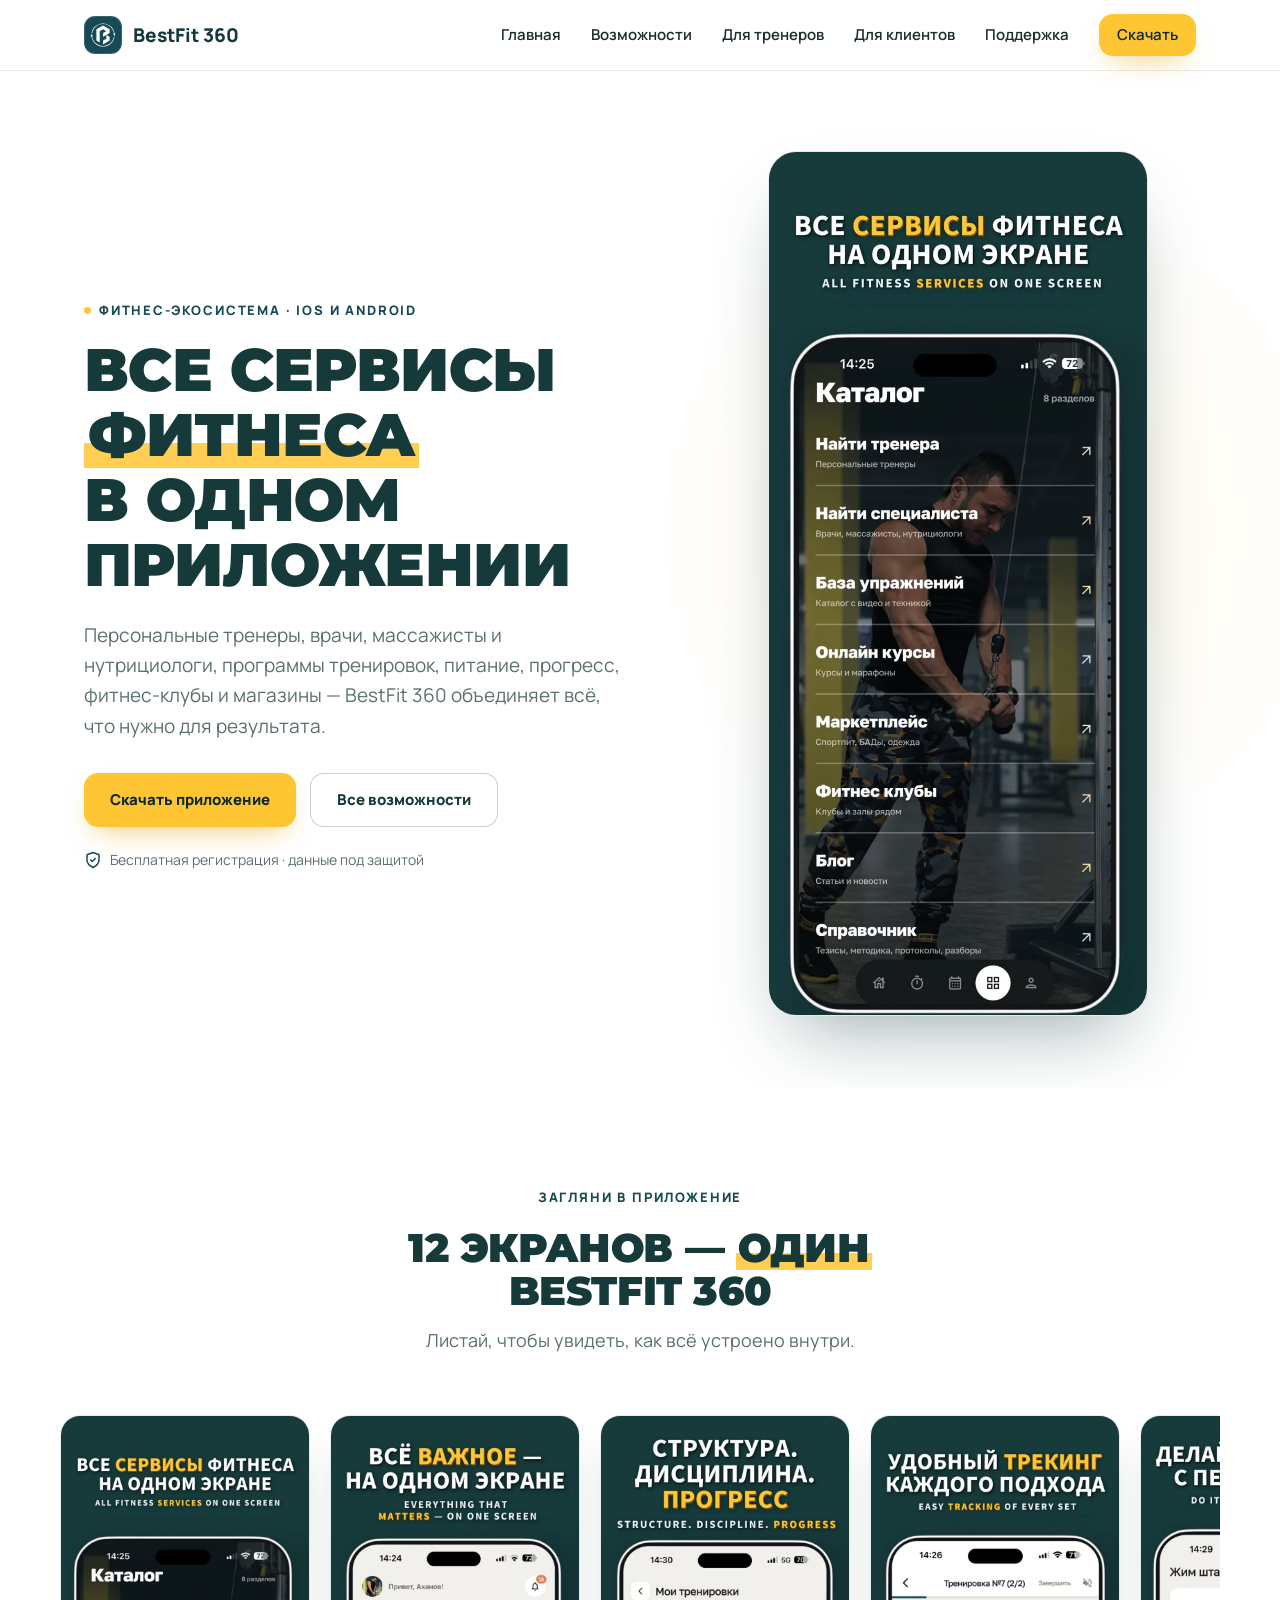
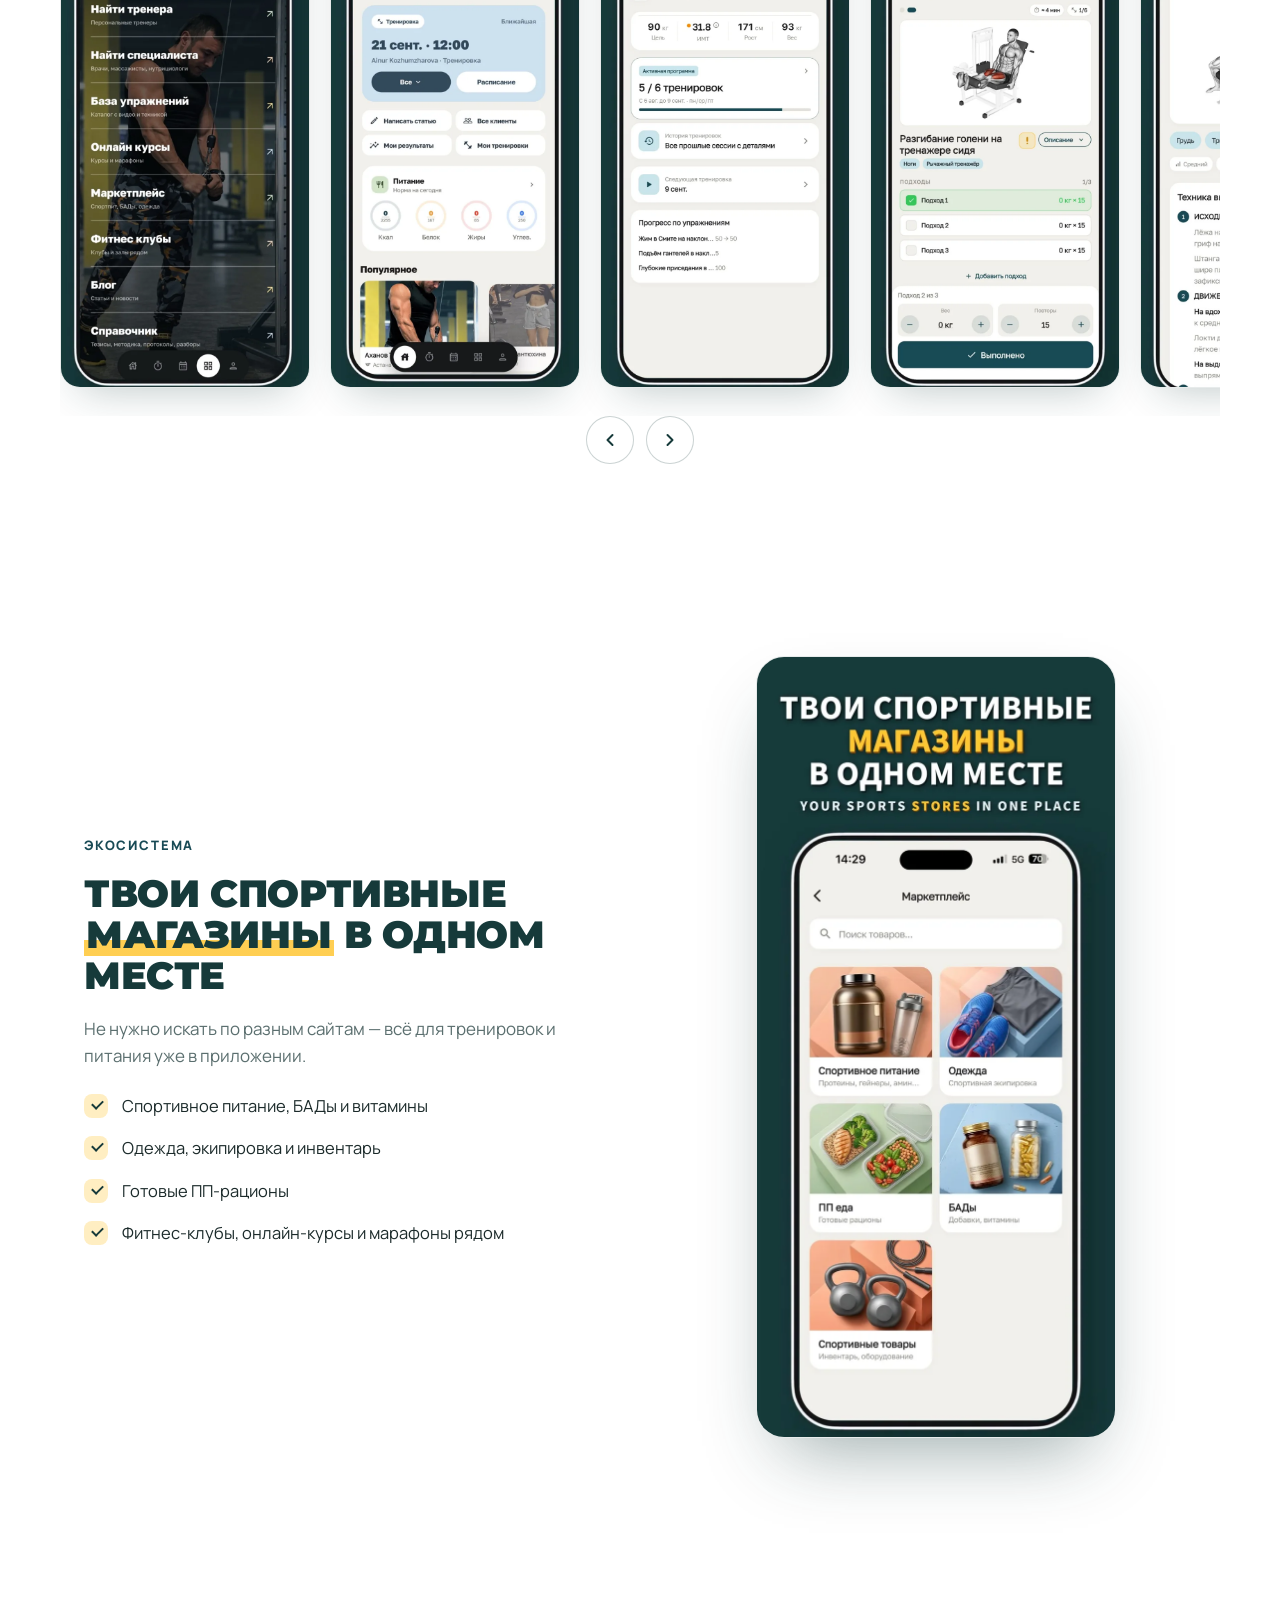
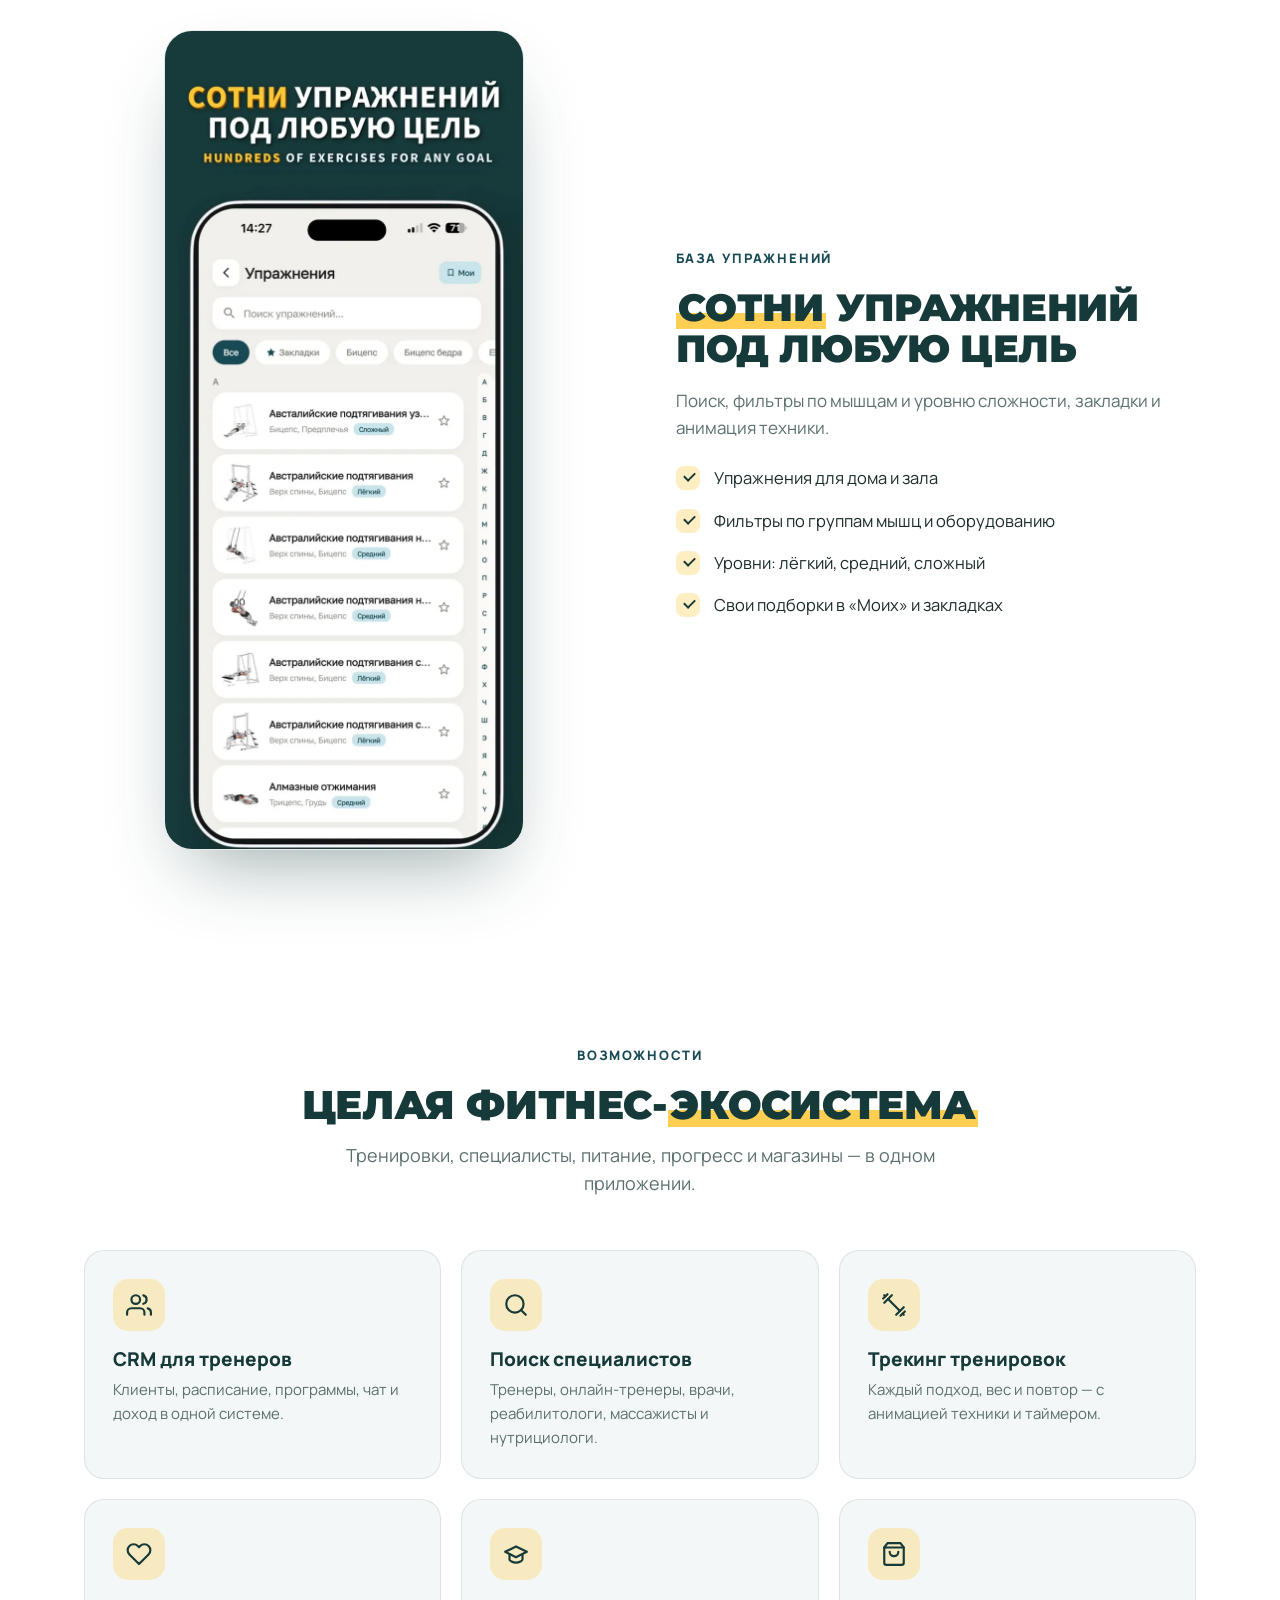
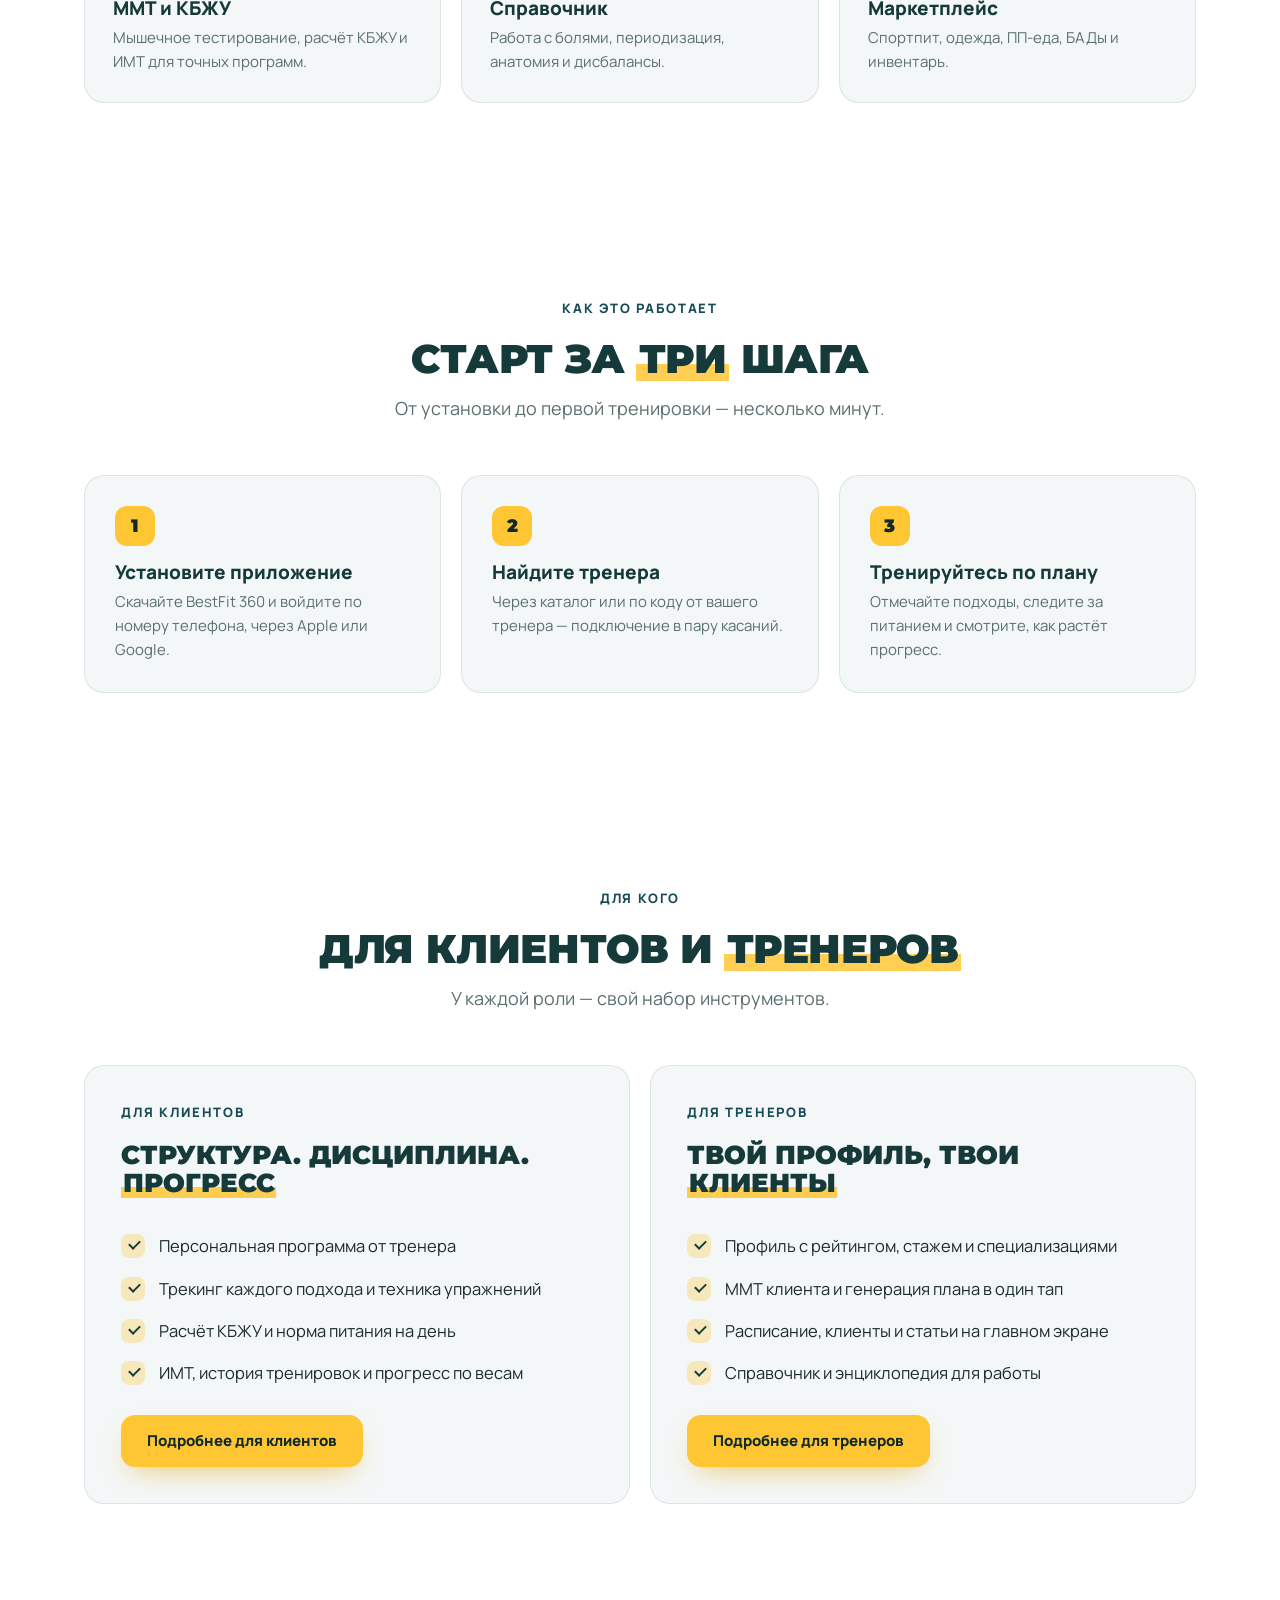
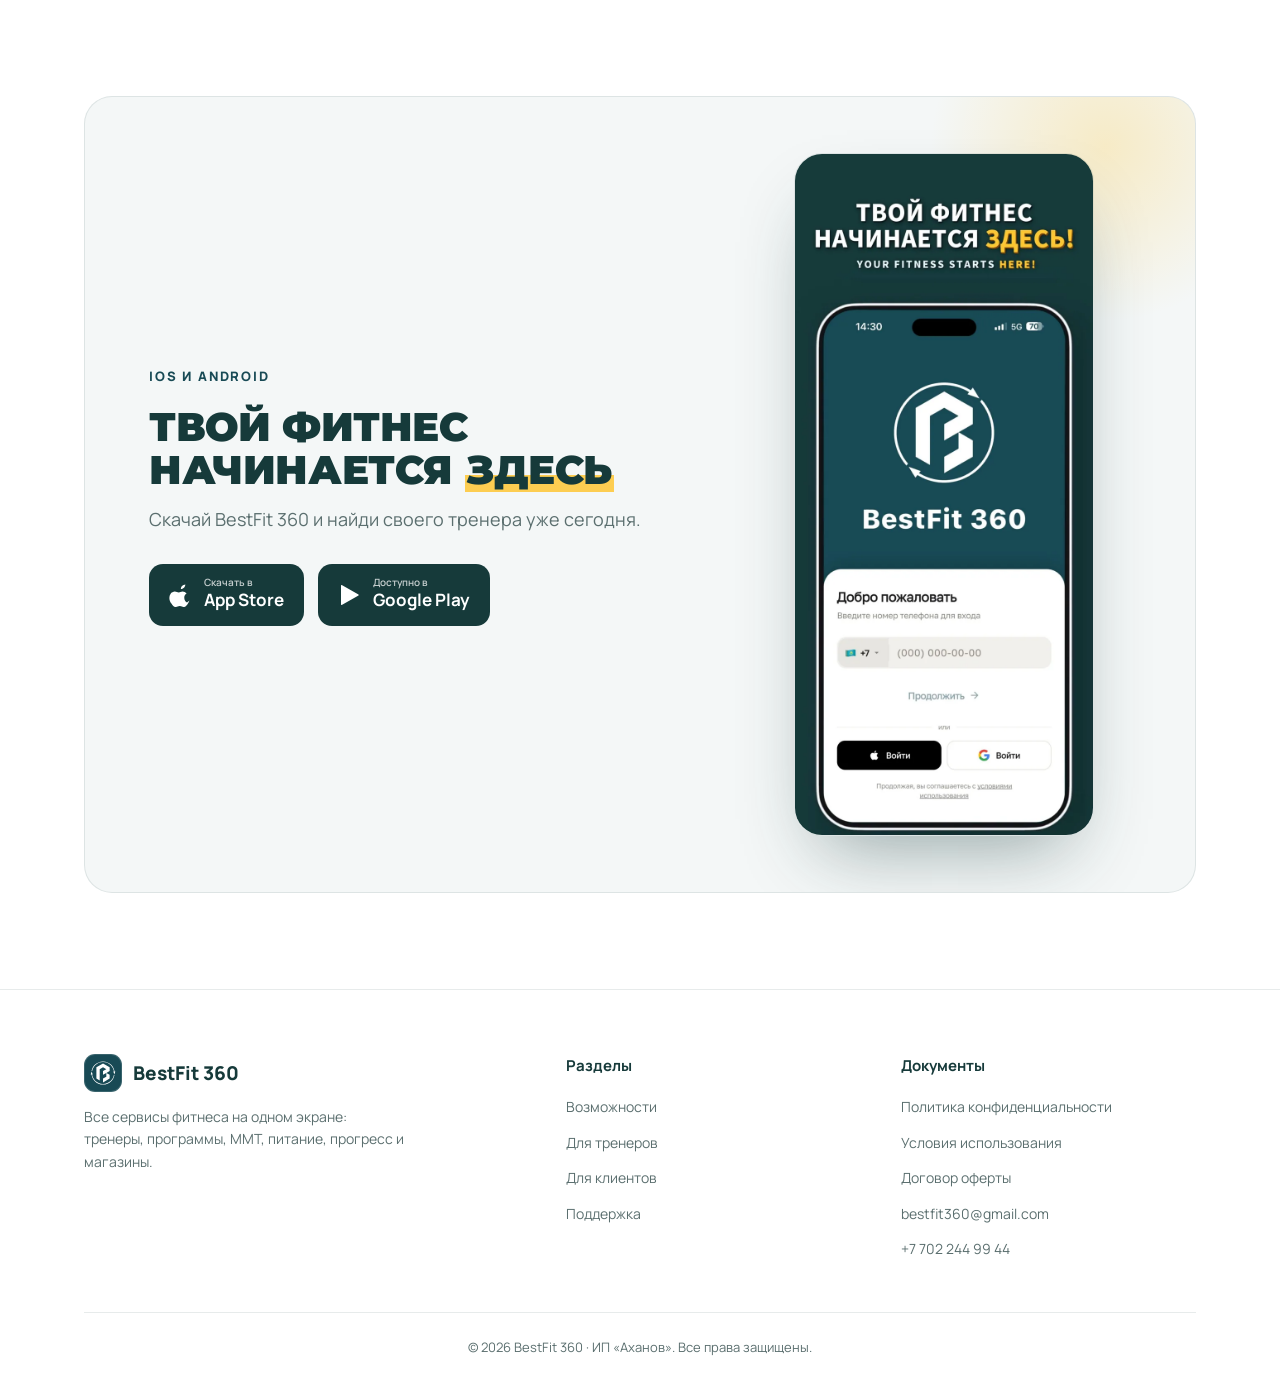
<file: index.html>
<!DOCTYPE html>
<html lang="ru">
<head>
  <meta charset="utf-8">
  <link rel="icon" type="image/svg+xml" href="assets/favicon.svg">
  <meta name="viewport" content="width=device-width, initial-scale=1">
  <meta name="theme-color" content="#FFFFFF">
  <title>BestFit 360 — все сервисы фитнеса на одном экране</title>
  <meta name="description" content="BestFit 360 — фитнес-экосистема: тренеры и специалисты, программы и трекинг тренировок, ММТ, КБЖУ, база упражнений, справочник и магазины в одном приложении.">
  <link rel="preconnect" href="https://fonts.googleapis.com">
  <link rel="preconnect" href="https://fonts.gstatic.com" crossorigin>
  <link href="https://fonts.googleapis.com/css2?family=Manrope:wght@400;500;600;700;800&family=Montserrat:wght@800;900&display=swap" rel="stylesheet">
  <link rel="stylesheet" href="styles.css">
</head>
<body>
  <header class="site-header">
    <div class="container nav">
      <a class="brand" href="index.html"><span class="logo"><img src="assets/logo-mark.svg" alt="BestFit 360" width="38" height="38"></span> BestFit 360</a>
      <button class="nav-toggle" aria-label="Меню" onclick="document.getElementById('nav').classList.toggle('open')">
        <svg width="26" height="26" viewBox="0 0 24 24" fill="none" stroke="currentColor" stroke-width="2"><line x1="3" y1="6" x2="21" y2="6"/><line x1="3" y1="12" x2="21" y2="12"/><line x1="3" y1="18" x2="21" y2="18"/></svg>
      </button>
      <ul class="nav-links" id="nav">
        <li><a href="index.html">Главная</a></li>
        <li><a href="features.html">Возможности</a></li>
        <li><a href="trainers.html">Для тренеров</a></li>
        <li><a href="clients.html">Для клиентов</a></li>
        <li><a href="support.html">Поддержка</a></li>
        <li><a class="btn btn-primary nav-cta" href="#download">Скачать</a></li>
      </ul>
    </div>
  </header>

  <section class="hero">
    <div class="container hero-grid">
      <div class="hero-copy reveal">
        <span class="eyebrow"><span class="dot"></span> Фитнес-экосистема · iOS и Android</span>
        <h1>Все сервисы <span class="hl">фитнеса</span> в&nbsp;одном приложении</h1>
        <p class="lead">Персональные тренеры, врачи, массажисты и нутрициологи, программы тренировок, питание, прогресс, фитнес-клубы и магазины — BestFit 360 объединяет всё, что нужно для результата.</p>
        <div class="hero-cta">
          <a class="btn btn-primary" href="#download">Скачать приложение</a>
          <a class="btn btn-ghost" href="features.html">Все возможности</a>
        </div>
        <div class="trust">
          <svg viewBox="0 0 24 24" fill="none" stroke="currentColor" stroke-width="2"><path d="M12 22s8-4 8-10V5l-8-3-8 3v7c0 6 8 10 8 10z"/><path d="m9 12 2 2 4-4"/></svg>
          Бесплатная регистрация · данные под защитой
        </div>
      </div>
      <div class="hero-media reveal">
        <div class="promo-wrap"><img class="promo" src="assets/promo/catalog.webp" alt="Все сервисы фитнеса на одном экране: каталог — тренеры, специалисты, упражнения, курсы, маркетплейс, клубы, блог и справочник" width="720" height="1644" fetchpriority="high"></div>
      </div>
    </div>
  </section>

  <section class="section alt">
    <div class="section-head reveal container">
      <span class="eyebrow">Загляни в приложение</span>
      <h2>12 экранов — <span class="hl">один</span> BestFit&nbsp;360</h2>
      <p>Листай, чтобы увидеть, как всё устроено внутри.</p>
    </div>
    <div class="gallery reveal">
      <div class="gallery-track" id="gallery" tabindex="0" aria-label="Экраны приложения BestFit 360">
        <img src="assets/promo/catalog.webp" alt="Все сервисы фитнеса на одном экране: каталог — тренеры, специалисты, упражнения, курсы, маркетплейс, клубы, блог и справочник" width="720" height="1644" loading="lazy" decoding="async">
        <img src="assets/promo/home.webp" alt="Всё важное на одном экране: главный экран с ближайшей тренировкой, быстрыми действиями и нормой питания" width="720" height="1642" loading="lazy" decoding="async">
        <img src="assets/promo/progress.webp" alt="Структура, дисциплина, прогресс: мои тренировки, ИМТ, активная программа и прогресс по упражнениям" width="720" height="1669" loading="lazy" decoding="async">
        <img src="assets/promo/tracking.webp" alt="Удобный трекинг каждого подхода: экран тренировки с весом, повторами и отметкой подходов" width="720" height="1646" loading="lazy" decoding="async">
        <img src="assets/promo/technique.webp" alt="Делай правильно с первого раза: карточка упражнения с анимацией и пошаговой техникой выполнения" width="720" height="1702" loading="lazy" decoding="async">
        <img src="assets/promo/exercises.webp" alt="Сотни упражнений под любую цель: база упражнений с поиском, фильтрами и уровнем сложности" width="720" height="1644" loading="lazy" decoding="async">
        <img src="assets/promo/macros.webp" alt="Точный баланс БЖУ без лишних расчётов: калькулятор КБЖУ по весу, росту, возрасту, активности и цели" width="720" height="1644" loading="lazy" decoding="async">
        <img src="assets/promo/mmt.webp" alt="Сначала оцени, потом тренируй: мануальное мышечное тестирование клиента и генерация плана" width="720" height="1665" loading="lazy" decoding="async">
        <img src="assets/promo/trainer-profile.webp" alt="Твой профиль, твои клиенты: профиль тренера с рейтингом, стажем, клиентами и специализациями" width="720" height="1714" loading="lazy" decoding="async">
        <img src="assets/promo/knowledge.webp" alt="Знания, которые работают: справочник и энциклопедия — работа с болями, периодизация, анатомия, дисбалансы" width="720" height="1646" loading="lazy" decoding="async">
        <img src="assets/promo/marketplace.webp" alt="Твои спортивные магазины в одном месте: маркетплейс — спортпит, одежда, ПП-еда, БАДы и инвентарь" width="720" height="1569" loading="lazy" decoding="async">
        <img src="assets/promo/start.webp" alt="Твой фитнес начинается здесь: экран входа в BestFit 360 по номеру телефона, Apple или Google" width="720" height="1646" loading="lazy" decoding="async">
      </div>
      <div class="gallery-nav">
        <button type="button" data-gallery="prev" aria-label="Назад"><svg viewBox="0 0 24 24" fill="none" stroke="currentColor" stroke-width="2.4"><polyline points="15 18 9 12 15 6"/></svg></button>
        <button type="button" data-gallery="next" aria-label="Вперёд"><svg viewBox="0 0 24 24" fill="none" stroke="currentColor" stroke-width="2.4"><polyline points="9 18 15 12 9 6"/></svg></button>
      </div>
    </div>
  </section>

  <section class="section">
    <div class="container split">
      <div class="split-copy reveal">
        <span class="eyebrow">Экосистема</span>
        <h2>Твои спортивные <span class="hl">магазины</span> в&nbsp;одном месте</h2>
        <p class="lead">Не нужно искать по разным сайтам — всё для тренировок и питания уже в приложении.</p>
        <ul class="feat-list">
          <li>Спортивное питание, БАДы и витамины</li>
          <li>Одежда, экипировка и инвентарь</li>
          <li>Готовые ПП-рационы</li>
          <li>Фитнес-клубы, онлайн-курсы и марафоны рядом</li>
        </ul>
      </div>
      <div class="split-media reveal">
        <div class="promo-wrap"><img class="promo" src="assets/promo/marketplace.webp" alt="Твои спортивные магазины в одном месте: маркетплейс — спортпит, одежда, ПП-еда, БАДы и инвентарь" width="720" height="1569" loading="lazy" decoding="async"></div>
      </div>
    </div>
  </section>

  <section class="section alt">
    <div class="container split reverse">
      <div class="split-copy reveal">
        <span class="eyebrow">База упражнений</span>
        <h2><span class="hl">Сотни</span> упражнений под любую цель</h2>
        <p class="lead">Поиск, фильтры по мышцам и уровню сложности, закладки и анимация техники.</p>
        <ul class="feat-list">
          <li>Упражнения для дома и зала</li>
          <li>Фильтры по группам мышц и оборудованию</li>
          <li>Уровни: лёгкий, средний, сложный</li>
          <li>Свои подборки в «Моих» и закладках</li>
        </ul>
      </div>
      <div class="split-media reveal">
        <div class="promo-wrap"><img class="promo" src="assets/promo/exercises.webp" alt="Сотни упражнений под любую цель: база упражнений с поиском, фильтрами и уровнем сложности" width="720" height="1644" loading="lazy" decoding="async"></div>
      </div>
    </div>
  </section>

  <section class="section">
    <div class="container">
      <div class="section-head reveal">
        <span class="eyebrow">Возможности</span>
        <h2>Целая фитнес-<span class="hl">экосистема</span></h2>
        <p>Тренировки, специалисты, питание, прогресс и магазины — в одном приложении.</p>
      </div>
      <div class="cards">
        <div class="card reveal"><div class="ico"><svg viewBox="0 0 24 24" fill="none" stroke="currentColor" stroke-width="2"><path d="M17 21v-2a4 4 0 0 0-4-4H5a4 4 0 0 0-4 4v2"/><circle cx="9" cy="7" r="4"/><path d="M23 21v-2a4 4 0 0 0-3-3.87"/><path d="M16 3.13a4 4 0 0 1 0 7.75"/></svg></div><h3>CRM для тренеров</h3><p>Клиенты, расписание, программы, чат и доход в одной системе.</p></div>
        <div class="card reveal"><div class="ico"><svg viewBox="0 0 24 24" fill="none" stroke="currentColor" stroke-width="2"><circle cx="11" cy="11" r="8"/><line x1="21" y1="21" x2="16.65" y2="16.65"/></svg></div><h3>Поиск специалистов</h3><p>Тренеры, онлайн-тренеры, врачи, реабилитологи, массажисты и нутрициологи.</p></div>
        <div class="card reveal"><div class="ico"><svg viewBox="0 0 24 24" fill="none" stroke="currentColor" stroke-width="2"><path d="m6.5 6.5 11 11"/><path d="m21 21-1-1"/><path d="m3 3 1 1"/><path d="m18 22 4-4"/><path d="m2 6 4-4"/><path d="m3 10 7-7"/><path d="m14 21 7-7"/></svg></div><h3>Трекинг тренировок</h3><p>Каждый подход, вес и повтор — с анимацией техники и таймером.</p></div>
        <div class="card reveal"><div class="ico"><svg viewBox="0 0 24 24" fill="none" stroke="currentColor" stroke-width="2"><path d="M20.84 4.61a5.5 5.5 0 0 0-7.78 0L12 5.67l-1.06-1.06a5.5 5.5 0 1 0-7.78 7.78L12 21.23l8.84-8.84a5.5 5.5 0 0 0 0-7.78z"/></svg></div><h3>ММТ и КБЖУ</h3><p>Мышечное тестирование, расчёт КБЖУ и ИМТ для точных программ.</p></div>
        <div class="card reveal"><div class="ico"><svg viewBox="0 0 24 24" fill="none" stroke="currentColor" stroke-width="2"><path d="M22 10 12 5 2 10l10 5 10-5z"/><path d="M6 12v5c0 1 3 3 6 3s6-2 6-3v-5"/></svg></div><h3>Справочник</h3><p>Работа с болями, периодизация, анатомия и дисбалансы.</p></div>
        <div class="card reveal"><div class="ico"><svg viewBox="0 0 24 24" fill="none" stroke="currentColor" stroke-width="2"><path d="M6 2 3 6v14a2 2 0 0 0 2 2h14a2 2 0 0 0 2-2V6l-3-4z"/><line x1="3" y1="6" x2="21" y2="6"/><path d="M16 10a4 4 0 0 1-8 0"/></svg></div><h3>Маркетплейс</h3><p>Спортпит, одежда, ПП-еда, БАДы и инвентарь.</p></div>
      </div>
    </div>
  </section>

  <section class="section alt">
    <div class="container">
      <div class="section-head reveal">
        <span class="eyebrow">Как это работает</span>
        <h2>Старт за <span class="hl">три</span> шага</h2>
        <p>От установки до первой тренировки — несколько минут.</p>
      </div>
      <div class="steps">
        <div class="step reveal"><div class="num">1</div><h3>Установите приложение</h3><p>Скачайте BestFit 360 и войдите по номеру телефона, через Apple или Google.</p></div>
        <div class="step reveal"><div class="num">2</div><h3>Найдите тренера</h3><p>Через каталог или по коду от вашего тренера — подключение в пару касаний.</p></div>
        <div class="step reveal"><div class="num">3</div><h3>Тренируйтесь по плану</h3><p>Отмечайте подходы, следите за питанием и смотрите, как растёт прогресс.</p></div>
      </div>
    </div>
  </section>

  <section class="section">
    <div class="container">
      <div class="section-head reveal">
        <span class="eyebrow">Для кого</span>
        <h2>Для клиентов и&nbsp;<span class="hl">тренеров</span></h2>
        <p>У каждой роли — свой набор инструментов.</p>
      </div>
      <div class="cards two">
        <div class="card role-card reveal">
          <span class="eyebrow">Для клиентов</span>
          <h3>Структура. Дисциплина. <span class="hl">Прогресс</span></h3>
          <ul class="feat-list">
            <li>Персональная программа от тренера</li>
            <li>Трекинг каждого подхода и техника упражнений</li>
            <li>Расчёт КБЖУ и норма питания на день</li>
            <li>ИМТ, история тренировок и прогресс по весам</li>
          </ul>
          <a class="btn btn-primary" href="clients.html">Подробнее для клиентов</a>
        </div>
        <div class="card role-card reveal">
          <span class="eyebrow">Для тренеров</span>
          <h3>Твой профиль, твои <span class="hl">клиенты</span></h3>
          <ul class="feat-list">
            <li>Профиль с рейтингом, стажем и специализациями</li>
            <li>ММТ клиента и генерация плана в один тап</li>
            <li>Расписание, клиенты и статьи на главном экране</li>
            <li>Справочник и энциклопедия для работы</li>
          </ul>
          <a class="btn btn-primary" href="trainers.html">Подробнее для тренеров</a>
        </div>
      </div>
    </div>
  </section>

  <section class="section" id="download">
    <div class="container">
      <div class="cta-band cta-split reveal">
        <div>
          <span class="eyebrow">iOS и Android</span>
          <h2>Твой фитнес начинается <span class="hl">здесь</span></h2>
          <p>Скачай BestFit 360 и&nbsp;найди своего тренера уже сегодня.</p>
          <div class="stores">
          <a class="store-badge" href="https://apps.apple.com/kz/app/bestfit-360-%D1%84%D0%B8%D1%82%D0%BD%D0%B5%D1%81-%D1%8D%D0%BA%D0%BE%D1%81%D0%B8%D1%81%D1%82%D0%B5%D0%BC%D0%B0/id6765931857" target="_blank" rel="noopener" aria-label="Скачать BestFit 360 в App Store">
            <svg viewBox="0 0 24 24" fill="currentColor"><path d="M16.365 1.43c0 1.14-.42 2.2-1.12 2.98-.84.94-2.2 1.66-3.34 1.57-.14-1.12.42-2.3 1.1-3.02.78-.84 2.16-1.48 3.36-1.53zM20.5 17.5c-.55 1.27-.82 1.84-1.53 2.97-1 1.57-2.4 3.53-4.14 3.54-1.55.02-1.95-1.01-4.05-1-2.1.01-2.54 1.02-4.1 1-1.74-.01-3.07-1.78-4.07-3.35C-.02 18.13-.27 13.4 1.5 10.9c1.06-1.5 2.74-2.38 4.32-2.38 1.6 0 2.61 1.02 3.94 1.02 1.29 0 2.07-1.02 3.92-1.02 1.4 0 2.88.76 3.94 2.08-3.46 1.9-2.9 6.84.38 8.9z"/></svg>
            <span><small>Скачать в</small><b>App Store</b></span>
          </a>
          <a class="store-badge" href="https://play.google.com/store/apps/details?id=com.bestfit360.app" target="_blank" rel="noopener" aria-label="Скачать BestFit 360 в Google Play">
            <svg viewBox="0 0 24 24" fill="currentColor"><path d="M3 2.5c0-.38.42-.62.74-.42L20.5 11.6c.3.18.3.62 0 .8L3.74 21.92c-.32.2-.74-.04-.74-.42z"/></svg>
            <span><small>Доступно в</small><b>Google Play</b></span>
          </a>
        </div>
        </div>
        <div class="promo-wrap"><img class="promo" src="assets/promo/start.webp" alt="Твой фитнес начинается здесь: экран входа в BestFit 360 по номеру телефона, Apple или Google" width="720" height="1646" loading="lazy" decoding="async"></div>
      </div>
    </div>
  </section>

  <footer class="site-footer">
    <div class="container">
      <div class="footer-grid">
        <div>
          <div class="footer-brand"><span class="logo"><img src="assets/logo-mark.svg" alt="BestFit 360" width="38" height="38"></span> BestFit 360</div>
          <p style="margin:0;max-width:320px;font-size:14px;">Все сервисы фитнеса на одном экране: тренеры, программы, ММТ, питание, прогресс и магазины.</p>
        </div>
        <div>
          <h4>Разделы</h4>
          <ul>
            <li><a href="features.html">Возможности</a></li>
            <li><a href="trainers.html">Для тренеров</a></li>
            <li><a href="clients.html">Для клиентов</a></li>
            <li><a href="support.html">Поддержка</a></li>
          </ul>
        </div>
        <div>
          <h4>Документы</h4>
          <ul>
            <li><a href="privacy.html">Политика конфиденциальности</a></li>
            <li><a href="terms.html">Условия использования</a></li>
            <li><a href="offer.html">Договор оферты</a></li>
            <li><a href="mailto:bestfit360@gmail.com">bestfit360@gmail.com</a></li>
            <li><a href="tel:+77022449944">+7 702 244 99 44</a></li>
          </ul>
        </div>
      </div>
      <div class="footer-bottom">© 2026 BestFit 360 · ИП «Аханов». Все права защищены.</div>
    </div>
  </footer>

  <script>
    (function () {
      var els = document.querySelectorAll('.reveal');
      if (!('IntersectionObserver' in window)) { els.forEach(function (e) { e.classList.add('in'); }); return; }
      var io = new IntersectionObserver(function (entries) {
        entries.forEach(function (en) { if (en.isIntersecting) { en.target.classList.add('in'); io.unobserve(en.target); } });
      }, { threshold: 0.12 });
      els.forEach(function (e) { io.observe(e); });
    })();
  </script>
  <script>
    (function () {
      var track = document.getElementById('gallery');
      if (!track) return;
      function step() { var img = track.querySelector('img'); return img ? img.getBoundingClientRect().width + 20 : 270; }
      document.querySelectorAll('[data-gallery]').forEach(function (b) {
        b.addEventListener('click', function () {
          track.scrollBy({ left: step() * (b.dataset.gallery === 'next' ? 2 : -2), behavior: 'smooth' });
        });
      });
    })();
  </script>
</body>
</html>
</file>
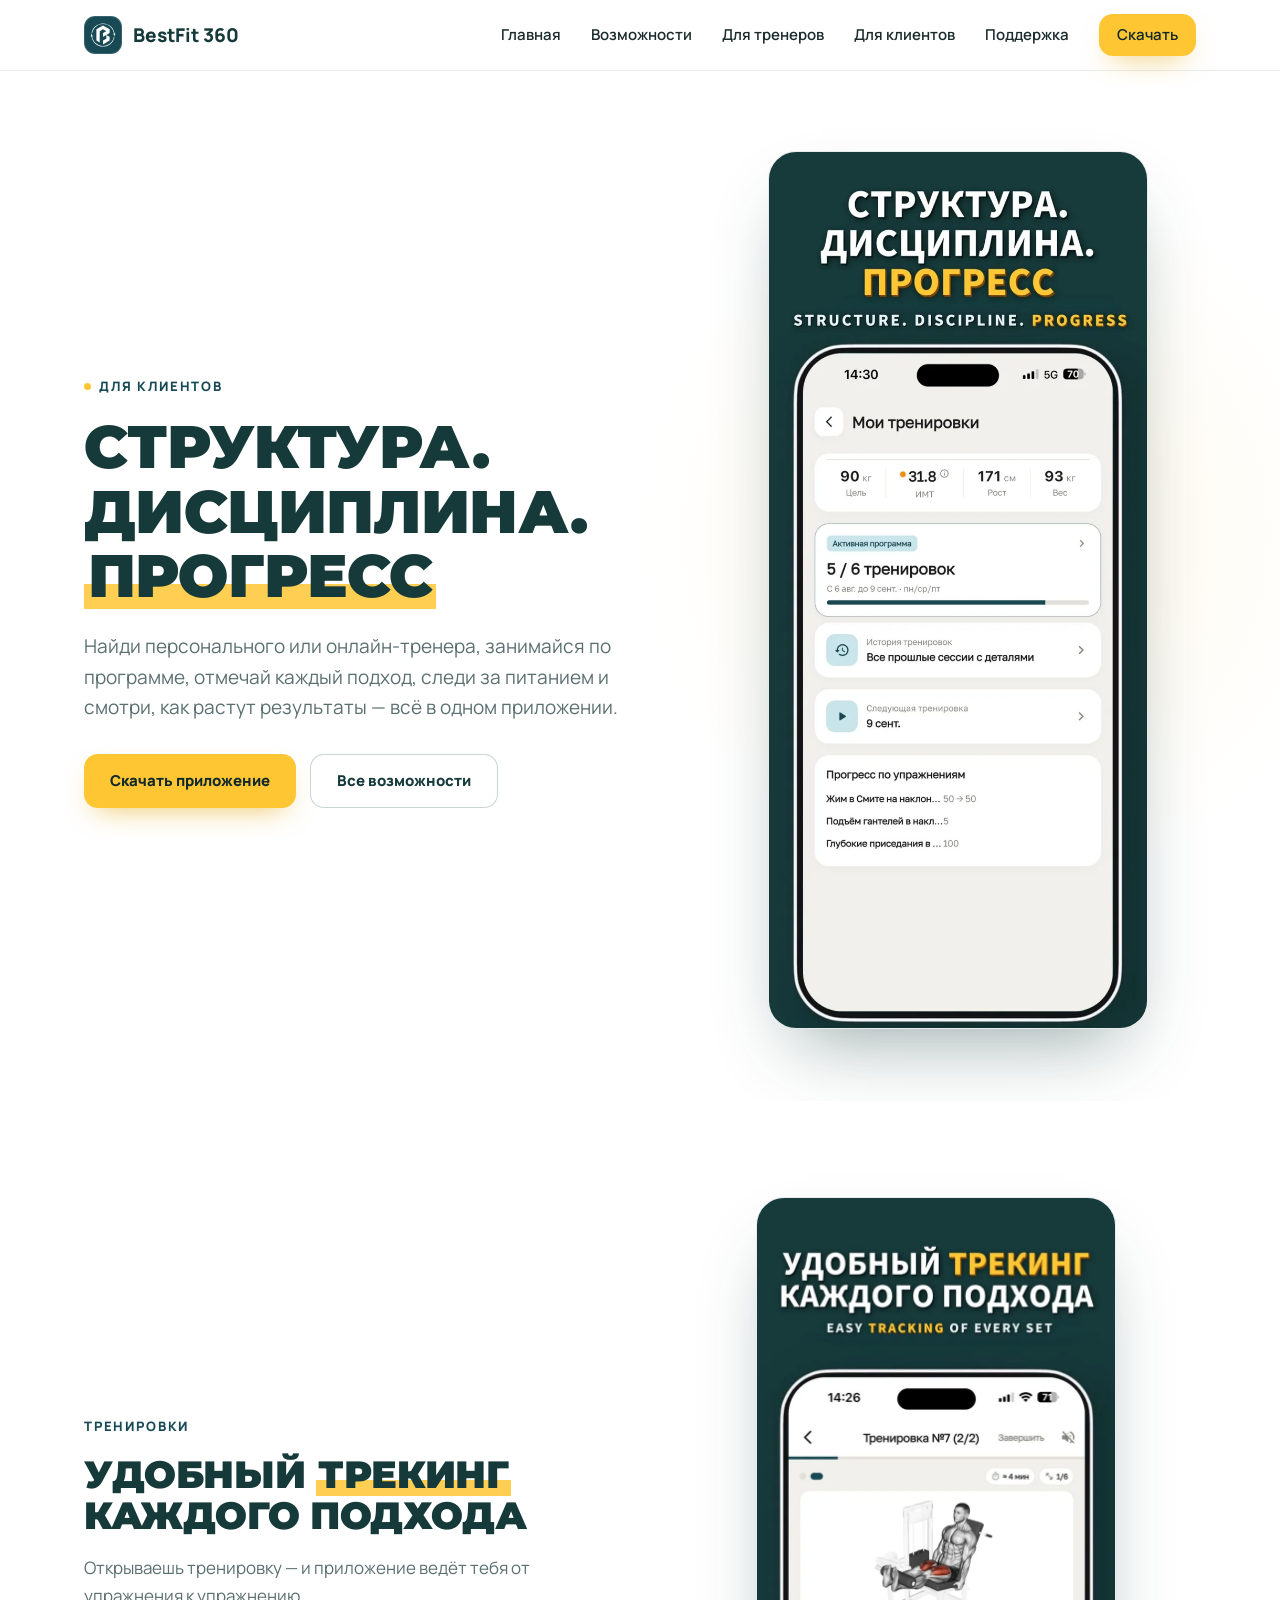
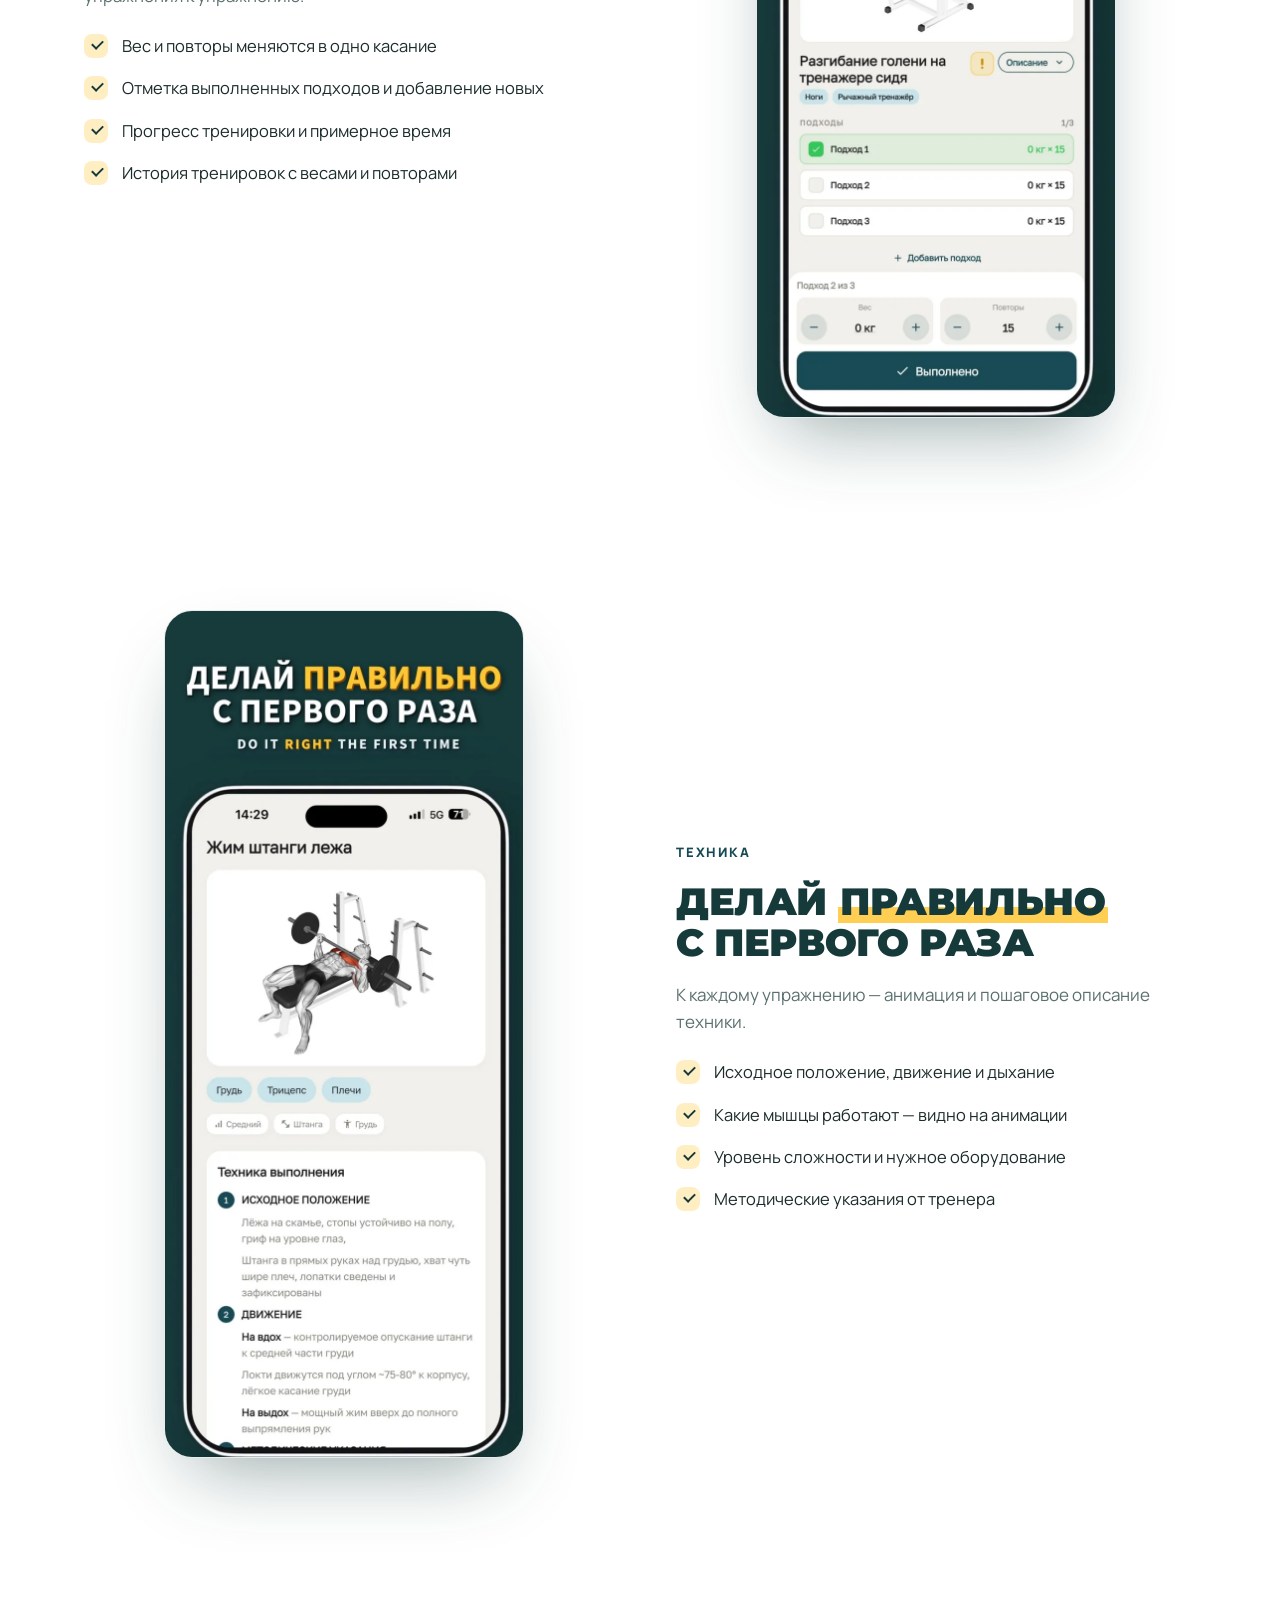
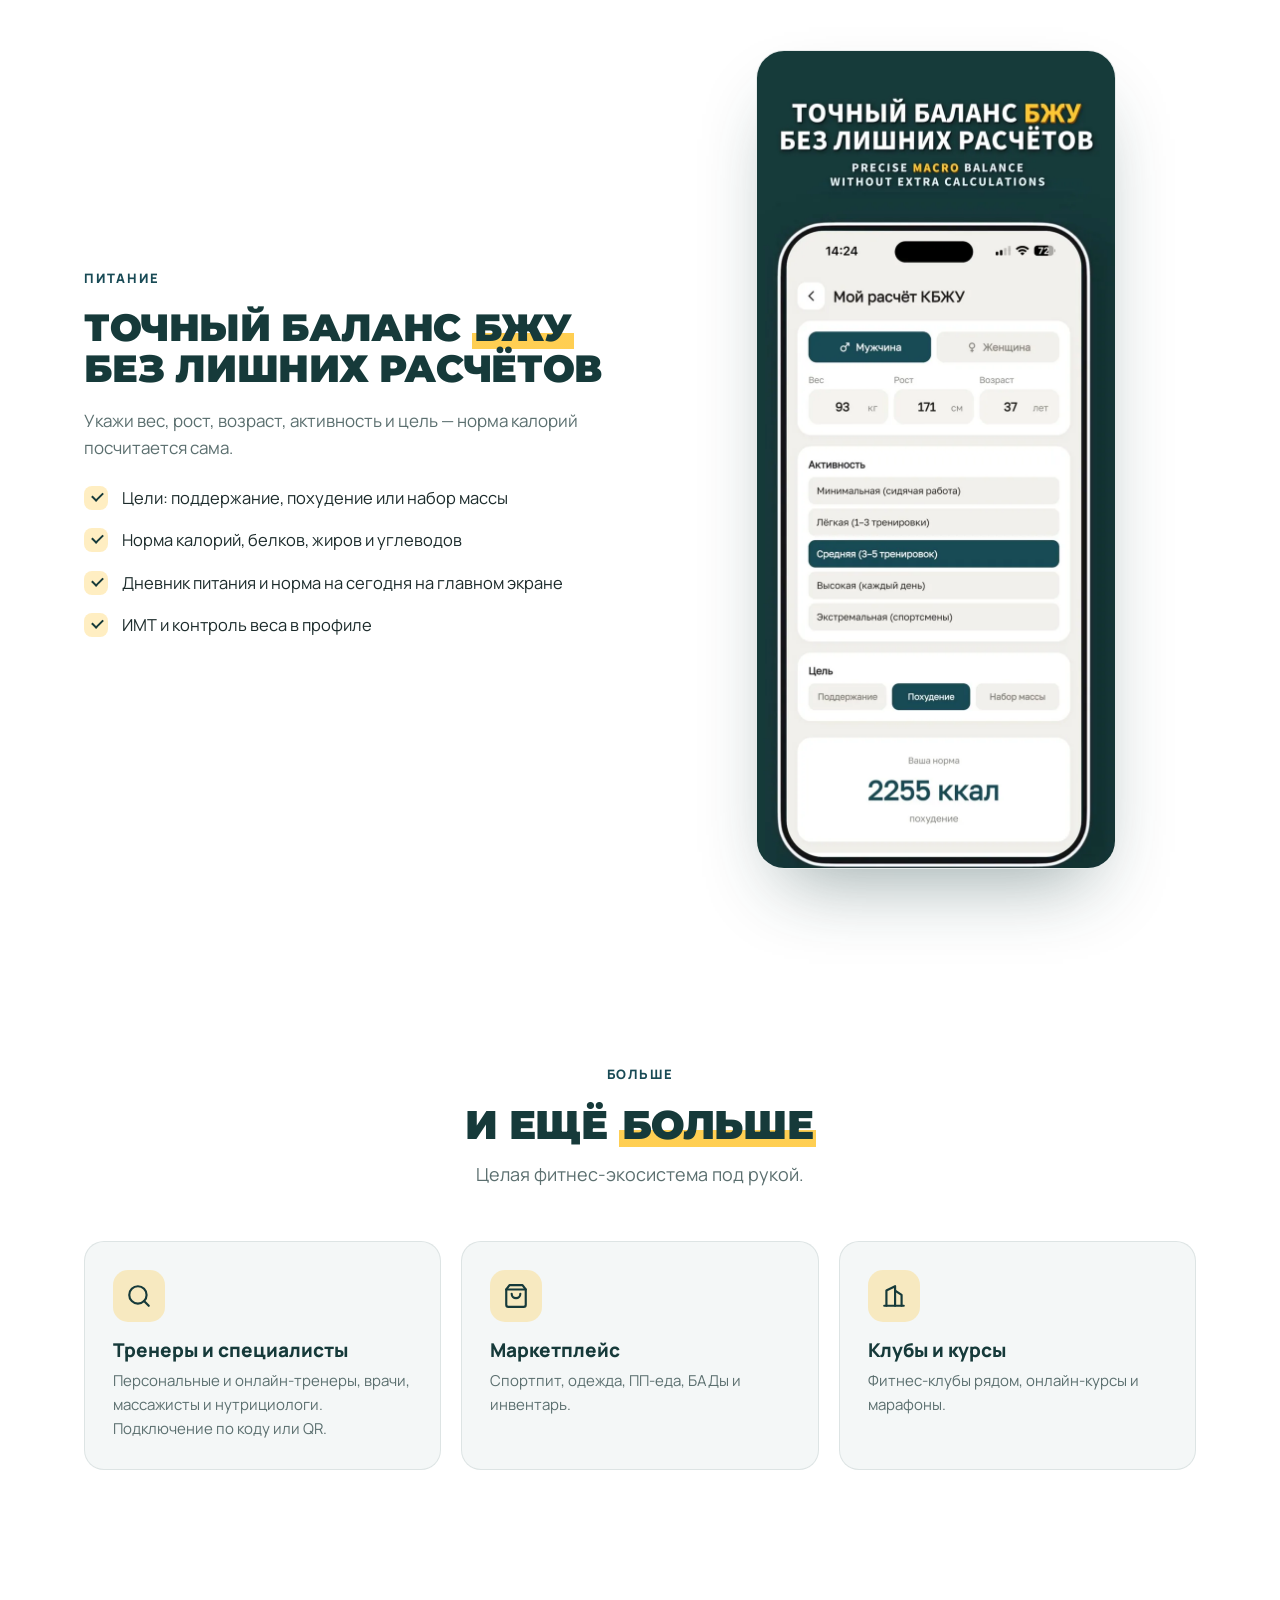
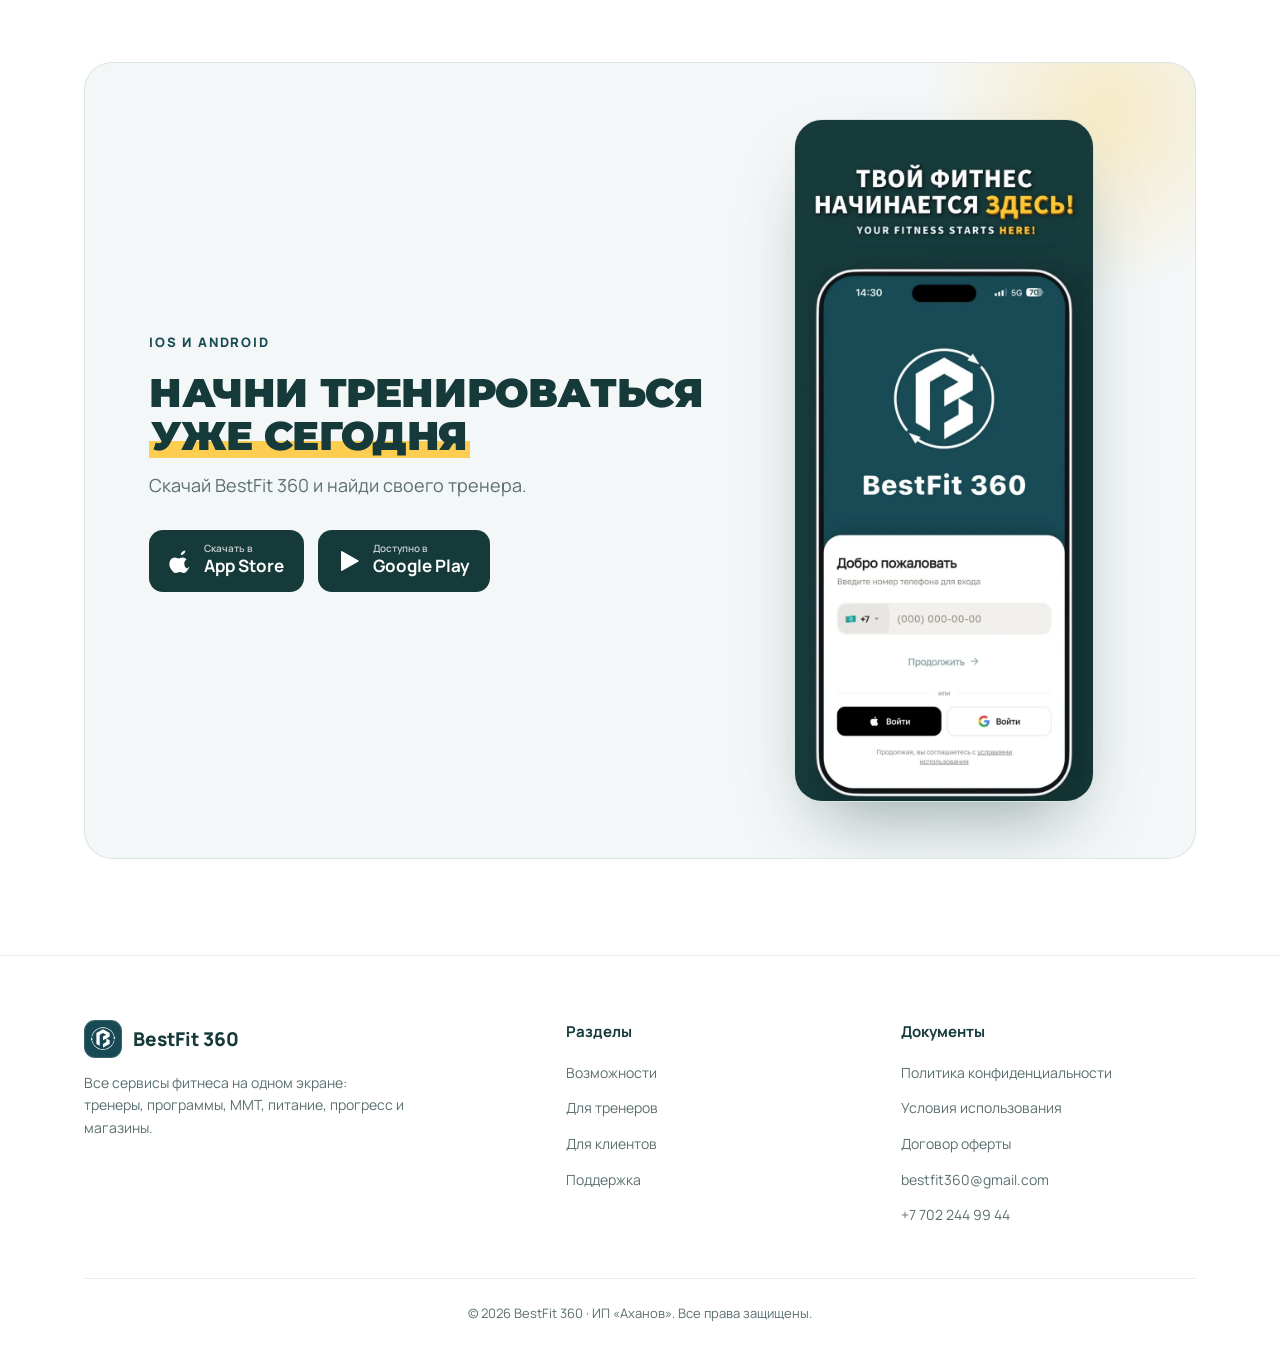
<file: clients.html>
<!DOCTYPE html>
<html lang="ru">
<head>
  <meta charset="utf-8">
  <link rel="icon" type="image/svg+xml" href="assets/favicon.svg">
  <meta name="viewport" content="width=device-width, initial-scale=1">
  <meta name="theme-color" content="#FFFFFF">
  <title>Для клиентов — BestFit 360</title>
  <meta name="description" content="BestFit 360 для клиентов: персональные программы, трекинг подходов, техника упражнений, расчёт КБЖУ и прогресс.">
  <link rel="preconnect" href="https://fonts.googleapis.com">
  <link rel="preconnect" href="https://fonts.gstatic.com" crossorigin>
  <link href="https://fonts.googleapis.com/css2?family=Manrope:wght@400;500;600;700;800&family=Montserrat:wght@800;900&display=swap" rel="stylesheet">
  <link rel="stylesheet" href="styles.css">
</head>
<body>
  <header class="site-header">
    <div class="container nav">
      <a class="brand" href="index.html"><span class="logo"><img src="assets/logo-mark.svg" alt="BestFit 360" width="38" height="38"></span> BestFit 360</a>
      <button class="nav-toggle" aria-label="Меню" onclick="document.getElementById('nav').classList.toggle('open')">
        <svg width="26" height="26" viewBox="0 0 24 24" fill="none" stroke="currentColor" stroke-width="2"><line x1="3" y1="6" x2="21" y2="6"/><line x1="3" y1="12" x2="21" y2="12"/><line x1="3" y1="18" x2="21" y2="18"/></svg>
      </button>
      <ul class="nav-links" id="nav">
        <li><a href="index.html">Главная</a></li>
        <li><a href="features.html">Возможности</a></li>
        <li><a href="trainers.html">Для тренеров</a></li>
        <li><a href="clients.html">Для клиентов</a></li>
        <li><a href="support.html">Поддержка</a></li>
        <li><a class="btn btn-primary nav-cta" href="index.html#download">Скачать</a></li>
      </ul>
    </div>
  </header>

  <section class="hero">
    <div class="container hero-grid">
      <div class="hero-copy reveal">
        <span class="eyebrow"><span class="dot"></span> Для клиентов</span>
        <h1>Структура. Дисциплина. <span class="hl">Прогресс</span></h1>
        <p class="lead">Найди персонального или онлайн-тренера, занимайся по программе, отмечай каждый подход, следи за питанием и смотри, как растут результаты — всё в одном приложении.</p>
        <div class="hero-cta">
          <a class="btn btn-primary" href="index.html#download">Скачать приложение</a>
          <a class="btn btn-ghost" href="features.html">Все возможности</a>
        </div>
      </div>
      <div class="hero-media reveal">
        <div class="promo-wrap"><img class="promo" src="assets/promo/progress.webp" alt="Структура, дисциплина, прогресс: мои тренировки, ИМТ, активная программа и прогресс по упражнениям" width="720" height="1669" fetchpriority="high"></div>
      </div>
    </div>
  </section>

  <section class="section alt">
    <div class="container split">
      <div class="split-copy reveal">
        <span class="eyebrow">Тренировки</span>
        <h2>Удобный <span class="hl">трекинг</span> каждого подхода</h2>
        <p class="lead">Открываешь тренировку — и приложение ведёт тебя от упражнения к упражнению.</p>
        <ul class="feat-list">
          <li>Вес и повторы меняются в одно касание</li>
          <li>Отметка выполненных подходов и добавление новых</li>
          <li>Прогресс тренировки и примерное время</li>
          <li>История тренировок с весами и повторами</li>
        </ul>
      </div>
      <div class="split-media reveal">
        <div class="promo-wrap"><img class="promo" src="assets/promo/tracking.webp" alt="Удобный трекинг каждого подхода: экран тренировки с весом, повторами и отметкой подходов" width="720" height="1646" loading="lazy" decoding="async"></div>
      </div>
    </div>
  </section>

  <section class="section">
    <div class="container split reverse">
      <div class="split-copy reveal">
        <span class="eyebrow">Техника</span>
        <h2>Делай <span class="hl">правильно</span> с&nbsp;первого раза</h2>
        <p class="lead">К каждому упражнению — анимация и пошаговое описание техники.</p>
        <ul class="feat-list">
          <li>Исходное положение, движение и дыхание</li>
          <li>Какие мышцы работают — видно на анимации</li>
          <li>Уровень сложности и нужное оборудование</li>
          <li>Методические указания от тренера</li>
        </ul>
      </div>
      <div class="split-media reveal">
        <div class="promo-wrap"><img class="promo" src="assets/promo/technique.webp" alt="Делай правильно с первого раза: карточка упражнения с анимацией и пошаговой техникой выполнения" width="720" height="1702" loading="lazy" decoding="async"></div>
      </div>
    </div>
  </section>

  <section class="section alt">
    <div class="container split">
      <div class="split-copy reveal">
        <span class="eyebrow">Питание</span>
        <h2>Точный баланс <span class="hl">БЖУ</span> без&nbsp;лишних расчётов</h2>
        <p class="lead">Укажи вес, рост, возраст, активность и цель — норма калорий посчитается сама.</p>
        <ul class="feat-list">
          <li>Цели: поддержание, похудение или набор массы</li>
          <li>Норма калорий, белков, жиров и углеводов</li>
          <li>Дневник питания и норма на сегодня на главном экране</li>
          <li>ИМТ и контроль веса в профиле</li>
        </ul>
      </div>
      <div class="split-media reveal">
        <div class="promo-wrap"><img class="promo" src="assets/promo/macros.webp" alt="Точный баланс БЖУ без лишних расчётов: калькулятор КБЖУ по весу, росту, возрасту, активности и цели" width="720" height="1644" loading="lazy" decoding="async"></div>
      </div>
    </div>
  </section>

  <section class="section">
    <div class="container">
      <div class="section-head reveal">
        <span class="eyebrow">Больше</span>
        <h2>И ещё <span class="hl">больше</span></h2>
        <p>Целая фитнес-экосистема под рукой.</p>
      </div>
      <div class="cards">
        <div class="card reveal"><div class="ico"><svg viewBox="0 0 24 24" fill="none" stroke="currentColor" stroke-width="2"><circle cx="11" cy="11" r="8"/><line x1="21" y1="21" x2="16.65" y2="16.65"/></svg></div><h3>Тренеры и специалисты</h3><p>Персональные и онлайн-тренеры, врачи, массажисты и нутрициологи. Подключение по коду или QR.</p></div>
        <div class="card reveal"><div class="ico"><svg viewBox="0 0 24 24" fill="none" stroke="currentColor" stroke-width="2"><path d="M6 2 3 6v14a2 2 0 0 0 2 2h14a2 2 0 0 0 2-2V6l-3-4z"/><line x1="3" y1="6" x2="21" y2="6"/><path d="M16 10a4 4 0 0 1-8 0"/></svg></div><h3>Маркетплейс</h3><p>Спортпит, одежда, ПП-еда, БАДы и инвентарь.</p></div>
        <div class="card reveal"><div class="ico"><svg viewBox="0 0 24 24" fill="none" stroke="currentColor" stroke-width="2"><path d="M3 21h18"/><path d="M5 21V7l8-4v18"/><path d="M19 21V11l-6-4"/></svg></div><h3>Клубы и курсы</h3><p>Фитнес-клубы рядом, онлайн-курсы и марафоны.</p></div>
      </div>
    </div>
  </section>

  <section class="section">
    <div class="container">
      <div class="cta-band cta-split reveal">
        <div>
          <span class="eyebrow">iOS и Android</span>
          <h2>Начни тренироваться <span class="hl">уже сегодня</span></h2>
          <p>Скачай BestFit 360 и&nbsp;найди своего тренера.</p>
          <div class="stores">
          <a class="store-badge" href="https://apps.apple.com/kz/app/bestfit-360-%D1%84%D0%B8%D1%82%D0%BD%D0%B5%D1%81-%D1%8D%D0%BA%D0%BE%D1%81%D0%B8%D1%81%D1%82%D0%B5%D0%BC%D0%B0/id6765931857" target="_blank" rel="noopener" aria-label="Скачать BestFit 360 в App Store">
            <svg viewBox="0 0 24 24" fill="currentColor"><path d="M16.365 1.43c0 1.14-.42 2.2-1.12 2.98-.84.94-2.2 1.66-3.34 1.57-.14-1.12.42-2.3 1.1-3.02.78-.84 2.16-1.48 3.36-1.53zM20.5 17.5c-.55 1.27-.82 1.84-1.53 2.97-1 1.57-2.4 3.53-4.14 3.54-1.55.02-1.95-1.01-4.05-1-2.1.01-2.54 1.02-4.1 1-1.74-.01-3.07-1.78-4.07-3.35C-.02 18.13-.27 13.4 1.5 10.9c1.06-1.5 2.74-2.38 4.32-2.38 1.6 0 2.61 1.02 3.94 1.02 1.29 0 2.07-1.02 3.92-1.02 1.4 0 2.88.76 3.94 2.08-3.46 1.9-2.9 6.84.38 8.9z"/></svg>
            <span><small>Скачать в</small><b>App Store</b></span>
          </a>
          <a class="store-badge" href="https://play.google.com/store/apps/details?id=com.bestfit360.app" target="_blank" rel="noopener" aria-label="Скачать BestFit 360 в Google Play">
            <svg viewBox="0 0 24 24" fill="currentColor"><path d="M3 2.5c0-.38.42-.62.74-.42L20.5 11.6c.3.18.3.62 0 .8L3.74 21.92c-.32.2-.74-.04-.74-.42z"/></svg>
            <span><small>Доступно в</small><b>Google Play</b></span>
          </a>
        </div>
        </div>
        <div class="promo-wrap"><img class="promo" src="assets/promo/start.webp" alt="Твой фитнес начинается здесь: экран входа в BestFit 360 по номеру телефона, Apple или Google" width="720" height="1646" loading="lazy" decoding="async"></div>
      </div>
    </div>
  </section>

  <footer class="site-footer">
    <div class="container">
      <div class="footer-grid">
        <div>
          <div class="footer-brand"><span class="logo"><img src="assets/logo-mark.svg" alt="BestFit 360" width="38" height="38"></span> BestFit 360</div>
          <p style="margin:0;max-width:320px;font-size:14px;">Все сервисы фитнеса на одном экране: тренеры, программы, ММТ, питание, прогресс и магазины.</p>
        </div>
        <div>
          <h4>Разделы</h4>
          <ul>
            <li><a href="features.html">Возможности</a></li>
            <li><a href="trainers.html">Для тренеров</a></li>
            <li><a href="clients.html">Для клиентов</a></li>
            <li><a href="support.html">Поддержка</a></li>
          </ul>
        </div>
        <div>
          <h4>Документы</h4>
          <ul>
            <li><a href="privacy.html">Политика конфиденциальности</a></li>
            <li><a href="terms.html">Условия использования</a></li>
            <li><a href="offer.html">Договор оферты</a></li>
            <li><a href="mailto:bestfit360@gmail.com">bestfit360@gmail.com</a></li>
            <li><a href="tel:+77022449944">+7 702 244 99 44</a></li>
          </ul>
        </div>
      </div>
      <div class="footer-bottom">© 2026 BestFit 360 · ИП «Аханов». Все права защищены.</div>
    </div>
  </footer>

  <script>
    (function () {
      var els = document.querySelectorAll('.reveal');
      if (!('IntersectionObserver' in window)) { els.forEach(function (e) { e.classList.add('in'); }); return; }
      var io = new IntersectionObserver(function (entries) {
        entries.forEach(function (en) { if (en.isIntersecting) { en.target.classList.add('in'); io.unobserve(en.target); } });
      }, { threshold: 0.12 });
      els.forEach(function (e) { io.observe(e); });
    })();
  </script>
</body>
</html>
</file>
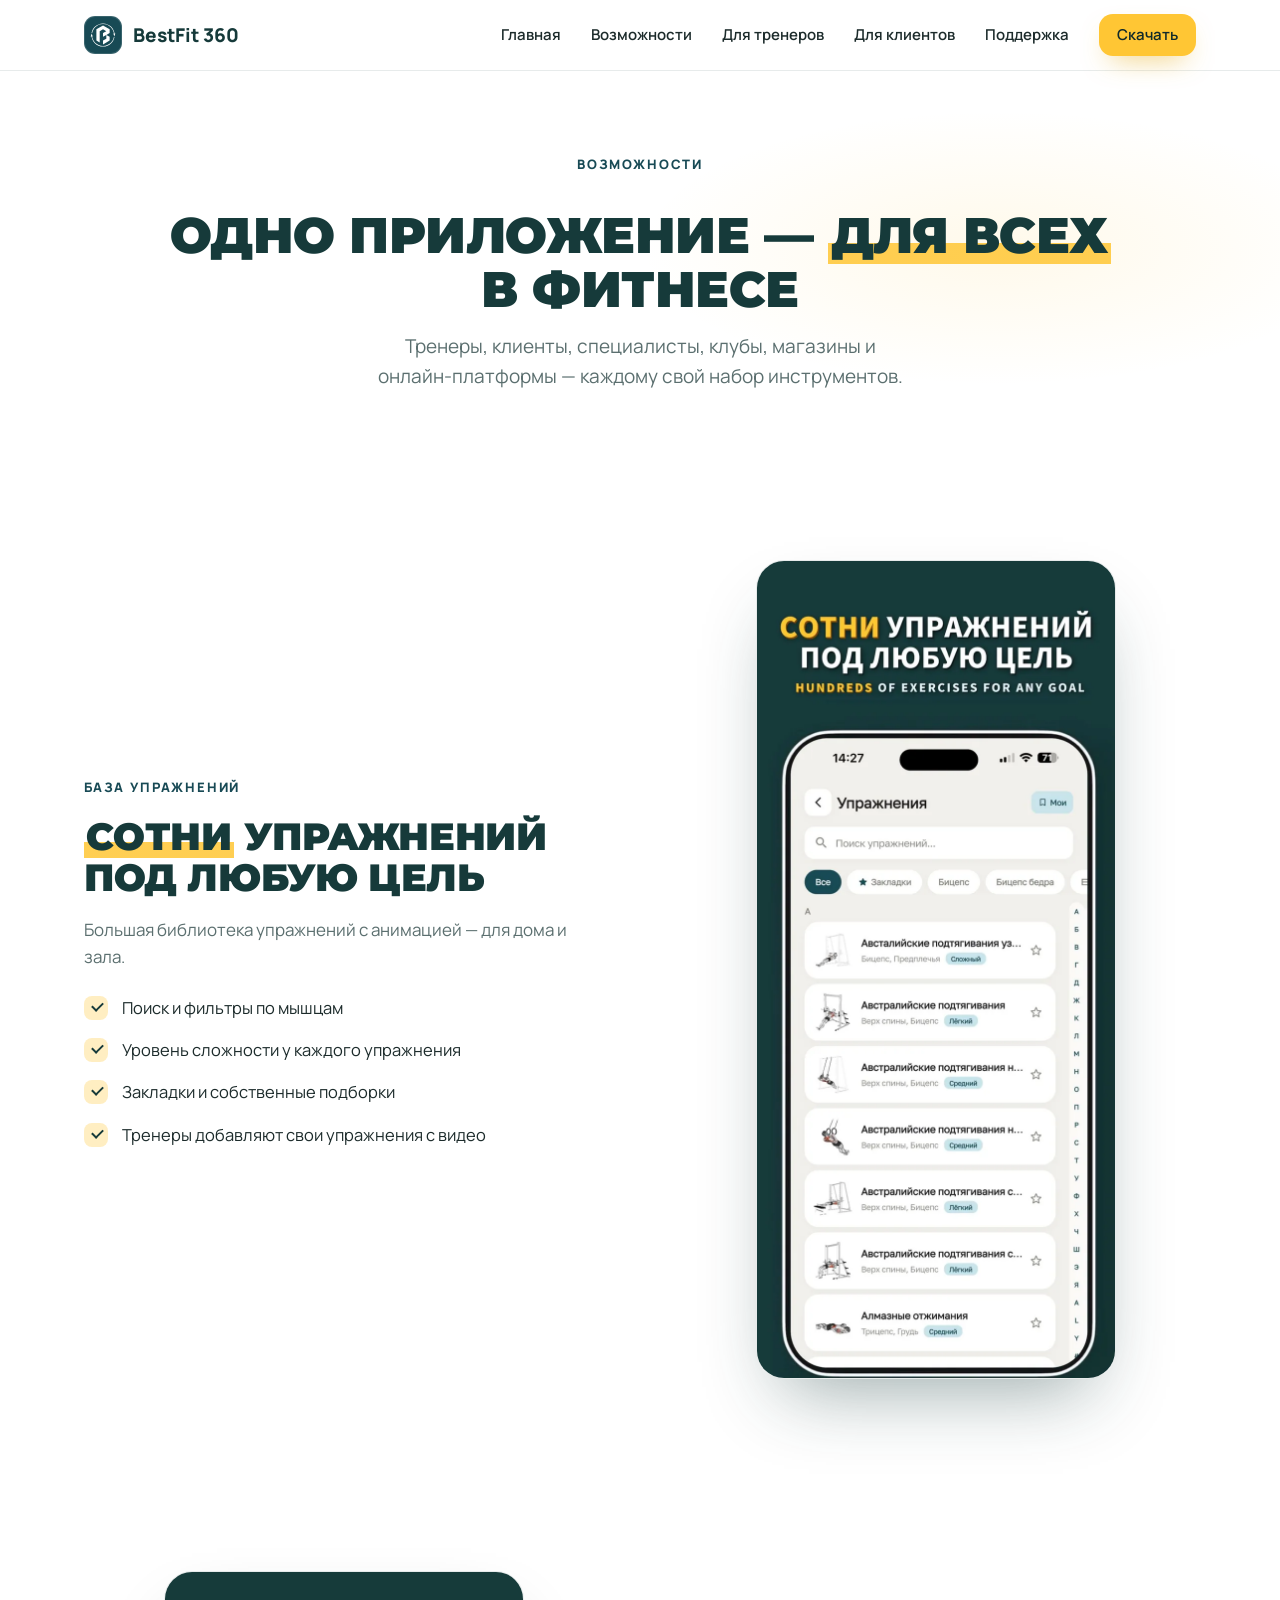
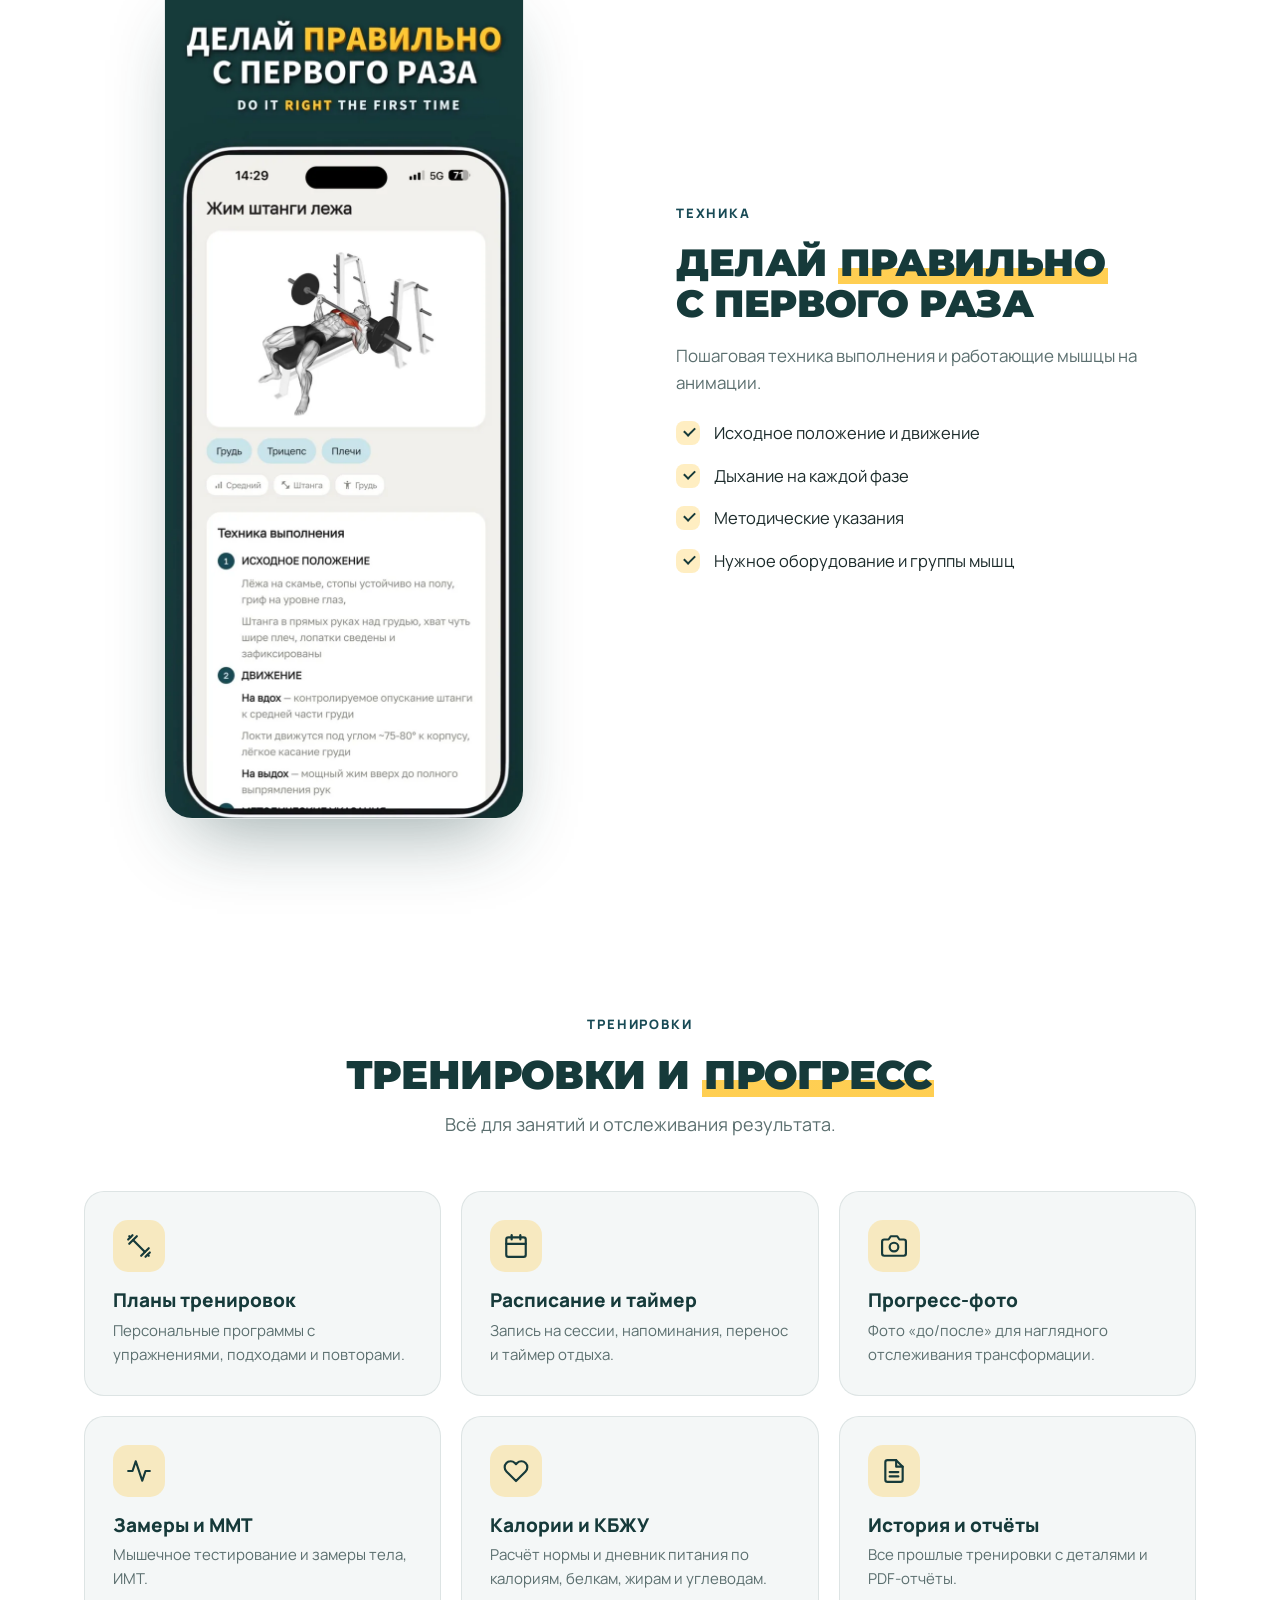
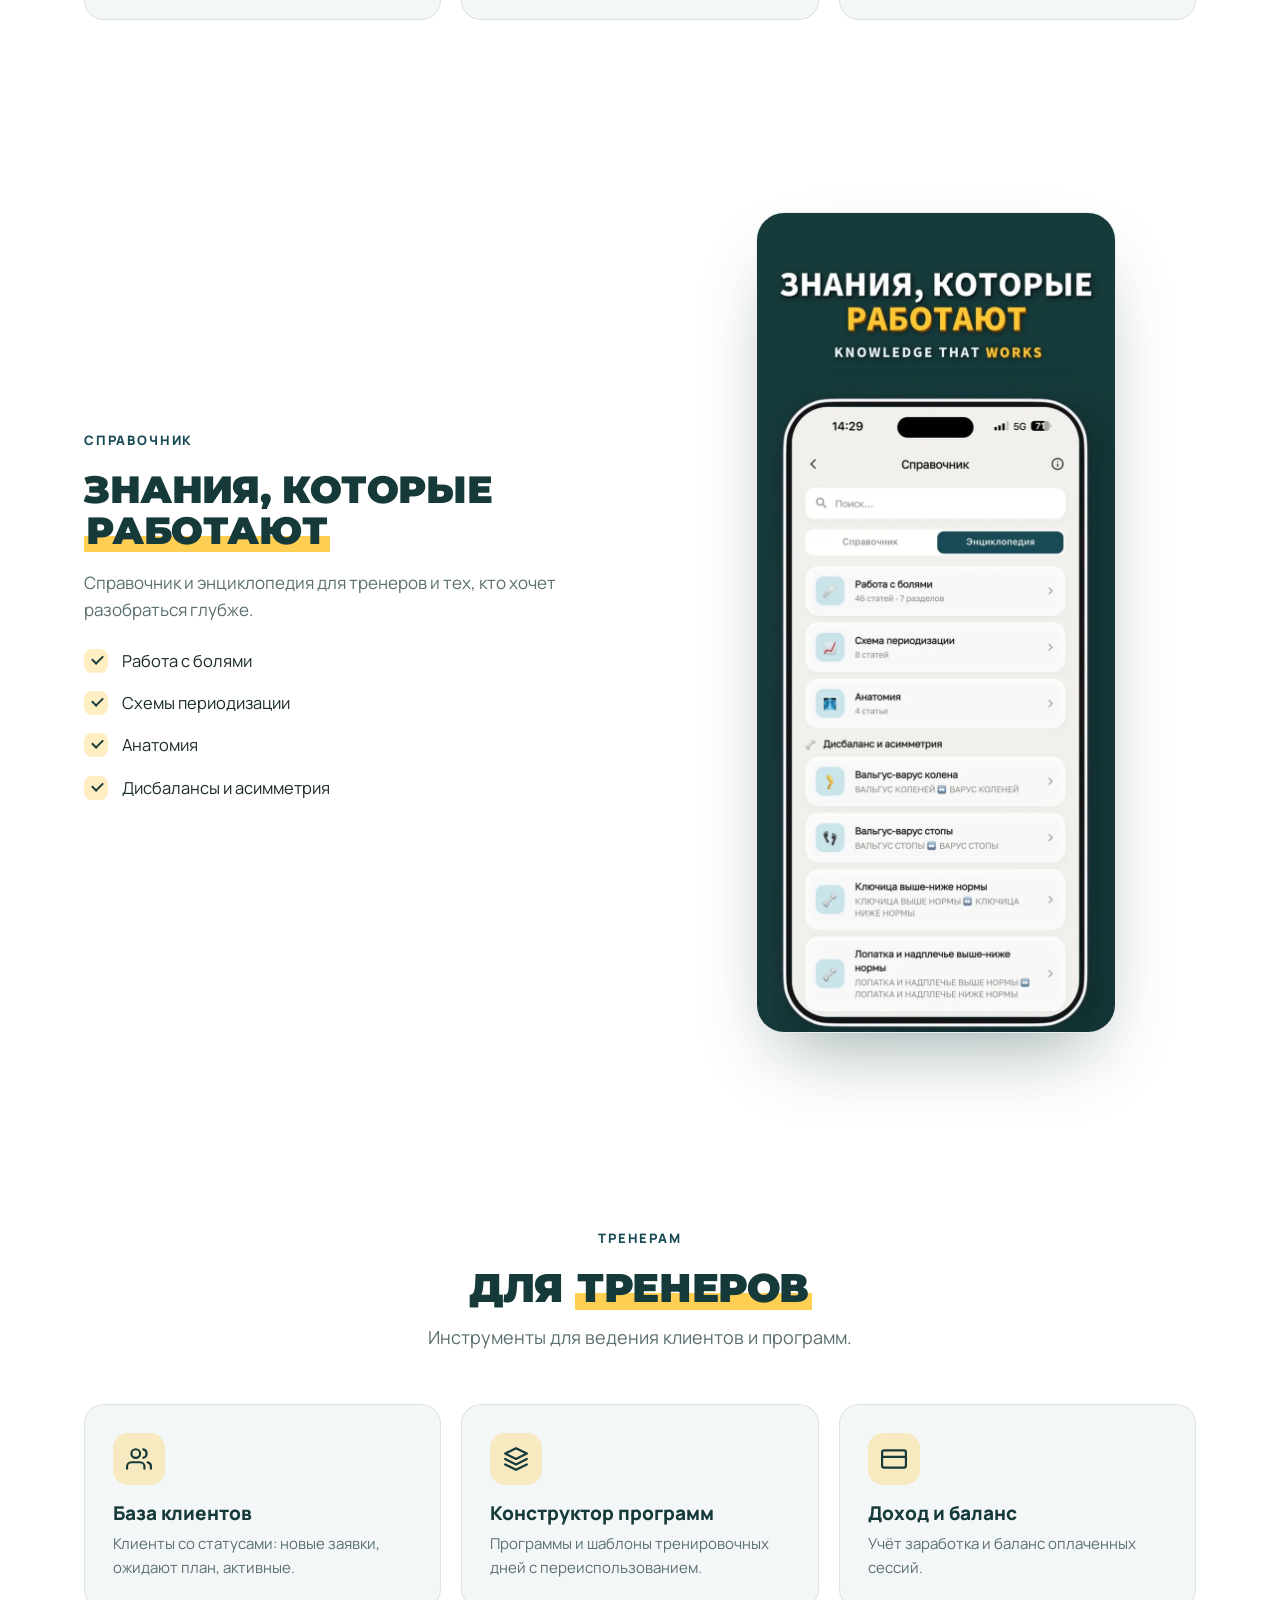
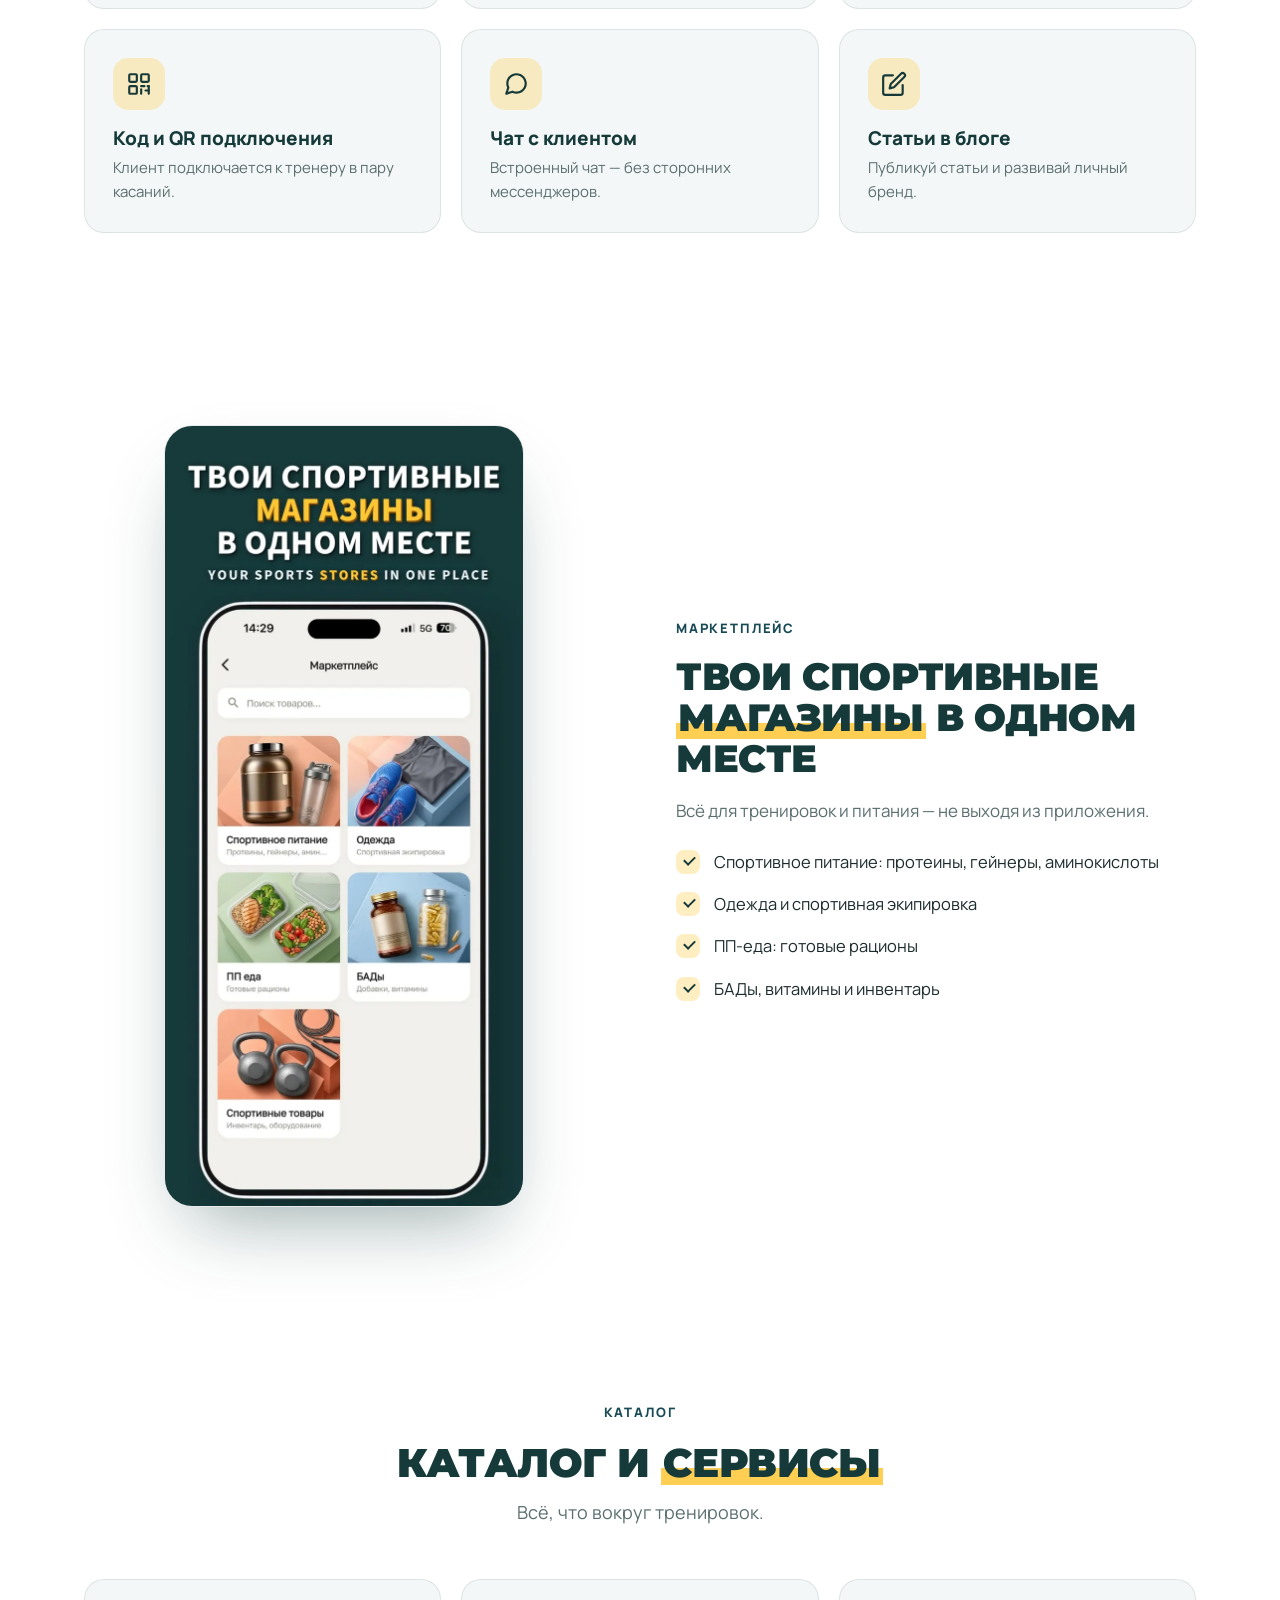
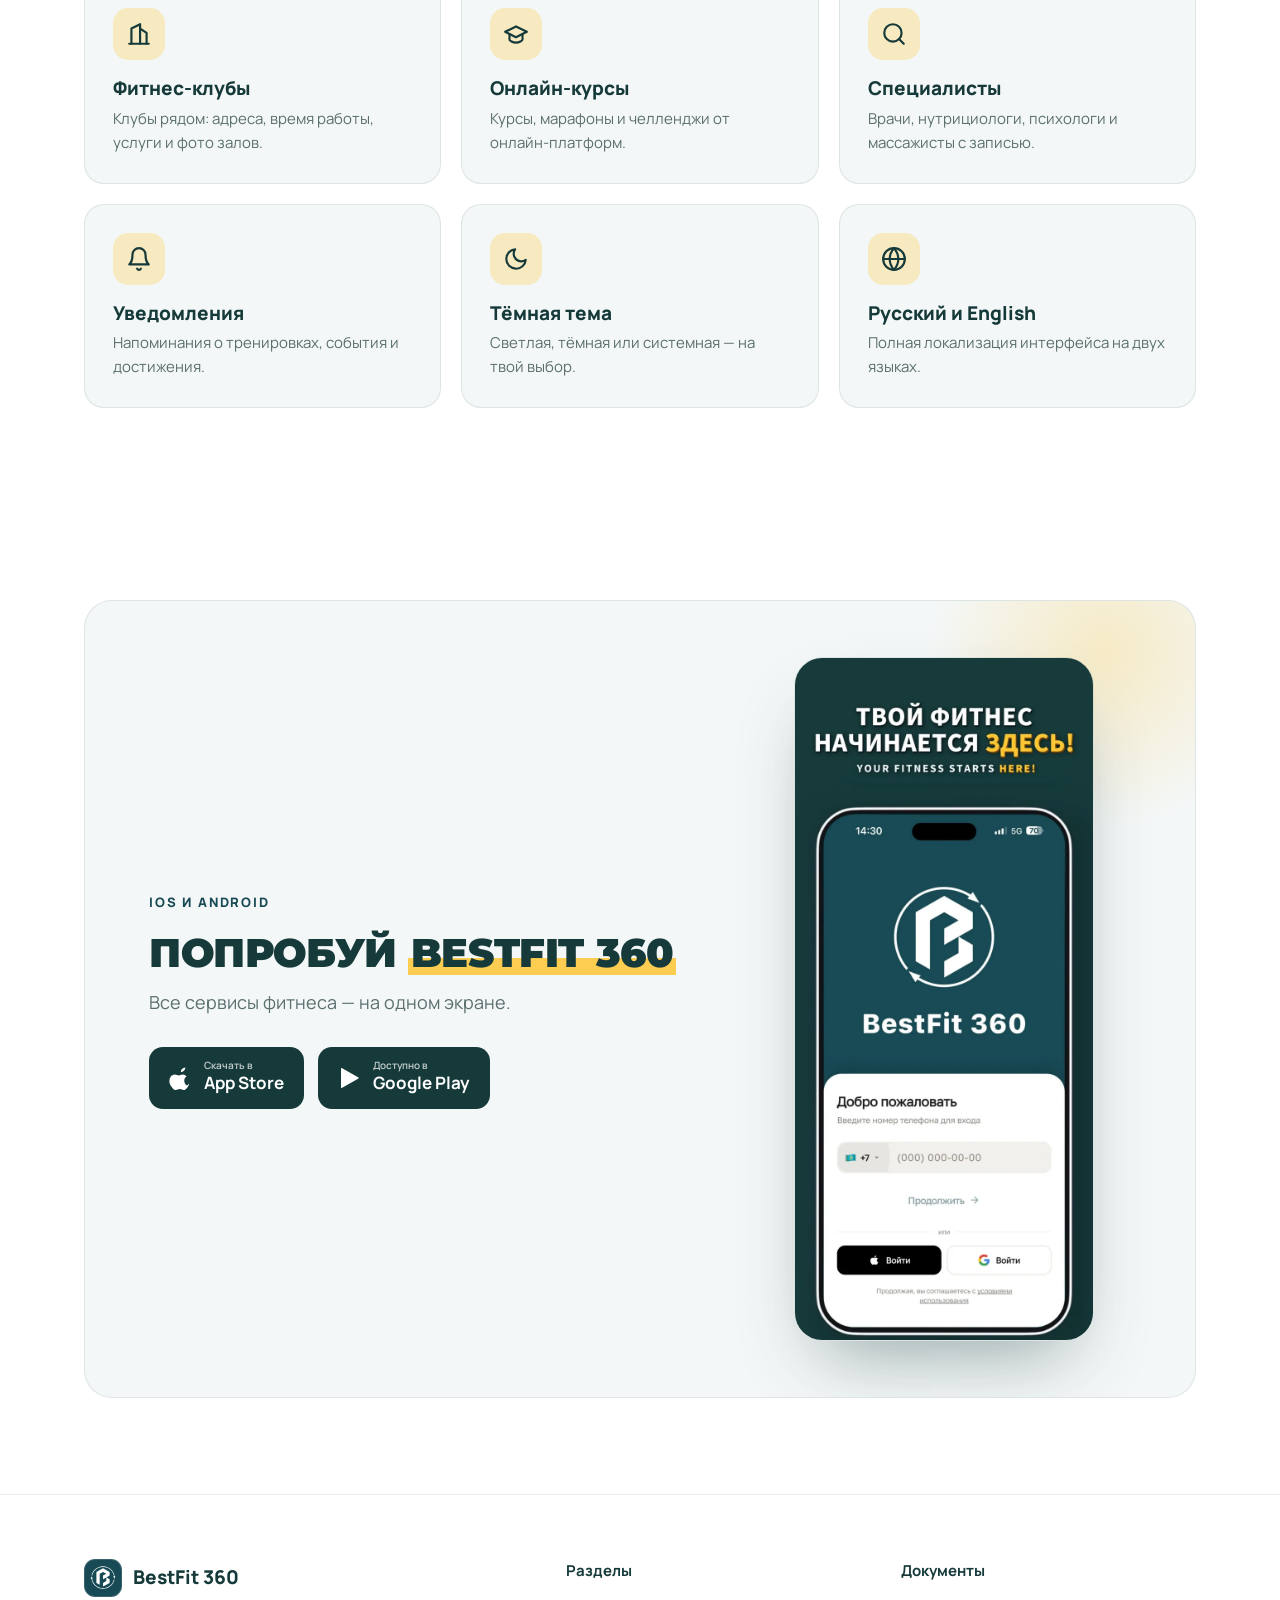
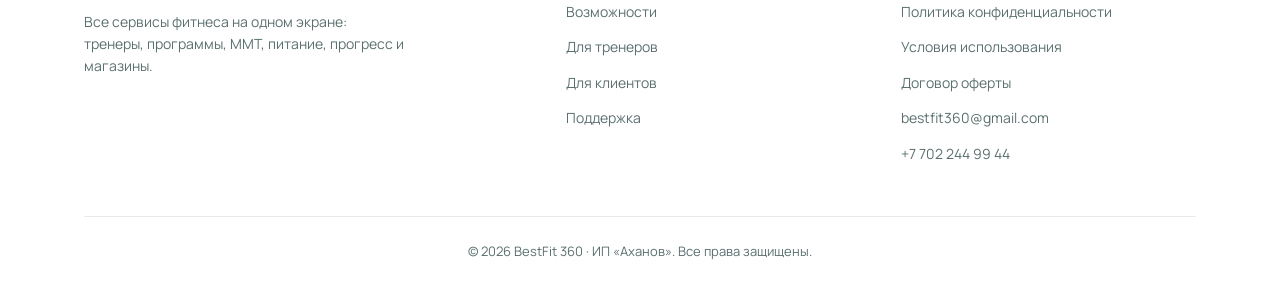
<file: features.html>
<!DOCTYPE html>
<html lang="ru">
<head>
  <meta charset="utf-8">
  <link rel="icon" type="image/svg+xml" href="assets/favicon.svg">
  <meta name="viewport" content="width=device-width, initial-scale=1">
  <meta name="theme-color" content="#FFFFFF">
  <title>Возможности — BestFit 360</title>
  <meta name="description" content="Возможности BestFit 360: база упражнений, техника, справочник, маркетплейс, CRM для тренеров, ММТ, КБЖУ и прогресс.">
  <link rel="preconnect" href="https://fonts.googleapis.com">
  <link rel="preconnect" href="https://fonts.gstatic.com" crossorigin>
  <link href="https://fonts.googleapis.com/css2?family=Manrope:wght@400;500;600;700;800&family=Montserrat:wght@800;900&display=swap" rel="stylesheet">
  <link rel="stylesheet" href="styles.css">
</head>
<body>
  <header class="site-header">
    <div class="container nav">
      <a class="brand" href="index.html"><span class="logo"><img src="assets/logo-mark.svg" alt="BestFit 360" width="38" height="38"></span> BestFit 360</a>
      <button class="nav-toggle" aria-label="Меню" onclick="document.getElementById('nav').classList.toggle('open')">
        <svg width="26" height="26" viewBox="0 0 24 24" fill="none" stroke="currentColor" stroke-width="2"><line x1="3" y1="6" x2="21" y2="6"/><line x1="3" y1="12" x2="21" y2="12"/><line x1="3" y1="18" x2="21" y2="18"/></svg>
      </button>
      <ul class="nav-links" id="nav">
        <li><a href="index.html">Главная</a></li>
        <li><a href="features.html">Возможности</a></li>
        <li><a href="trainers.html">Для тренеров</a></li>
        <li><a href="clients.html">Для клиентов</a></li>
        <li><a href="support.html">Поддержка</a></li>
        <li><a class="btn btn-primary nav-cta" href="index.html#download">Скачать</a></li>
      </ul>
    </div>
  </header>

  <section class="hero">
    <div class="container hero-center">
      <span class="eyebrow reveal">Возможности</span>
      <h1 class="reveal">Одно приложение — <span class="hl">для всех</span> в&nbsp;фитнесе</h1>
      <p class="lead reveal">Тренеры, клиенты, специалисты, клубы, магазины и онлайн-платформы — каждому свой набор инструментов.</p>
    </div>
  </section>

  <section class="section alt">
    <div class="container split">
      <div class="split-copy reveal">
        <span class="eyebrow">База упражнений</span>
        <h2><span class="hl">Сотни</span> упражнений под любую цель</h2>
        <p class="lead">Большая библиотека упражнений с анимацией — для дома и зала.</p>
        <ul class="feat-list">
          <li>Поиск и фильтры по мышцам</li>
          <li>Уровень сложности у каждого упражнения</li>
          <li>Закладки и собственные подборки</li>
          <li>Тренеры добавляют свои упражнения с видео</li>
        </ul>
      </div>
      <div class="split-media reveal">
        <div class="promo-wrap"><img class="promo" src="assets/promo/exercises.webp" alt="Сотни упражнений под любую цель: база упражнений с поиском, фильтрами и уровнем сложности" width="720" height="1644" loading="lazy" decoding="async"></div>
      </div>
    </div>
  </section>

  <section class="section">
    <div class="container split reverse">
      <div class="split-copy reveal">
        <span class="eyebrow">Техника</span>
        <h2>Делай <span class="hl">правильно</span> с&nbsp;первого раза</h2>
        <p class="lead">Пошаговая техника выполнения и работающие мышцы на анимации.</p>
        <ul class="feat-list">
          <li>Исходное положение и движение</li>
          <li>Дыхание на каждой фазе</li>
          <li>Методические указания</li>
          <li>Нужное оборудование и группы мышц</li>
        </ul>
      </div>
      <div class="split-media reveal">
        <div class="promo-wrap"><img class="promo" src="assets/promo/technique.webp" alt="Делай правильно с первого раза: карточка упражнения с анимацией и пошаговой техникой выполнения" width="720" height="1702" loading="lazy" decoding="async"></div>
      </div>
    </div>
  </section>

  <section class="section alt">
    <div class="container">
      <div class="section-head reveal">
        <span class="eyebrow">Тренировки</span>
        <h2>Тренировки и <span class="hl">прогресс</span></h2>
        <p>Всё для занятий и отслеживания результата.</p>
      </div>
      <div class="cards">
        <div class="card reveal"><div class="ico"><svg viewBox="0 0 24 24" fill="none" stroke="currentColor" stroke-width="2"><path d="m6.5 6.5 11 11"/><path d="m21 21-1-1"/><path d="m3 3 1 1"/><path d="m18 22 4-4"/><path d="m2 6 4-4"/><path d="m3 10 7-7"/><path d="m14 21 7-7"/></svg></div><h3>Планы тренировок</h3><p>Персональные программы с упражнениями, подходами и повторами.</p></div>
        <div class="card reveal"><div class="ico"><svg viewBox="0 0 24 24" fill="none" stroke="currentColor" stroke-width="2"><rect x="3" y="4" width="18" height="18" rx="2"/><line x1="16" y1="2" x2="16" y2="6"/><line x1="8" y1="2" x2="8" y2="6"/><line x1="3" y1="10" x2="21" y2="10"/></svg></div><h3>Расписание и таймер</h3><p>Запись на сессии, напоминания, перенос и таймер отдыха.</p></div>
        <div class="card reveal"><div class="ico"><svg viewBox="0 0 24 24" fill="none" stroke="currentColor" stroke-width="2"><path d="M23 19a2 2 0 0 1-2 2H3a2 2 0 0 1-2-2V8a2 2 0 0 1 2-2h4l2-3h6l2 3h4a2 2 0 0 1 2 2z"/><circle cx="12" cy="13" r="4"/></svg></div><h3>Прогресс-фото</h3><p>Фото «до/после» для наглядного отслеживания трансформации.</p></div>
        <div class="card reveal"><div class="ico"><svg viewBox="0 0 24 24" fill="none" stroke="currentColor" stroke-width="2"><path d="M22 12h-4l-3 9L9 3l-3 9H2"/></svg></div><h3>Замеры и ММТ</h3><p>Мышечное тестирование и замеры тела, ИМТ.</p></div>
        <div class="card reveal"><div class="ico"><svg viewBox="0 0 24 24" fill="none" stroke="currentColor" stroke-width="2"><path d="M20.84 4.61a5.5 5.5 0 0 0-7.78 0L12 5.67l-1.06-1.06a5.5 5.5 0 1 0-7.78 7.78L12 21.23l8.84-8.84a5.5 5.5 0 0 0 0-7.78z"/></svg></div><h3>Калории и КБЖУ</h3><p>Расчёт нормы и дневник питания по калориям, белкам, жирам и углеводам.</p></div>
        <div class="card reveal"><div class="ico"><svg viewBox="0 0 24 24" fill="none" stroke="currentColor" stroke-width="2"><path d="M14 2H6a2 2 0 0 0-2 2v16a2 2 0 0 0 2 2h12a2 2 0 0 0 2-2V8z"/><polyline points="14 2 14 8 20 8"/><line x1="16" y1="13" x2="8" y2="13"/><line x1="16" y1="17" x2="8" y2="17"/></svg></div><h3>История и отчёты</h3><p>Все прошлые тренировки с деталями и PDF-отчёты.</p></div>
      </div>
    </div>
  </section>

  <section class="section">
    <div class="container split">
      <div class="split-copy reveal">
        <span class="eyebrow">Справочник</span>
        <h2>Знания, которые <span class="hl">работают</span></h2>
        <p class="lead">Справочник и энциклопедия для тренеров и тех, кто хочет разобраться глубже.</p>
        <ul class="feat-list">
          <li>Работа с болями</li>
          <li>Схемы периодизации</li>
          <li>Анатомия</li>
          <li>Дисбалансы и асимметрия</li>
        </ul>
      </div>
      <div class="split-media reveal">
        <div class="promo-wrap"><img class="promo" src="assets/promo/knowledge.webp" alt="Знания, которые работают: справочник и энциклопедия — работа с болями, периодизация, анатомия, дисбалансы" width="720" height="1646" loading="lazy" decoding="async"></div>
      </div>
    </div>
  </section>

  <section class="section alt">
    <div class="container">
      <div class="section-head reveal">
        <span class="eyebrow">Тренерам</span>
        <h2>Для <span class="hl">тренеров</span></h2>
        <p>Инструменты для ведения клиентов и программ.</p>
      </div>
      <div class="cards">
        <div class="card reveal"><div class="ico"><svg viewBox="0 0 24 24" fill="none" stroke="currentColor" stroke-width="2"><path d="M17 21v-2a4 4 0 0 0-4-4H5a4 4 0 0 0-4 4v2"/><circle cx="9" cy="7" r="4"/><path d="M23 21v-2a4 4 0 0 0-3-3.87"/><path d="M16 3.13a4 4 0 0 1 0 7.75"/></svg></div><h3>База клиентов</h3><p>Клиенты со статусами: новые заявки, ожидают план, активные.</p></div>
        <div class="card reveal"><div class="ico"><svg viewBox="0 0 24 24" fill="none" stroke="currentColor" stroke-width="2"><polygon points="12 2 2 7 12 12 22 7 12 2"/><polyline points="2 17 12 22 22 17"/><polyline points="2 12 12 17 22 12"/></svg></div><h3>Конструктор программ</h3><p>Программы и шаблоны тренировочных дней с переиспользованием.</p></div>
        <div class="card reveal"><div class="ico"><svg viewBox="0 0 24 24" fill="none" stroke="currentColor" stroke-width="2"><rect x="1" y="4" width="22" height="16" rx="2"/><line x1="1" y1="10" x2="23" y2="10"/></svg></div><h3>Доход и баланс</h3><p>Учёт заработка и баланс оплаченных сессий.</p></div>
        <div class="card reveal"><div class="ico"><svg viewBox="0 0 24 24" fill="none" stroke="currentColor" stroke-width="2"><rect x="3" y="3" width="7" height="7" rx="1"/><rect x="14" y="3" width="7" height="7" rx="1"/><rect x="3" y="14" width="7" height="7" rx="1"/><line x1="14" y1="14" x2="17" y2="14"/><line x1="20" y1="14" x2="21" y2="14"/><line x1="14" y1="17" x2="14" y2="21"/><line x1="18" y1="18" x2="21" y2="18"/><line x1="21" y1="14" x2="21" y2="21"/></svg></div><h3>Код и QR подключения</h3><p>Клиент подключается к тренеру в пару касаний.</p></div>
        <div class="card reveal"><div class="ico"><svg viewBox="0 0 24 24" fill="none" stroke="currentColor" stroke-width="2"><path d="M21 11.5a8.38 8.38 0 0 1-.9 3.8 8.5 8.5 0 0 1-7.6 4.7 8.38 8.38 0 0 1-3.8-.9L3 21l1.9-5.7a8.38 8.38 0 0 1-.9-3.8 8.5 8.5 0 0 1 4.7-7.6 8.38 8.38 0 0 1 3.8-.9h.5a8.48 8.48 0 0 1 8 8z"/></svg></div><h3>Чат с клиентом</h3><p>Встроенный чат — без сторонних мессенджеров.</p></div>
        <div class="card reveal"><div class="ico"><svg viewBox="0 0 24 24" fill="none" stroke="currentColor" stroke-width="2"><path d="M11 4H4a2 2 0 0 0-2 2v14a2 2 0 0 0 2 2h14a2 2 0 0 0 2-2v-7"/><path d="M18.5 2.5a2.12 2.12 0 0 1 3 3L12 15l-4 1 1-4z"/></svg></div><h3>Статьи в блоге</h3><p>Публикуй статьи и развивай личный бренд.</p></div>
      </div>
    </div>
  </section>

  <section class="section">
    <div class="container split reverse">
      <div class="split-copy reveal">
        <span class="eyebrow">Маркетплейс</span>
        <h2>Твои спортивные <span class="hl">магазины</span> в&nbsp;одном месте</h2>
        <p class="lead">Всё для тренировок и питания — не выходя из приложения.</p>
        <ul class="feat-list">
          <li>Спортивное питание: протеины, гейнеры, аминокислоты</li>
          <li>Одежда и спортивная экипировка</li>
          <li>ПП-еда: готовые рационы</li>
          <li>БАДы, витамины и инвентарь</li>
        </ul>
      </div>
      <div class="split-media reveal">
        <div class="promo-wrap"><img class="promo" src="assets/promo/marketplace.webp" alt="Твои спортивные магазины в одном месте: маркетплейс — спортпит, одежда, ПП-еда, БАДы и инвентарь" width="720" height="1569" loading="lazy" decoding="async"></div>
      </div>
    </div>
  </section>

  <section class="section alt">
    <div class="container">
      <div class="section-head reveal">
        <span class="eyebrow">Каталог</span>
        <h2>Каталог и <span class="hl">сервисы</span></h2>
        <p>Всё, что вокруг тренировок.</p>
      </div>
      <div class="cards">
        <div class="card reveal"><div class="ico"><svg viewBox="0 0 24 24" fill="none" stroke="currentColor" stroke-width="2"><path d="M3 21h18"/><path d="M5 21V7l8-4v18"/><path d="M19 21V11l-6-4"/></svg></div><h3>Фитнес-клубы</h3><p>Клубы рядом: адреса, время работы, услуги и фото залов.</p></div>
        <div class="card reveal"><div class="ico"><svg viewBox="0 0 24 24" fill="none" stroke="currentColor" stroke-width="2"><path d="M22 10 12 5 2 10l10 5 10-5z"/><path d="M6 12v5c0 1 3 3 6 3s6-2 6-3v-5"/></svg></div><h3>Онлайн-курсы</h3><p>Курсы, марафоны и челленджи от онлайн-платформ.</p></div>
        <div class="card reveal"><div class="ico"><svg viewBox="0 0 24 24" fill="none" stroke="currentColor" stroke-width="2"><circle cx="11" cy="11" r="8"/><line x1="21" y1="21" x2="16.65" y2="16.65"/></svg></div><h3>Специалисты</h3><p>Врачи, нутрициологи, психологи и массажисты с записью.</p></div>
        <div class="card reveal"><div class="ico"><svg viewBox="0 0 24 24" fill="none" stroke="currentColor" stroke-width="2"><path d="M18 8a6 6 0 0 0-12 0c0 7-3 9-3 9h18s-3-2-3-9"/><path d="M13.73 21a2 2 0 0 1-3.46 0"/></svg></div><h3>Уведомления</h3><p>Напоминания о тренировках, события и достижения.</p></div>
        <div class="card reveal"><div class="ico"><svg viewBox="0 0 24 24" fill="none" stroke="currentColor" stroke-width="2"><path d="M21 12.79A9 9 0 1 1 11.21 3 7 7 0 0 0 21 12.79z"/></svg></div><h3>Тёмная тема</h3><p>Светлая, тёмная или системная — на твой выбор.</p></div>
        <div class="card reveal"><div class="ico"><svg viewBox="0 0 24 24" fill="none" stroke="currentColor" stroke-width="2"><circle cx="12" cy="12" r="10"/><line x1="2" y1="12" x2="22" y2="12"/><path d="M12 2a15.3 15.3 0 0 1 4 10 15.3 15.3 0 0 1-4 10 15.3 15.3 0 0 1-4-10 15.3 15.3 0 0 1 4-10z"/></svg></div><h3>Русский и English</h3><p>Полная локализация интерфейса на двух языках.</p></div>
      </div>
    </div>
  </section>

  <section class="section">
    <div class="container">
      <div class="cta-band cta-split reveal">
        <div>
          <span class="eyebrow">iOS и Android</span>
          <h2>Попробуй <span class="hl">BestFit 360</span></h2>
          <p>Все сервисы фитнеса — на одном экране.</p>
          <div class="stores">
          <a class="store-badge" href="https://apps.apple.com/kz/app/bestfit-360-%D1%84%D0%B8%D1%82%D0%BD%D0%B5%D1%81-%D1%8D%D0%BA%D0%BE%D1%81%D0%B8%D1%81%D1%82%D0%B5%D0%BC%D0%B0/id6765931857" target="_blank" rel="noopener" aria-label="Скачать BestFit 360 в App Store">
            <svg viewBox="0 0 24 24" fill="currentColor"><path d="M16.365 1.43c0 1.14-.42 2.2-1.12 2.98-.84.94-2.2 1.66-3.34 1.57-.14-1.12.42-2.3 1.1-3.02.78-.84 2.16-1.48 3.36-1.53zM20.5 17.5c-.55 1.27-.82 1.84-1.53 2.97-1 1.57-2.4 3.53-4.14 3.54-1.55.02-1.95-1.01-4.05-1-2.1.01-2.54 1.02-4.1 1-1.74-.01-3.07-1.78-4.07-3.35C-.02 18.13-.27 13.4 1.5 10.9c1.06-1.5 2.74-2.38 4.32-2.38 1.6 0 2.61 1.02 3.94 1.02 1.29 0 2.07-1.02 3.92-1.02 1.4 0 2.88.76 3.94 2.08-3.46 1.9-2.9 6.84.38 8.9z"/></svg>
            <span><small>Скачать в</small><b>App Store</b></span>
          </a>
          <a class="store-badge" href="https://play.google.com/store/apps/details?id=com.bestfit360.app" target="_blank" rel="noopener" aria-label="Скачать BestFit 360 в Google Play">
            <svg viewBox="0 0 24 24" fill="currentColor"><path d="M3 2.5c0-.38.42-.62.74-.42L20.5 11.6c.3.18.3.62 0 .8L3.74 21.92c-.32.2-.74-.04-.74-.42z"/></svg>
            <span><small>Доступно в</small><b>Google Play</b></span>
          </a>
        </div>
        </div>
        <div class="promo-wrap"><img class="promo" src="assets/promo/start.webp" alt="Твой фитнес начинается здесь: экран входа в BestFit 360 по номеру телефона, Apple или Google" width="720" height="1646" loading="lazy" decoding="async"></div>
      </div>
    </div>
  </section>

  <footer class="site-footer">
    <div class="container">
      <div class="footer-grid">
        <div>
          <div class="footer-brand"><span class="logo"><img src="assets/logo-mark.svg" alt="BestFit 360" width="38" height="38"></span> BestFit 360</div>
          <p style="margin:0;max-width:320px;font-size:14px;">Все сервисы фитнеса на одном экране: тренеры, программы, ММТ, питание, прогресс и магазины.</p>
        </div>
        <div>
          <h4>Разделы</h4>
          <ul>
            <li><a href="features.html">Возможности</a></li>
            <li><a href="trainers.html">Для тренеров</a></li>
            <li><a href="clients.html">Для клиентов</a></li>
            <li><a href="support.html">Поддержка</a></li>
          </ul>
        </div>
        <div>
          <h4>Документы</h4>
          <ul>
            <li><a href="privacy.html">Политика конфиденциальности</a></li>
            <li><a href="terms.html">Условия использования</a></li>
            <li><a href="offer.html">Договор оферты</a></li>
            <li><a href="mailto:bestfit360@gmail.com">bestfit360@gmail.com</a></li>
            <li><a href="tel:+77022449944">+7 702 244 99 44</a></li>
          </ul>
        </div>
      </div>
      <div class="footer-bottom">© 2026 BestFit 360 · ИП «Аханов». Все права защищены.</div>
    </div>
  </footer>

  <script>
    (function () {
      var els = document.querySelectorAll('.reveal');
      if (!('IntersectionObserver' in window)) { els.forEach(function (e) { e.classList.add('in'); }); return; }
      var io = new IntersectionObserver(function (entries) {
        entries.forEach(function (en) { if (en.isIntersecting) { en.target.classList.add('in'); io.unobserve(en.target); } });
      }, { threshold: 0.12 });
      els.forEach(function (e) { io.observe(e); });
    })();
  </script>
</body>
</html>
</file>
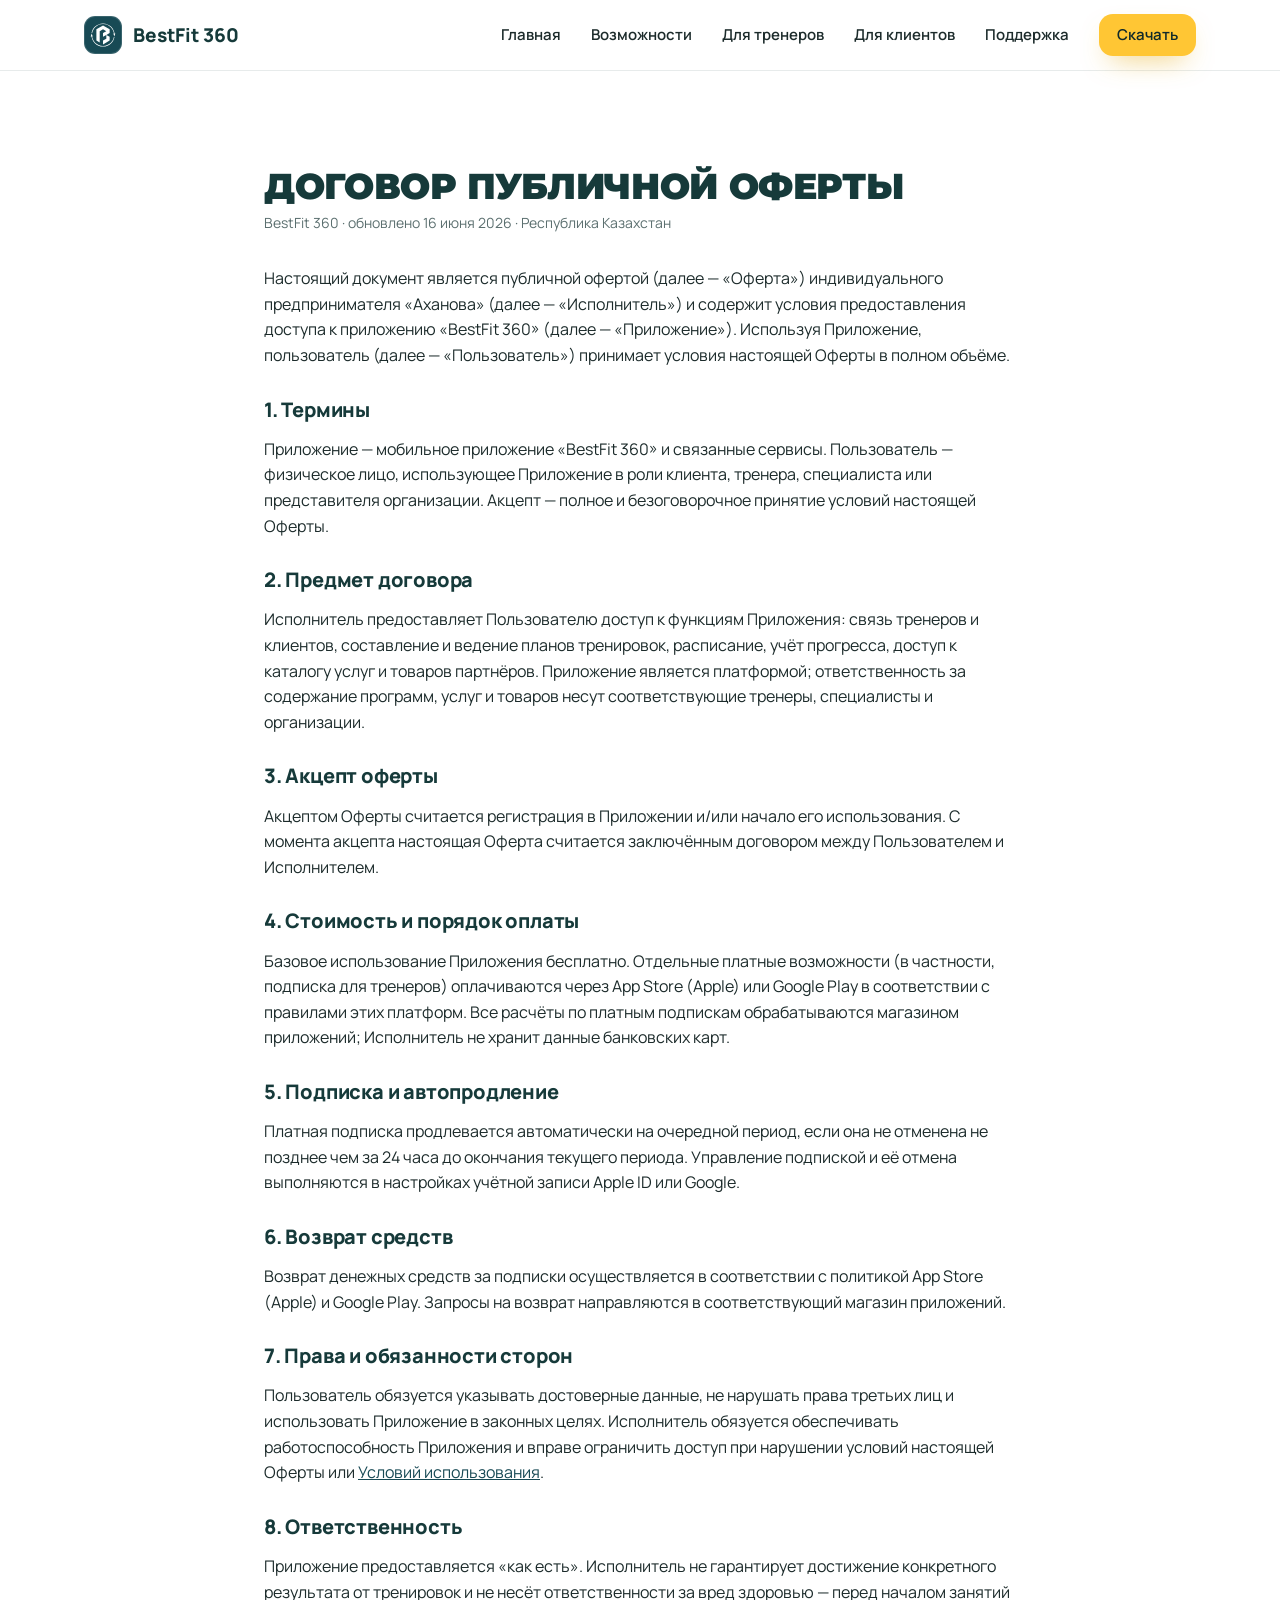
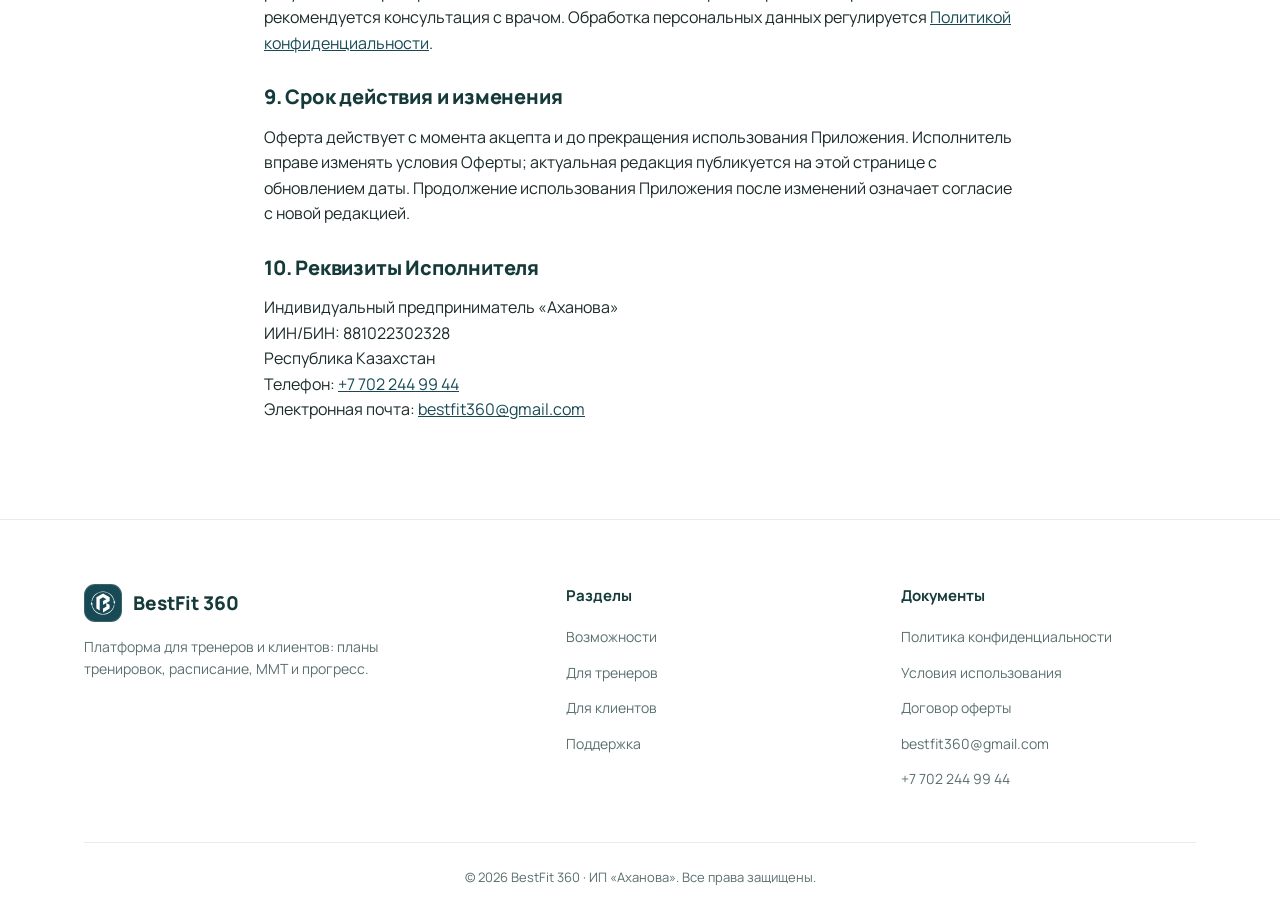
<file: offer.html>
<!DOCTYPE html>
<html lang="ru">
<head>
  <meta charset="utf-8">
  <link rel="icon" type="image/svg+xml" href="assets/favicon.svg">
  <meta name="viewport" content="width=device-width, initial-scale=1">
  <meta name="theme-color" content="#FFFFFF">
  <title>Договор публичной оферты — BestFit 360</title>
  <meta name="description" content="Договор публичной оферты на использование приложения BestFit 360.">
  <link rel="preconnect" href="https://fonts.googleapis.com">
  <link rel="preconnect" href="https://fonts.gstatic.com" crossorigin>
  <link href="https://fonts.googleapis.com/css2?family=Manrope:wght@400;500;600;700;800&family=Montserrat:wght@800;900&display=swap" rel="stylesheet">
  <link rel="stylesheet" href="styles.css">
</head>
<body>
  <header class="site-header">
    <div class="container nav">
      <a class="brand" href="index.html"><span class="logo"><img src="assets/logo-mark.svg" alt="BestFit 360" width="38" height="38"></span> BestFit 360</a>
      <button class="nav-toggle" aria-label="Меню" onclick="document.getElementById('nav').classList.toggle('open')">
        <svg width="26" height="26" viewBox="0 0 24 24" fill="none" stroke="currentColor" stroke-width="2"><line x1="3" y1="6" x2="21" y2="6"/><line x1="3" y1="12" x2="21" y2="12"/><line x1="3" y1="18" x2="21" y2="18"/></svg>
      </button>
      <ul class="nav-links" id="nav">
        <li><a href="index.html">Главная</a></li>
        <li><a href="features.html">Возможности</a></li>
        <li><a href="trainers.html">Для тренеров</a></li>
        <li><a href="clients.html">Для клиентов</a></li>
        <li><a href="support.html">Поддержка</a></li>
        <li><a class="btn btn-primary nav-cta" href="index.html#download">Скачать</a></li>
      </ul>
    </div>
  </header>

  <section class="section article">
    <div class="container">
      <h1>Договор публичной оферты</h1>
      <div class="updated">BestFit 360 · обновлено 16 июня 2026 · Республика Казахстан</div>

      <p>Настоящий документ является публичной офертой (далее — «Оферта») индивидуального предпринимателя «Аханова» (далее — «Исполнитель») и содержит условия предоставления доступа к приложению «BestFit 360» (далее — «Приложение»). Используя Приложение, пользователь (далее — «Пользователь») принимает условия настоящей Оферты в полном объёме.</p>

      <h2>1. Термины</h2>
      <p>Приложение — мобильное приложение «BestFit 360» и связанные сервисы. Пользователь — физическое лицо, использующее Приложение в роли клиента, тренера, специалиста или представителя организации. Акцепт — полное и безоговорочное принятие условий настоящей Оферты.</p>

      <h2>2. Предмет договора</h2>
      <p>Исполнитель предоставляет Пользователю доступ к функциям Приложения: связь тренеров и клиентов, составление и ведение планов тренировок, расписание, учёт прогресса, доступ к каталогу услуг и товаров партнёров. Приложение является платформой; ответственность за содержание программ, услуг и товаров несут соответствующие тренеры, специалисты и организации.</p>

      <h2>3. Акцепт оферты</h2>
      <p>Акцептом Оферты считается регистрация в Приложении и/или начало его использования. С момента акцепта настоящая Оферта считается заключённым договором между Пользователем и Исполнителем.</p>

      <h2>4. Стоимость и порядок оплаты</h2>
      <p>Базовое использование Приложения бесплатно. Отдельные платные возможности (в частности, подписка для тренеров) оплачиваются через App Store (Apple) или Google Play в соответствии с правилами этих платформ. Все расчёты по платным подпискам обрабатываются магазином приложений; Исполнитель не хранит данные банковских карт.</p>

      <h2>5. Подписка и автопродление</h2>
      <p>Платная подписка продлевается автоматически на очередной период, если она не отменена не позднее чем за 24 часа до окончания текущего периода. Управление подпиской и её отмена выполняются в настройках учётной записи Apple ID или Google.</p>

      <h2>6. Возврат средств</h2>
      <p>Возврат денежных средств за подписки осуществляется в соответствии с политикой App Store (Apple) и Google Play. Запросы на возврат направляются в соответствующий магазин приложений.</p>

      <h2>7. Права и обязанности сторон</h2>
      <p>Пользователь обязуется указывать достоверные данные, не нарушать права третьих лиц и использовать Приложение в законных целях. Исполнитель обязуется обеспечивать работоспособность Приложения и вправе ограничить доступ при нарушении условий настоящей Оферты или <a href="terms.html">Условий использования</a>.</p>

      <h2>8. Ответственность</h2>
      <p>Приложение предоставляется «как есть». Исполнитель не гарантирует достижение конкретного результата от тренировок и не несёт ответственности за вред здоровью — перед началом занятий рекомендуется консультация с врачом. Обработка персональных данных регулируется <a href="privacy.html">Политикой конфиденциальности</a>.</p>

      <h2>9. Срок действия и изменения</h2>
      <p>Оферта действует с момента акцепта и до прекращения использования Приложения. Исполнитель вправе изменять условия Оферты; актуальная редакция публикуется на этой странице с обновлением даты. Продолжение использования Приложения после изменений означает согласие с новой редакцией.</p>

      <h2>10. Реквизиты Исполнителя</h2>
      <p>Индивидуальный предприниматель «Аханова»<br>
      ИИН/БИН: 881022302328<br>
      Республика Казахстан<br>
      Телефон: <a href="tel:+77022449944">+7 702 244 99 44</a><br>
      Электронная почта: <a href="mailto:bestfit360@gmail.com">bestfit360@gmail.com</a></p>
    </div>
  </section>

  <footer class="site-footer">
    <div class="container">
      <div class="footer-grid">
        <div>
          <div class="footer-brand"><span class="logo"><img src="assets/logo-mark.svg" alt="BestFit 360" width="38" height="38"></span> BestFit 360</div>
          <p style="margin:0;max-width:320px;font-size:14px;">Платформа для тренеров и клиентов: планы тренировок, расписание, ММТ и прогресс.</p>
        </div>
        <div>
          <h4>Разделы</h4>
          <ul>
            <li><a href="features.html">Возможности</a></li>
            <li><a href="trainers.html">Для тренеров</a></li>
            <li><a href="clients.html">Для клиентов</a></li>
            <li><a href="support.html">Поддержка</a></li>
          </ul>
        </div>
        <div>
          <h4>Документы</h4>
          <ul>
            <li><a href="privacy.html">Политика конфиденциальности</a></li>
            <li><a href="terms.html">Условия использования</a></li>
            <li><a href="offer.html">Договор оферты</a></li>
            <li><a href="mailto:bestfit360@gmail.com">bestfit360@gmail.com</a></li>
            <li><a href="tel:+77022449944">+7 702 244 99 44</a></li>
          </ul>
        </div>
      </div>
      <div class="footer-bottom">© 2026 BestFit 360 · ИП «Аханова». Все права защищены.</div>
    </div>
  </footer>
</body>
</html>
</file>
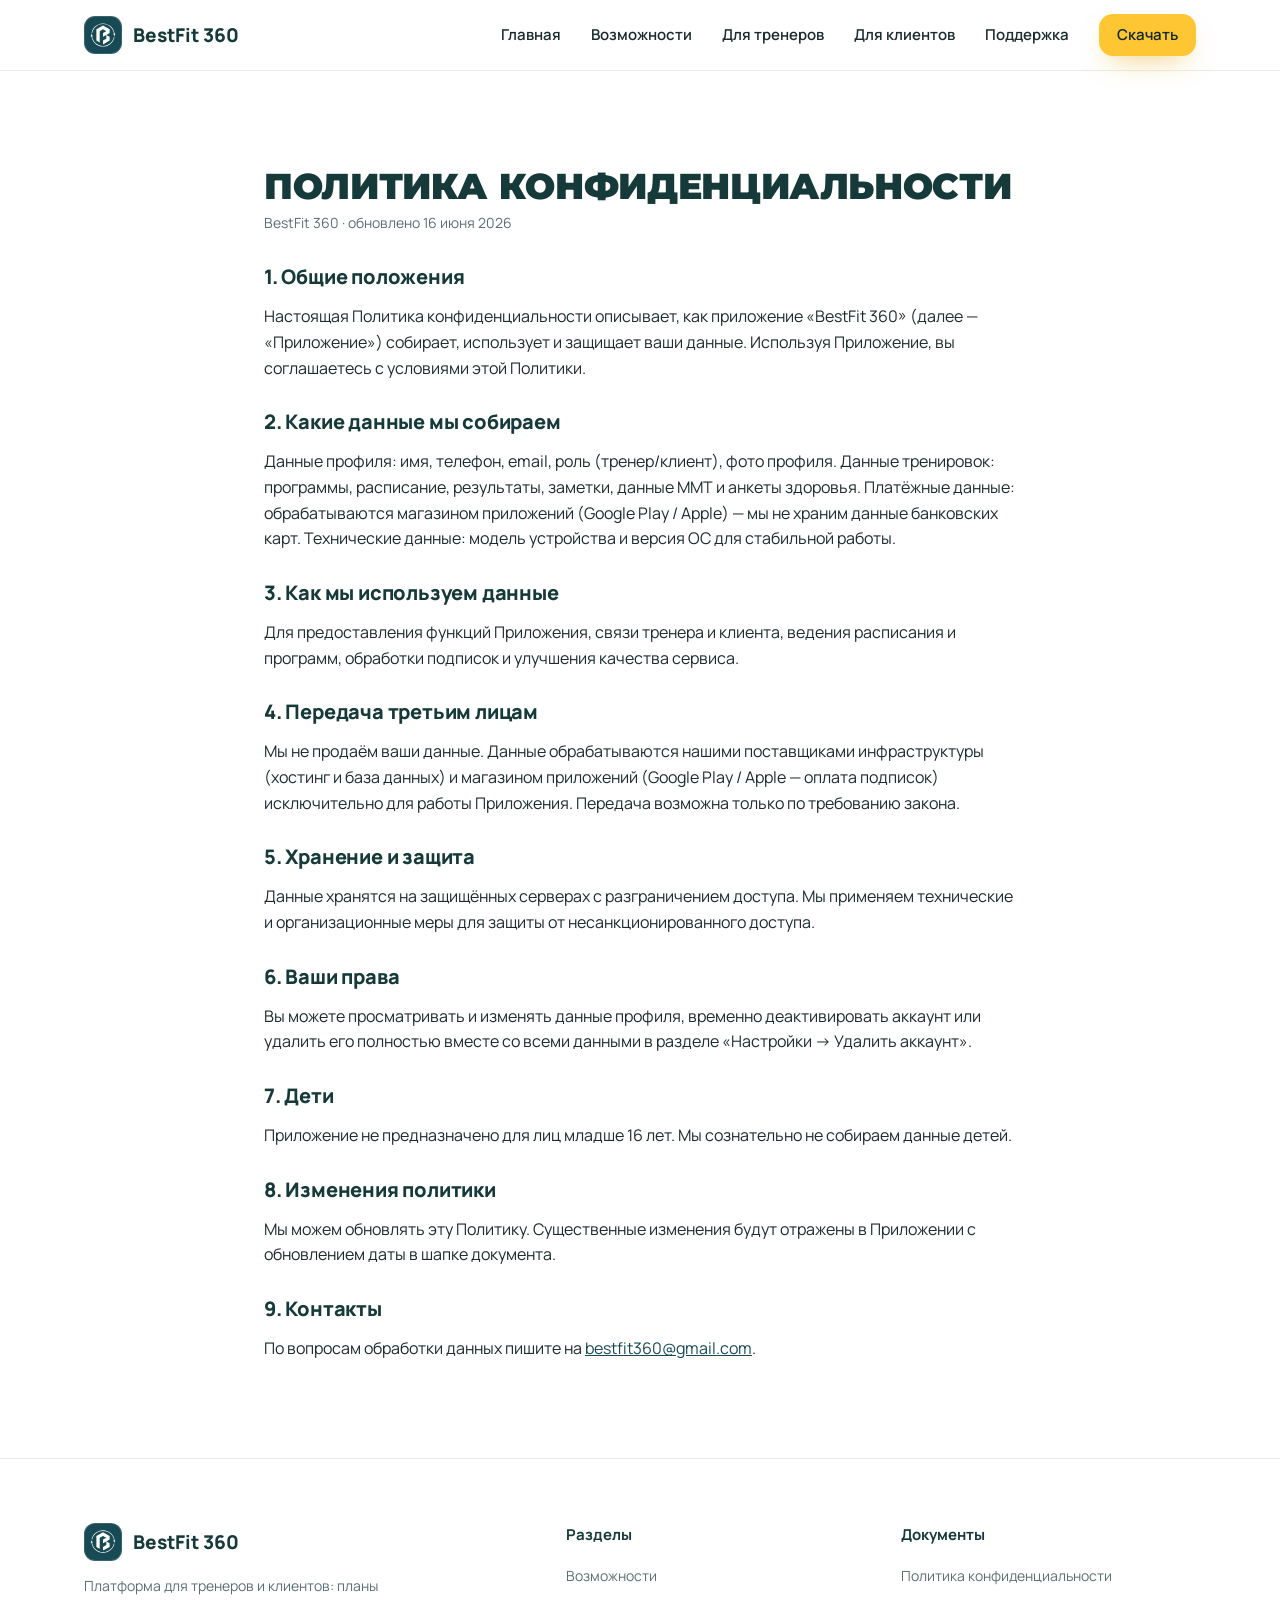
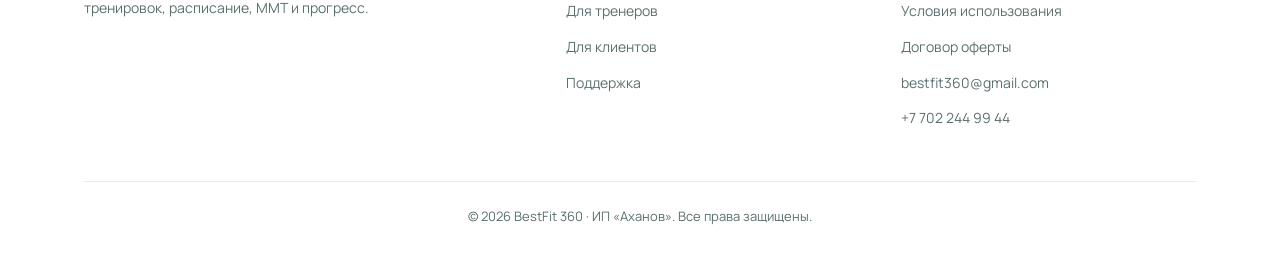
<file: privacy.html>
<!DOCTYPE html>
<html lang="ru">
<head>
  <meta charset="utf-8">
  <link rel="icon" type="image/svg+xml" href="assets/favicon.svg">
  <meta name="viewport" content="width=device-width, initial-scale=1">
  <meta name="theme-color" content="#FFFFFF">
  <title>Политика конфиденциальности — BestFit 360</title>
  <meta name="description" content="Политика конфиденциальности приложения BestFit 360.">
  <link rel="preconnect" href="https://fonts.googleapis.com">
  <link rel="preconnect" href="https://fonts.gstatic.com" crossorigin>
  <link href="https://fonts.googleapis.com/css2?family=Manrope:wght@400;500;600;700;800&family=Montserrat:wght@800;900&display=swap" rel="stylesheet">
  <link rel="stylesheet" href="styles.css">
</head>
<body>
  <header class="site-header">
    <div class="container nav">
      <a class="brand" href="index.html"><span class="logo"><img src="assets/logo-mark.svg" alt="BestFit 360" width="38" height="38"></span> BestFit 360</a>
      <button class="nav-toggle" aria-label="Меню" onclick="document.getElementById('nav').classList.toggle('open')">
        <svg width="26" height="26" viewBox="0 0 24 24" fill="none" stroke="currentColor" stroke-width="2"><line x1="3" y1="6" x2="21" y2="6"/><line x1="3" y1="12" x2="21" y2="12"/><line x1="3" y1="18" x2="21" y2="18"/></svg>
      </button>
      <ul class="nav-links" id="nav">
        <li><a href="index.html">Главная</a></li>
        <li><a href="features.html">Возможности</a></li>
        <li><a href="trainers.html">Для тренеров</a></li>
        <li><a href="clients.html">Для клиентов</a></li>
        <li><a href="support.html">Поддержка</a></li>
        <li><a class="btn btn-primary nav-cta" href="index.html#download">Скачать</a></li>
      </ul>
    </div>
  </header>

  <section class="section article">
    <div class="container">
      <h1>Политика конфиденциальности</h1>
      <div class="updated">BestFit 360 · обновлено 16 июня 2026</div>

      <h2>1. Общие положения</h2>
      <p>Настоящая Политика конфиденциальности описывает, как приложение «BestFit 360» (далее — «Приложение») собирает, использует и защищает ваши данные. Используя Приложение, вы соглашаетесь с условиями этой Политики.</p>

      <h2>2. Какие данные мы собираем</h2>
      <p>Данные профиля: имя, телефон, email, роль (тренер/клиент), фото профиля. Данные тренировок: программы, расписание, результаты, заметки, данные ММТ и анкеты здоровья. Платёжные данные: обрабатываются магазином приложений (Google Play / Apple) — мы не храним данные банковских карт. Технические данные: модель устройства и версия ОС для стабильной работы.</p>

      <h2>3. Как мы используем данные</h2>
      <p>Для предоставления функций Приложения, связи тренера и клиента, ведения расписания и программ, обработки подписок и улучшения качества сервиса.</p>

      <h2>4. Передача третьим лицам</h2>
      <p>Мы не продаём ваши данные. Данные обрабатываются нашими поставщиками инфраструктуры (хостинг и база данных) и магазином приложений (Google Play / Apple — оплата подписок) исключительно для работы Приложения. Передача возможна только по требованию закона.</p>

      <h2>5. Хранение и защита</h2>
      <p>Данные хранятся на защищённых серверах с разграничением доступа. Мы применяем технические и организационные меры для защиты от несанкционированного доступа.</p>

      <h2>6. Ваши права</h2>
      <p>Вы можете просматривать и изменять данные профиля, временно деактивировать аккаунт или удалить его полностью вместе со всеми данными в разделе «Настройки → Удалить аккаунт».</p>

      <h2>7. Дети</h2>
      <p>Приложение не предназначено для лиц младше 16 лет. Мы сознательно не собираем данные детей.</p>

      <h2>8. Изменения политики</h2>
      <p>Мы можем обновлять эту Политику. Существенные изменения будут отражены в Приложении с обновлением даты в шапке документа.</p>

      <h2>9. Контакты</h2>
      <p>По вопросам обработки данных пишите на <a href="mailto:bestfit360@gmail.com">bestfit360@gmail.com</a>.</p>
    </div>
  </section>

  <footer class="site-footer">
    <div class="container">
      <div class="footer-grid">
        <div>
          <div class="footer-brand"><span class="logo"><img src="assets/logo-mark.svg" alt="BestFit 360" width="38" height="38"></span> BestFit 360</div>
          <p style="margin:0;max-width:300px;font-size:14px;">Платформа для тренеров и клиентов: планы тренировок, расписание, ММТ и прогресс.</p>
        </div>
        <div>
          <h4>Разделы</h4>
          <ul>
            <li><a href="features.html">Возможности</a></li>
            <li><a href="trainers.html">Для тренеров</a></li>
            <li><a href="clients.html">Для клиентов</a></li>
            <li><a href="support.html">Поддержка</a></li>
          </ul>
        </div>
        <div>
          <h4>Документы</h4>
          <ul>
            <li><a href="privacy.html">Политика конфиденциальности</a></li>
            <li><a href="terms.html">Условия использования</a></li>
            <li><a href="offer.html">Договор оферты</a></li>
            <li><a href="mailto:bestfit360@gmail.com">bestfit360@gmail.com</a></li>
            <li><a href="tel:+77022449944">+7 702 244 99 44</a></li>
          </ul>
        </div>
      </div>
      <div class="footer-bottom">© 2026 BestFit 360 · ИП «Аханов». Все права защищены.</div>
    </div>
  </footer>
</body>
</html>
</file>
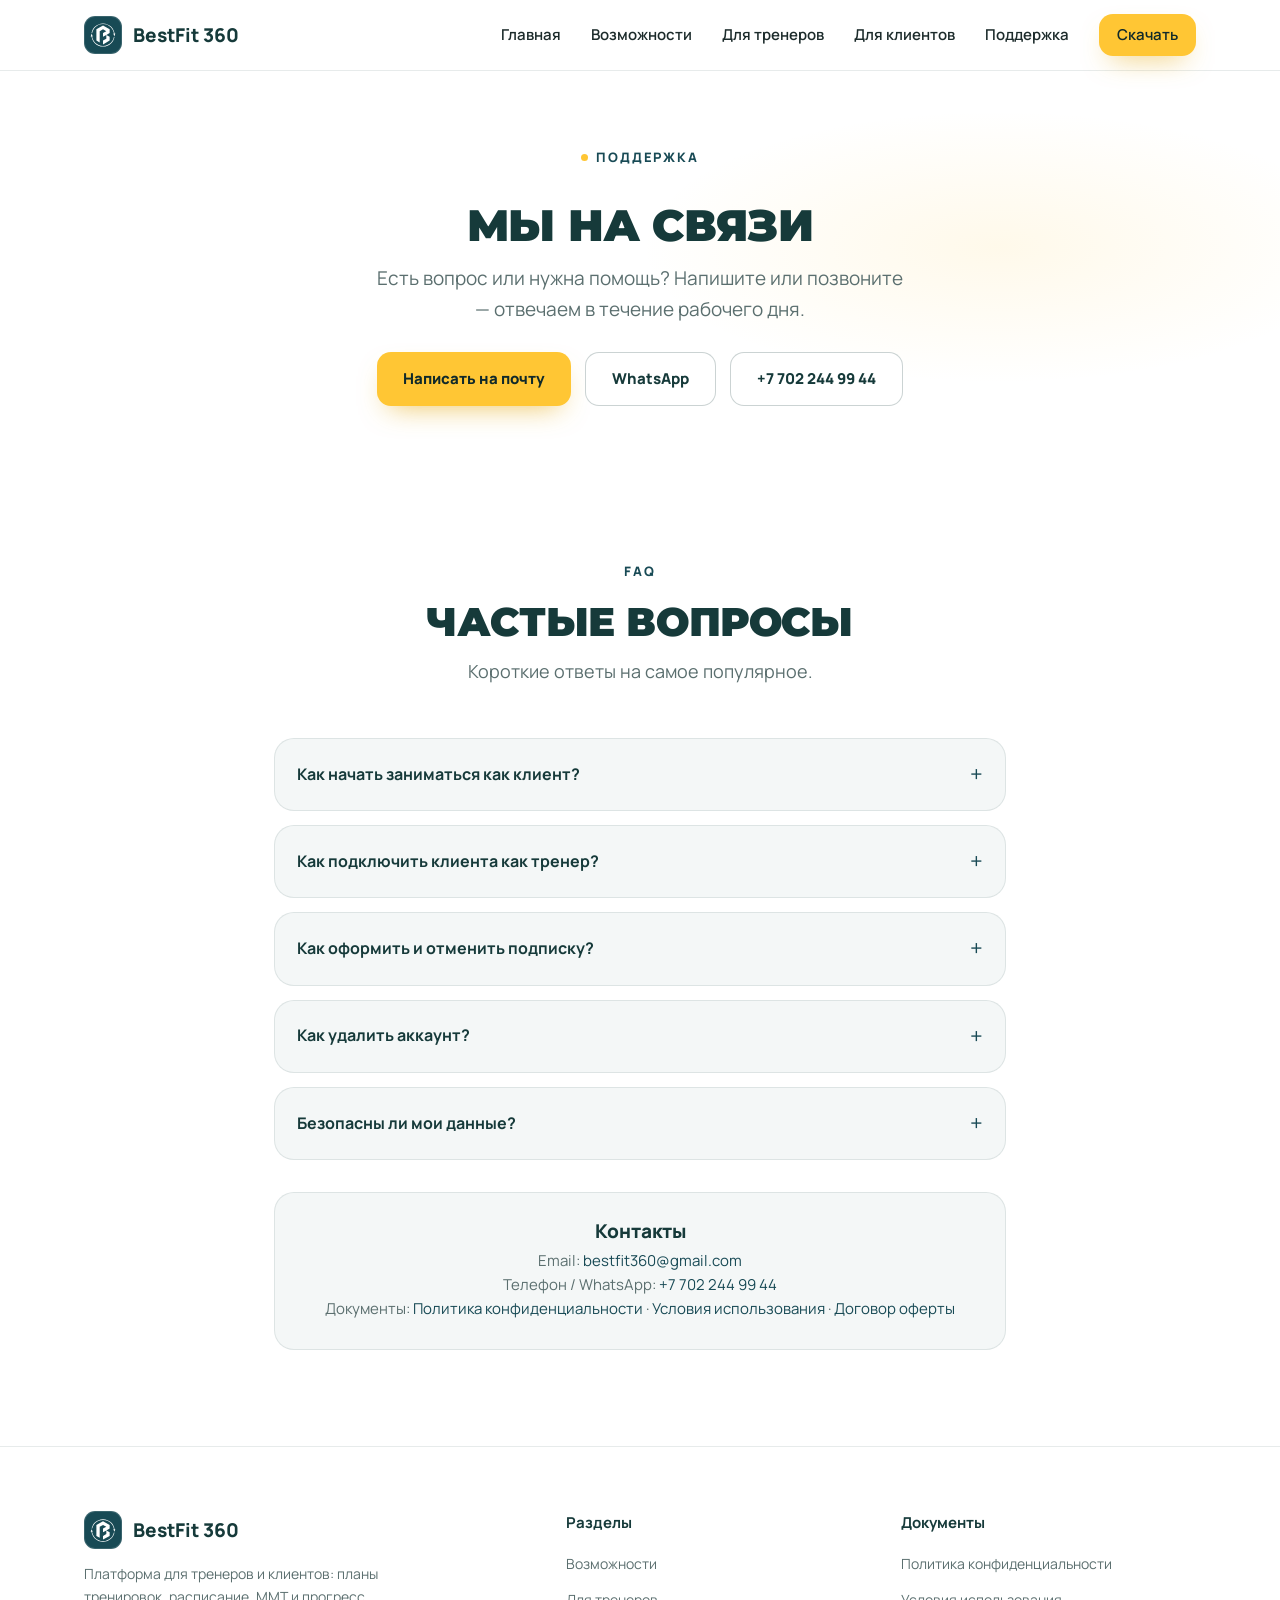
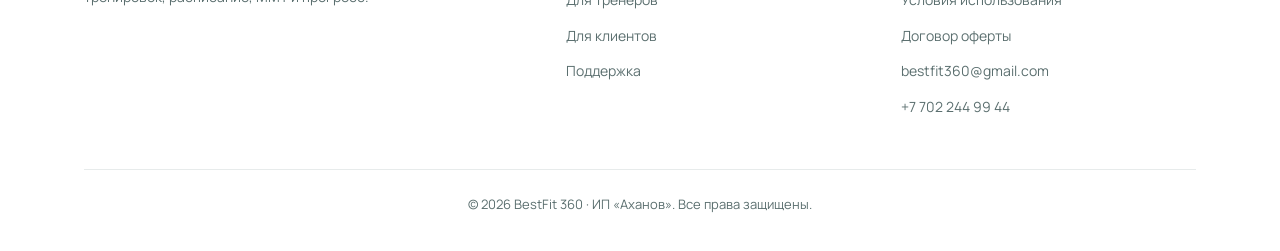
<file: support.html>
<!DOCTYPE html>
<html lang="ru">
<head>
  <meta charset="utf-8">
  <link rel="icon" type="image/svg+xml" href="assets/favicon.svg">
  <meta name="viewport" content="width=device-width, initial-scale=1">
  <meta name="theme-color" content="#FFFFFF">
  <title>Поддержка — BestFit 360</title>
  <meta name="description" content="Поддержка BestFit 360: ответы на частые вопросы, как удалить аккаунт, контакты.">
  <link rel="preconnect" href="https://fonts.googleapis.com">
  <link rel="preconnect" href="https://fonts.gstatic.com" crossorigin>
  <link href="https://fonts.googleapis.com/css2?family=Manrope:wght@400;500;600;700;800&family=Montserrat:wght@800;900&display=swap" rel="stylesheet">
  <link rel="stylesheet" href="styles.css">
</head>
<body>
  <header class="site-header">
    <div class="container nav">
      <a class="brand" href="index.html"><span class="logo"><img src="assets/logo-mark.svg" alt="BestFit 360" width="38" height="38"></span> BestFit 360</a>
      <button class="nav-toggle" aria-label="Меню" onclick="document.getElementById('nav').classList.toggle('open')">
        <svg width="26" height="26" viewBox="0 0 24 24" fill="none" stroke="currentColor" stroke-width="2"><line x1="3" y1="6" x2="21" y2="6"/><line x1="3" y1="12" x2="21" y2="12"/><line x1="3" y1="18" x2="21" y2="18"/></svg>
      </button>
      <ul class="nav-links" id="nav">
        <li><a href="index.html">Главная</a></li>
        <li><a href="features.html">Возможности</a></li>
        <li><a href="trainers.html">Для тренеров</a></li>
        <li><a href="clients.html">Для клиентов</a></li>
        <li><a href="support.html">Поддержка</a></li>
        <li><a class="btn btn-primary nav-cta" href="index.html#download">Скачать</a></li>
      </ul>
    </div>
  </header>

  <section class="hero" style="padding:72px 0 56px;">
    <div class="container" style="text-align:center;">
      <span class="eyebrow reveal"><span class="dot"></span> Поддержка</span>
      <h1 class="reveal" style="font-size:44px;margin:16px 0 14px;">Мы на&nbsp;связи</h1>
      <p class="lead reveal" style="margin:0 auto 28px;">Есть вопрос или нужна помощь? Напишите или позвоните — отвечаем в течение рабочего дня.</p>
      <div class="hero-cta reveal" style="justify-content:center;">
        <a class="btn btn-primary" href="mailto:bestfit360@gmail.com">Написать на почту</a>
        <a class="btn btn-ghost" href="https://wa.me/77022449944">WhatsApp</a>
        <a class="btn btn-ghost" href="tel:+77022449944">+7 702 244 99 44</a>
      </div>
    </div>
  </section>

  <section class="section">
    <div class="container" style="max-width:780px;">
      <div class="section-head reveal"><span class="eyebrow">FAQ</span><h2>Частые вопросы</h2><p>Короткие ответы на самое популярное.</p></div>
      <div class="faq reveal">
        <details>
          <summary>Как начать заниматься как клиент?</summary>
          <p>Зарегистрируйтесь, найдите тренера в каталоге или введите код тренера в разделе подключения. После подтверждения тренер составит вам персональную программу.</p>
        </details>
        <details>
          <summary>Как подключить клиента как тренер?</summary>
          <p>В кабинете тренера сгенерируйте код или QR и передайте клиенту. Когда клиент подключится, он появится в разделе «Мои клиенты».</p>
        </details>
        <details>
          <summary>Как оформить и отменить подписку?</summary>
          <p>Платные подписки оформляются через App Store (Apple). Управлять подпиской и отменить её можно в настройках Apple ID. Подписка продлевается автоматически, если не отменена не позднее чем за 24 часа до конца периода.</p>
        </details>
        <details>
          <summary>Как удалить аккаунт?</summary>
          <p>Откройте приложение → <b>Настройки</b> → <b>Удалить аккаунт</b>. Аккаунт и все связанные данные будут удалены безвозвратно. При необходимости можно временно деактивировать профиль вместо удаления.</p>
        </details>
        <details>
          <summary>Безопасны ли мои данные?</summary>
          <p>Да. Данные хранятся на защищённых серверах с разграничением доступа. Подробнее — в <a href="privacy.html">Политике конфиденциальности</a>.</p>
        </details>
      </div>

      <div class="card reveal" style="margin-top:32px;text-align:center;">
        <h3>Контакты</h3>
        <p style="margin-top:8px;">Email: <a href="mailto:bestfit360@gmail.com">bestfit360@gmail.com</a></p>
        <p>Телефон / WhatsApp: <a href="tel:+77022449944">+7 702 244 99 44</a></p>
        <p>Документы: <a href="privacy.html">Политика конфиденциальности</a> · <a href="terms.html">Условия использования</a> · <a href="offer.html">Договор оферты</a></p>
      </div>
    </div>
  </section>

  <footer class="site-footer">
    <div class="container">
      <div class="footer-grid">
        <div>
          <div class="footer-brand"><span class="logo"><img src="assets/logo-mark.svg" alt="BestFit 360" width="38" height="38"></span> BestFit 360</div>
          <p style="margin:0;max-width:320px;font-size:14px;">Платформа для тренеров и клиентов: планы тренировок, расписание, ММТ и прогресс.</p>
        </div>
        <div>
          <h4>Разделы</h4>
          <ul>
            <li><a href="features.html">Возможности</a></li>
            <li><a href="trainers.html">Для тренеров</a></li>
            <li><a href="clients.html">Для клиентов</a></li>
            <li><a href="support.html">Поддержка</a></li>
          </ul>
        </div>
        <div>
          <h4>Документы</h4>
          <ul>
            <li><a href="privacy.html">Политика конфиденциальности</a></li>
            <li><a href="terms.html">Условия использования</a></li>
            <li><a href="offer.html">Договор оферты</a></li>
            <li><a href="mailto:bestfit360@gmail.com">bestfit360@gmail.com</a></li>
            <li><a href="tel:+77022449944">+7 702 244 99 44</a></li>
          </ul>
        </div>
      </div>
      <div class="footer-bottom">© 2026 BestFit 360 · ИП «Аханов». Все права защищены.</div>
    </div>
  </footer>

  <script>
    (function () {
      var els = document.querySelectorAll('.reveal');
      if (!('IntersectionObserver' in window)) { els.forEach(function (e) { e.classList.add('in'); }); return; }
      var io = new IntersectionObserver(function (entries) {
        entries.forEach(function (en) { if (en.isIntersecting) { en.target.classList.add('in'); io.unobserve(en.target); } });
      }, { threshold: 0.12 });
      els.forEach(function (e) { io.observe(e); });
    })();
  </script>
</body>
</html>
</file>
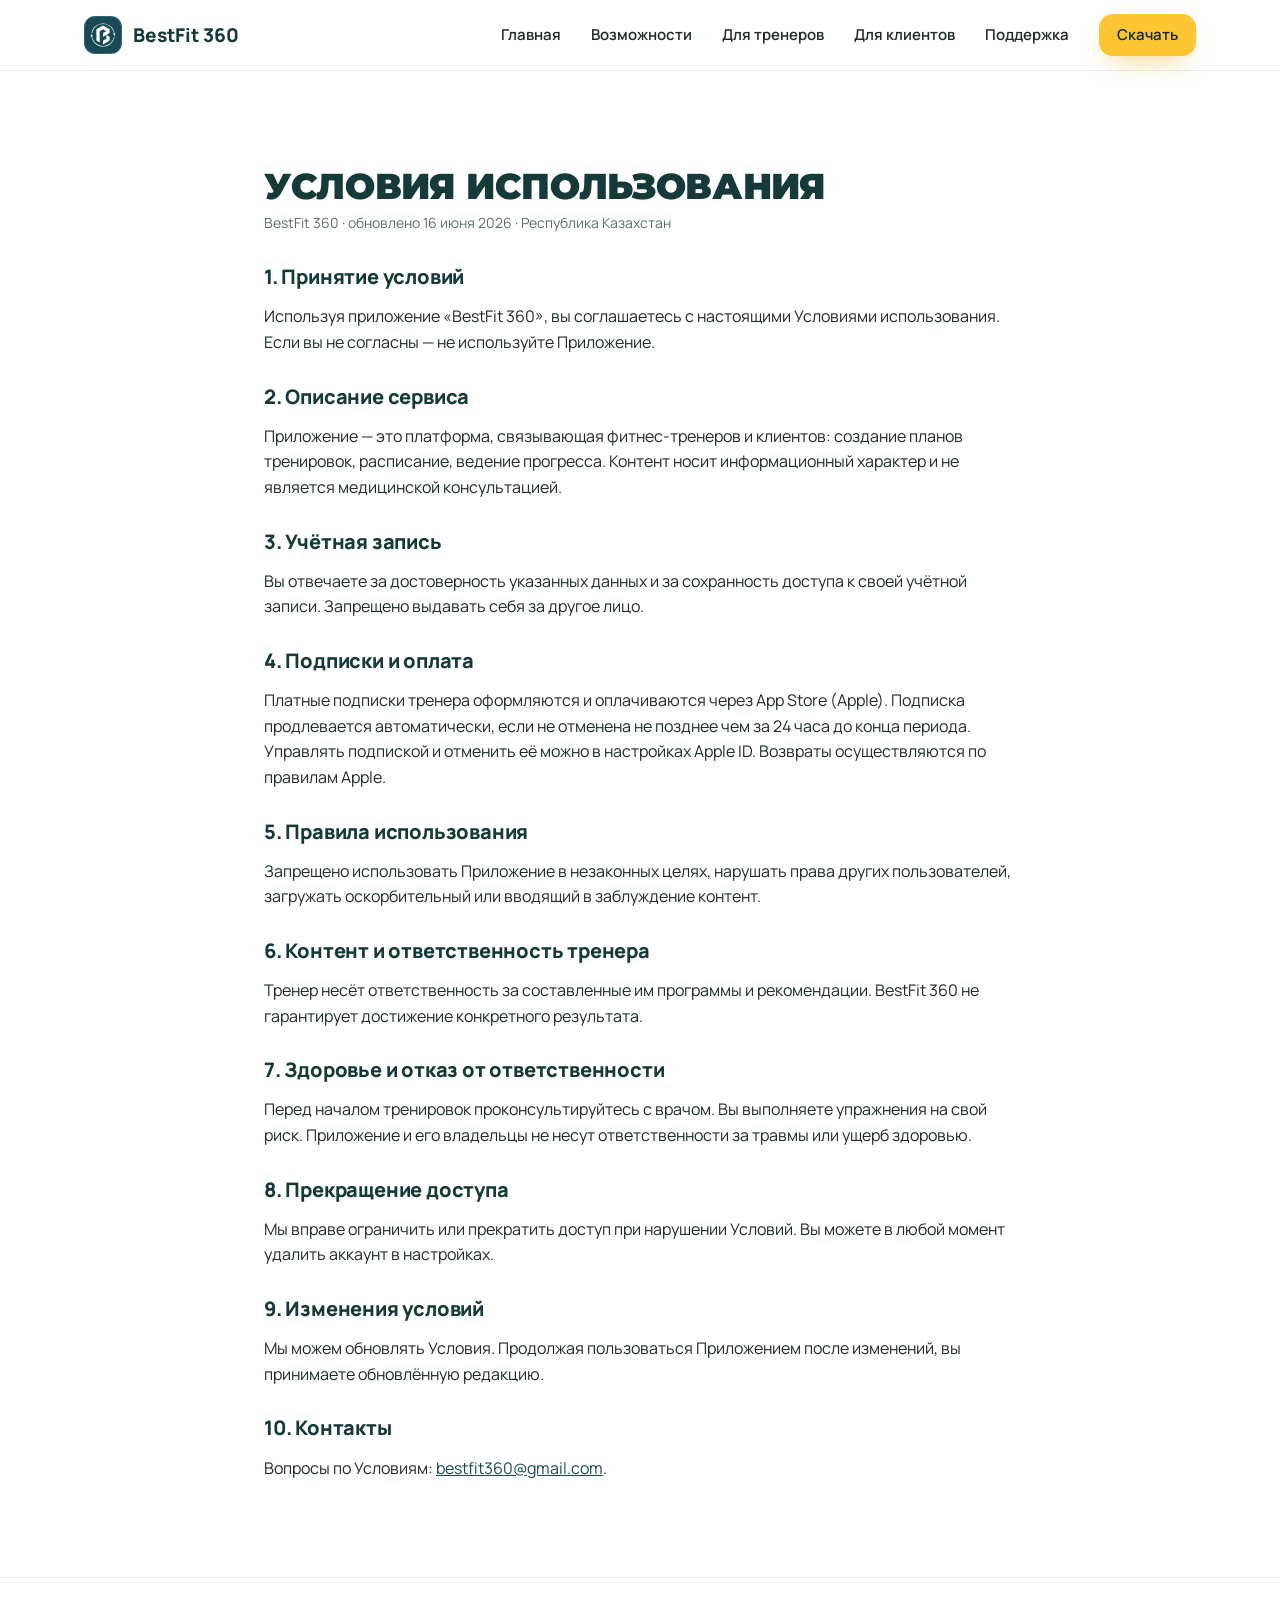
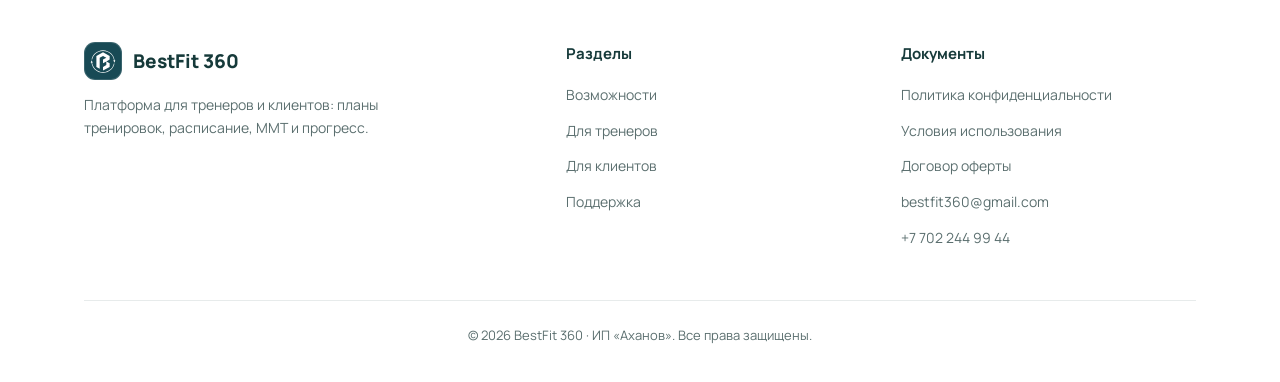
<file: terms.html>
<!DOCTYPE html>
<html lang="ru">
<head>
  <meta charset="utf-8">
  <link rel="icon" type="image/svg+xml" href="assets/favicon.svg">
  <meta name="viewport" content="width=device-width, initial-scale=1">
  <meta name="theme-color" content="#FFFFFF">
  <title>Условия использования — BestFit 360</title>
  <meta name="description" content="Условия использования приложения BestFit 360.">
  <link rel="preconnect" href="https://fonts.googleapis.com">
  <link rel="preconnect" href="https://fonts.gstatic.com" crossorigin>
  <link href="https://fonts.googleapis.com/css2?family=Manrope:wght@400;500;600;700;800&family=Montserrat:wght@800;900&display=swap" rel="stylesheet">
  <link rel="stylesheet" href="styles.css">
</head>
<body>
  <header class="site-header">
    <div class="container nav">
      <a class="brand" href="index.html"><span class="logo"><img src="assets/logo-mark.svg" alt="BestFit 360" width="38" height="38"></span> BestFit 360</a>
      <button class="nav-toggle" aria-label="Меню" onclick="document.getElementById('nav').classList.toggle('open')">
        <svg width="26" height="26" viewBox="0 0 24 24" fill="none" stroke="currentColor" stroke-width="2"><line x1="3" y1="6" x2="21" y2="6"/><line x1="3" y1="12" x2="21" y2="12"/><line x1="3" y1="18" x2="21" y2="18"/></svg>
      </button>
      <ul class="nav-links" id="nav">
        <li><a href="index.html">Главная</a></li>
        <li><a href="features.html">Возможности</a></li>
        <li><a href="trainers.html">Для тренеров</a></li>
        <li><a href="clients.html">Для клиентов</a></li>
        <li><a href="support.html">Поддержка</a></li>
        <li><a class="btn btn-primary nav-cta" href="index.html#download">Скачать</a></li>
      </ul>
    </div>
  </header>

  <section class="section article">
    <div class="container">
      <h1>Условия использования</h1>
      <div class="updated">BestFit 360 · обновлено 16 июня 2026 · Республика Казахстан</div>

      <h2>1. Принятие условий</h2>
      <p>Используя приложение «BestFit 360», вы соглашаетесь с настоящими Условиями использования. Если вы не согласны — не используйте Приложение.</p>

      <h2>2. Описание сервиса</h2>
      <p>Приложение — это платформа, связывающая фитнес-тренеров и клиентов: создание планов тренировок, расписание, ведение прогресса. Контент носит информационный характер и не является медицинской консультацией.</p>

      <h2>3. Учётная запись</h2>
      <p>Вы отвечаете за достоверность указанных данных и за сохранность доступа к своей учётной записи. Запрещено выдавать себя за другое лицо.</p>

      <h2>4. Подписки и оплата</h2>
      <p>Платные подписки тренера оформляются и оплачиваются через App Store (Apple). Подписка продлевается автоматически, если не отменена не позднее чем за 24 часа до конца периода. Управлять подпиской и отменить её можно в настройках Apple ID. Возвраты осуществляются по правилам Apple.</p>

      <h2>5. Правила использования</h2>
      <p>Запрещено использовать Приложение в незаконных целях, нарушать права других пользователей, загружать оскорбительный или вводящий в заблуждение контент.</p>

      <h2>6. Контент и ответственность тренера</h2>
      <p>Тренер несёт ответственность за составленные им программы и рекомендации. BestFit 360 не гарантирует достижение конкретного результата.</p>

      <h2>7. Здоровье и отказ от ответственности</h2>
      <p>Перед началом тренировок проконсультируйтесь с врачом. Вы выполняете упражнения на свой риск. Приложение и его владельцы не несут ответственности за травмы или ущерб здоровью.</p>

      <h2>8. Прекращение доступа</h2>
      <p>Мы вправе ограничить или прекратить доступ при нарушении Условий. Вы можете в любой момент удалить аккаунт в настройках.</p>

      <h2>9. Изменения условий</h2>
      <p>Мы можем обновлять Условия. Продолжая пользоваться Приложением после изменений, вы принимаете обновлённую редакцию.</p>

      <h2>10. Контакты</h2>
      <p>Вопросы по Условиям: <a href="mailto:bestfit360@gmail.com">bestfit360@gmail.com</a>.</p>
    </div>
  </section>

  <footer class="site-footer">
    <div class="container">
      <div class="footer-grid">
        <div>
          <div class="footer-brand"><span class="logo"><img src="assets/logo-mark.svg" alt="BestFit 360" width="38" height="38"></span> BestFit 360</div>
          <p style="margin:0;max-width:300px;font-size:14px;">Платформа для тренеров и клиентов: планы тренировок, расписание, ММТ и прогресс.</p>
        </div>
        <div>
          <h4>Разделы</h4>
          <ul>
            <li><a href="features.html">Возможности</a></li>
            <li><a href="trainers.html">Для тренеров</a></li>
            <li><a href="clients.html">Для клиентов</a></li>
            <li><a href="support.html">Поддержка</a></li>
          </ul>
        </div>
        <div>
          <h4>Документы</h4>
          <ul>
            <li><a href="privacy.html">Политика конфиденциальности</a></li>
            <li><a href="terms.html">Условия использования</a></li>
            <li><a href="offer.html">Договор оферты</a></li>
            <li><a href="mailto:bestfit360@gmail.com">bestfit360@gmail.com</a></li>
            <li><a href="tel:+77022449944">+7 702 244 99 44</a></li>
          </ul>
        </div>
      </div>
      <div class="footer-bottom">© 2026 BestFit 360 · ИП «Аханов». Все права защищены.</div>
    </div>
  </footer>
</body>
</html>
</file>
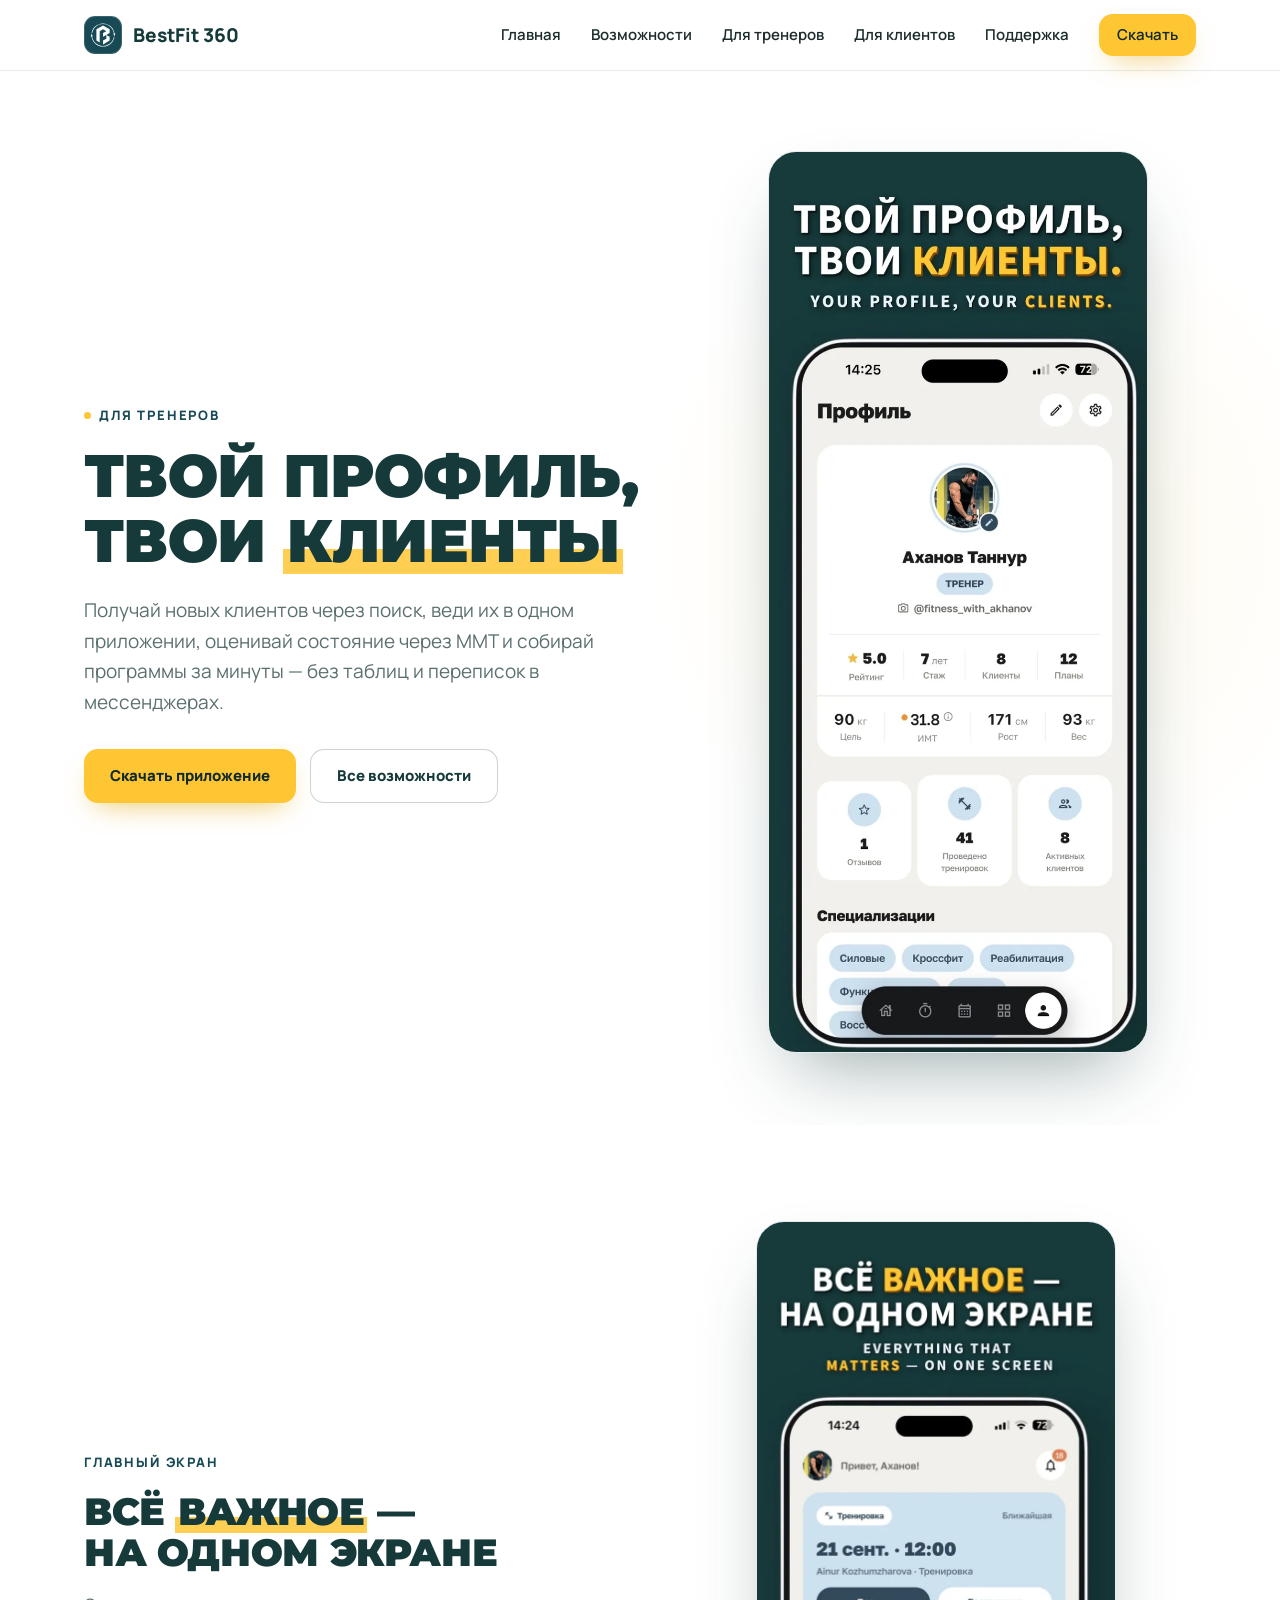
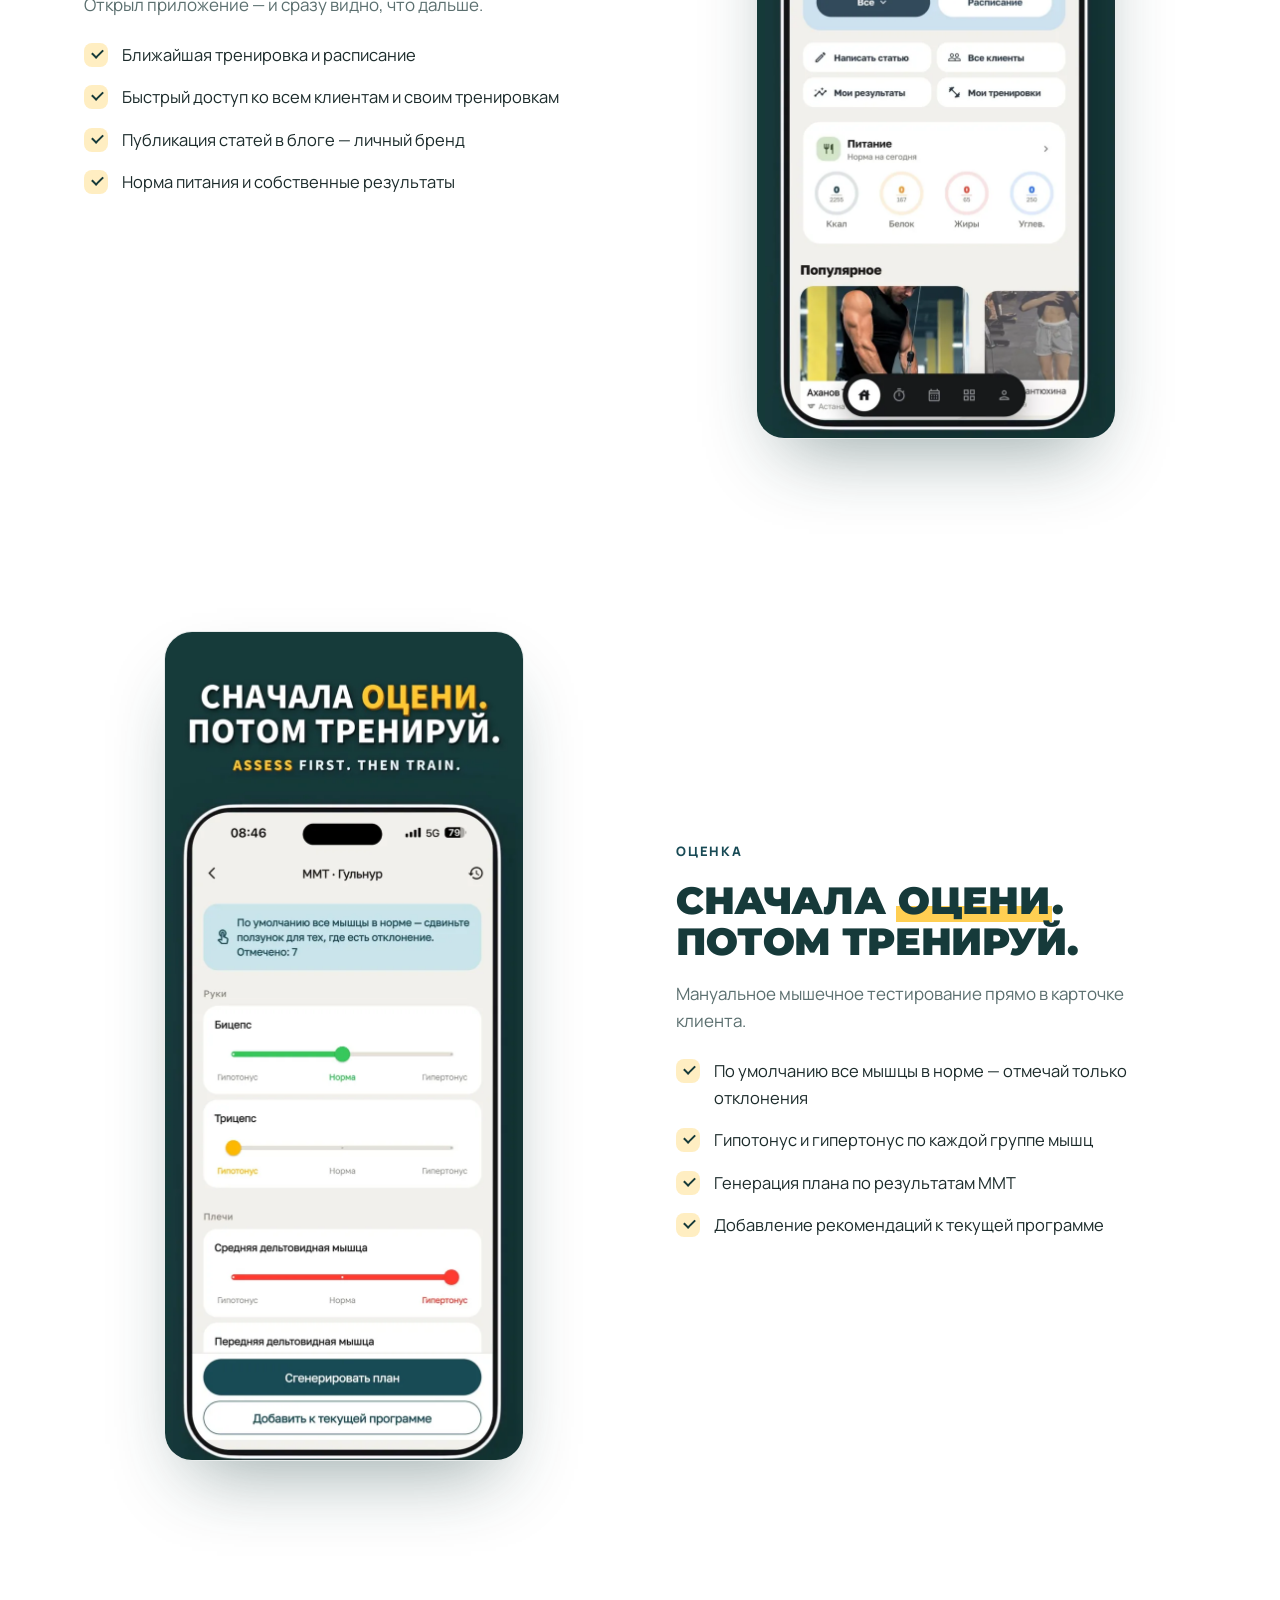
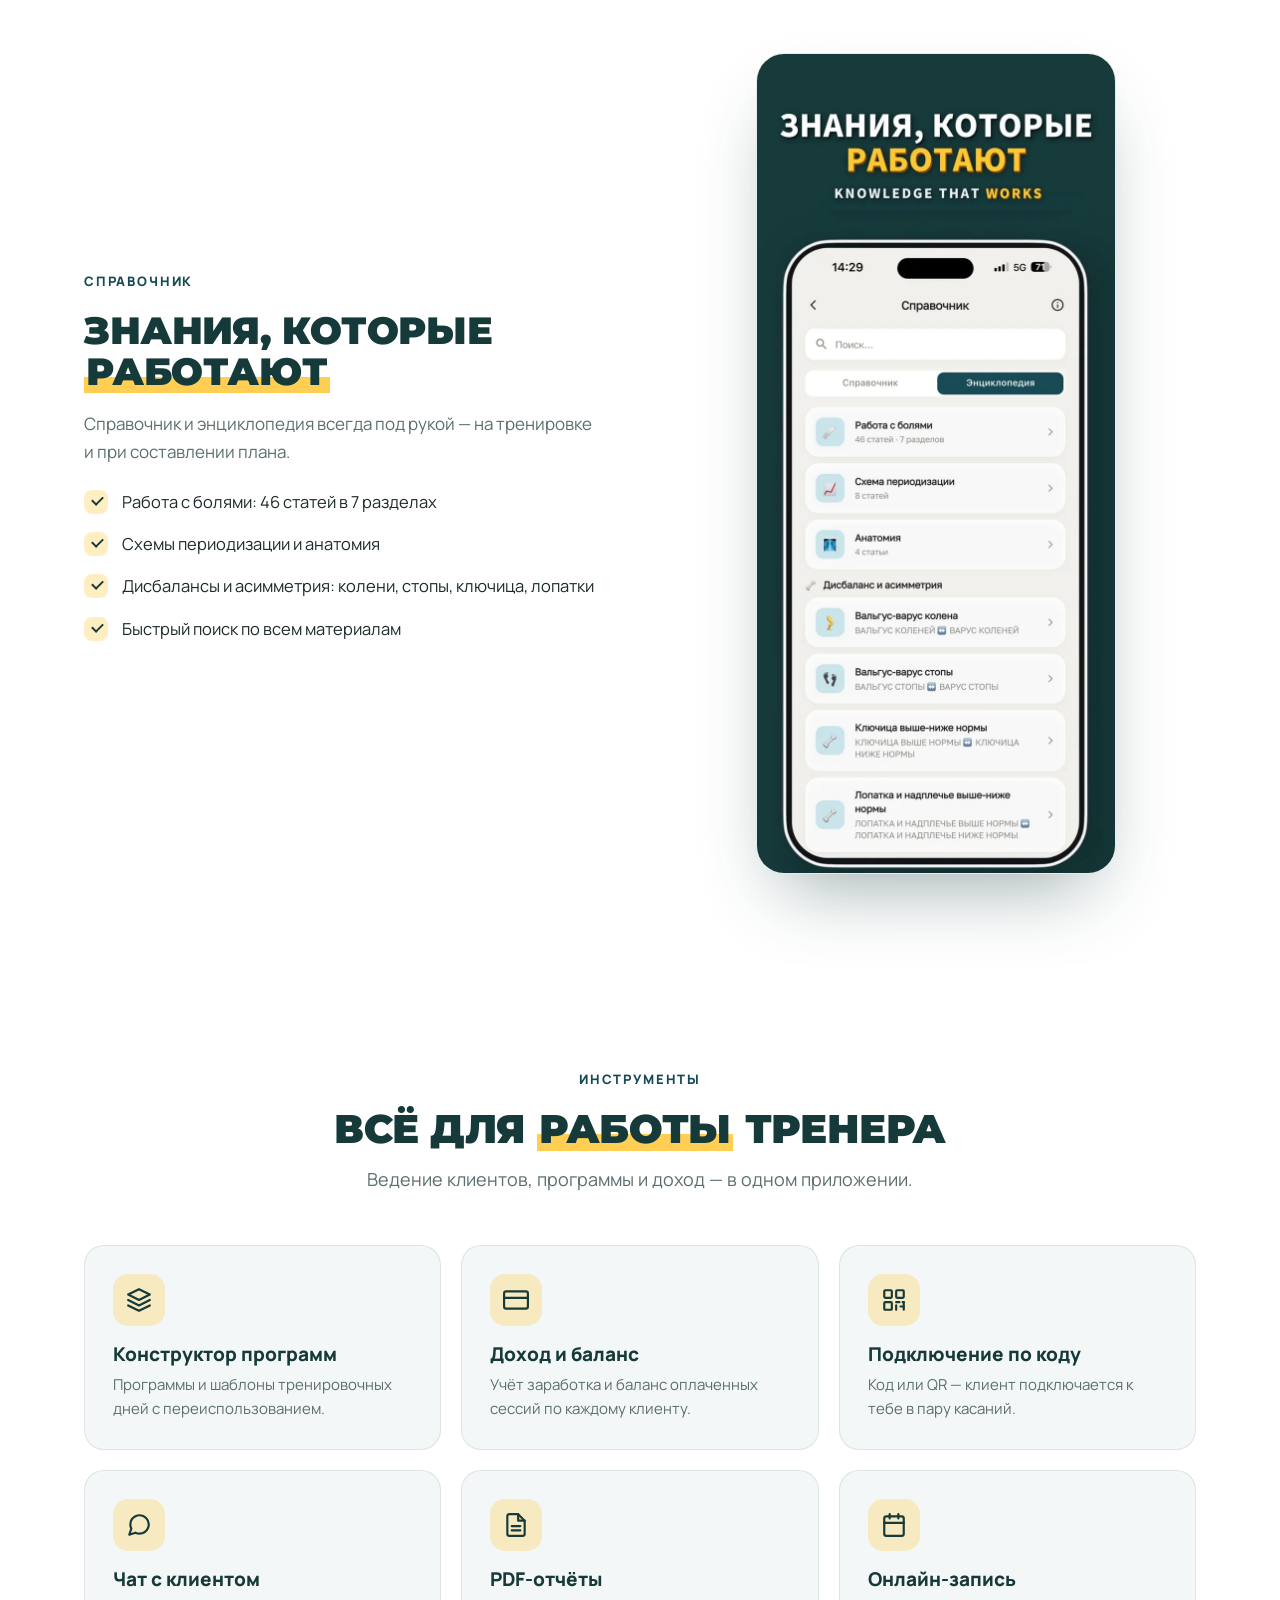
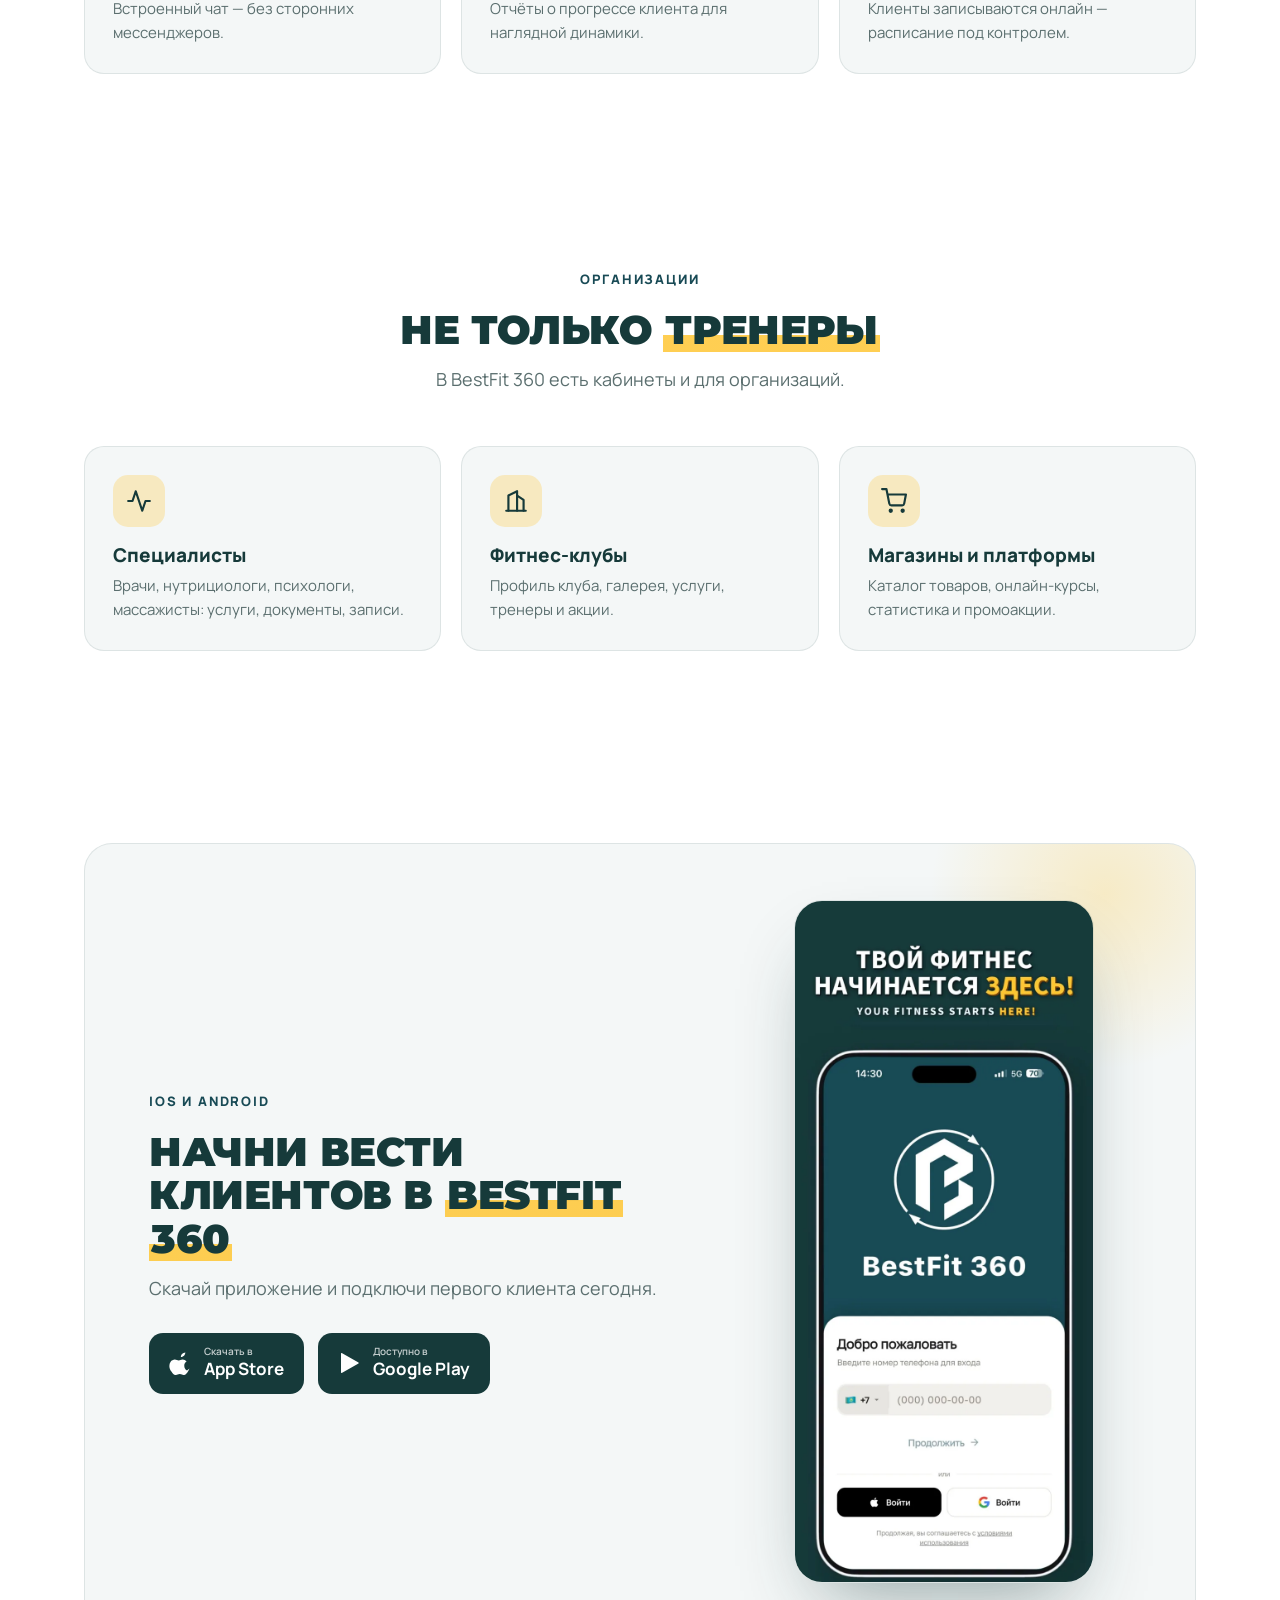
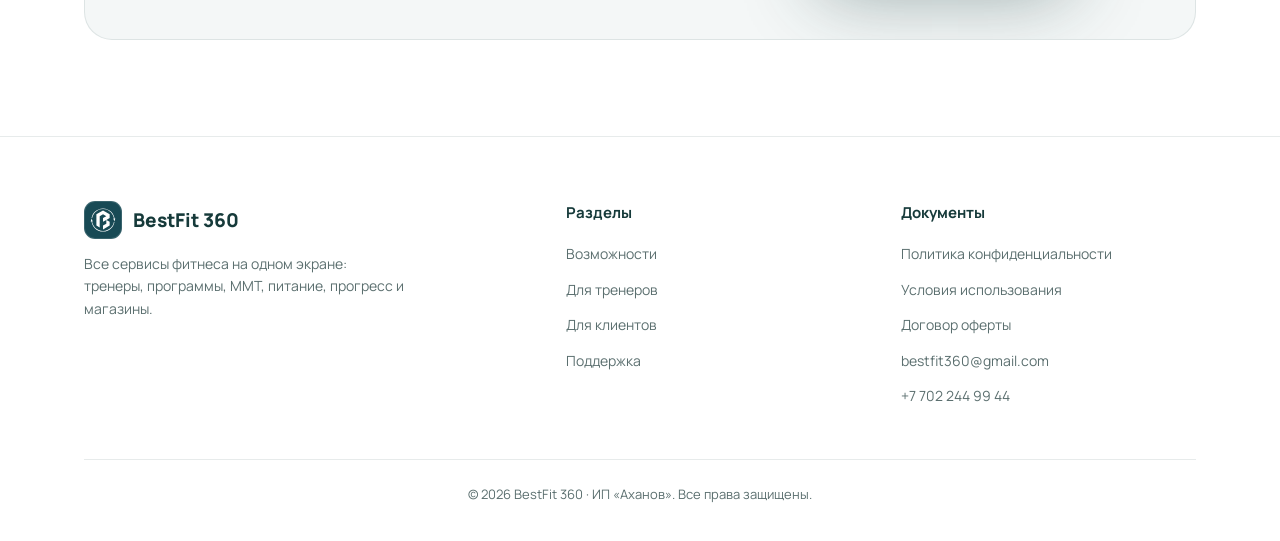
<file: trainers.html>
<!DOCTYPE html>
<html lang="ru">
<head>
  <meta charset="utf-8">
  <link rel="icon" type="image/svg+xml" href="assets/favicon.svg">
  <meta name="viewport" content="width=device-width, initial-scale=1">
  <meta name="theme-color" content="#FFFFFF">
  <title>Для тренеров — BestFit 360</title>
  <meta name="description" content="BestFit 360 для тренеров: профиль с рейтингом, CRM клиентов, ММТ и генерация плана, расписание и справочник.">
  <link rel="preconnect" href="https://fonts.googleapis.com">
  <link rel="preconnect" href="https://fonts.gstatic.com" crossorigin>
  <link href="https://fonts.googleapis.com/css2?family=Manrope:wght@400;500;600;700;800&family=Montserrat:wght@800;900&display=swap" rel="stylesheet">
  <link rel="stylesheet" href="styles.css">
</head>
<body>
  <header class="site-header">
    <div class="container nav">
      <a class="brand" href="index.html"><span class="logo"><img src="assets/logo-mark.svg" alt="BestFit 360" width="38" height="38"></span> BestFit 360</a>
      <button class="nav-toggle" aria-label="Меню" onclick="document.getElementById('nav').classList.toggle('open')">
        <svg width="26" height="26" viewBox="0 0 24 24" fill="none" stroke="currentColor" stroke-width="2"><line x1="3" y1="6" x2="21" y2="6"/><line x1="3" y1="12" x2="21" y2="12"/><line x1="3" y1="18" x2="21" y2="18"/></svg>
      </button>
      <ul class="nav-links" id="nav">
        <li><a href="index.html">Главная</a></li>
        <li><a href="features.html">Возможности</a></li>
        <li><a href="trainers.html">Для тренеров</a></li>
        <li><a href="clients.html">Для клиентов</a></li>
        <li><a href="support.html">Поддержка</a></li>
        <li><a class="btn btn-primary nav-cta" href="index.html#download">Скачать</a></li>
      </ul>
    </div>
  </header>

  <section class="hero">
    <div class="container hero-grid">
      <div class="hero-copy reveal">
        <span class="eyebrow"><span class="dot"></span> Для тренеров</span>
        <h1>Твой профиль, твои <span class="hl">клиенты</span></h1>
        <p class="lead">Получай новых клиентов через поиск, веди их в одном приложении, оценивай состояние через ММТ и собирай программы за минуты — без таблиц и переписок в мессенджерах.</p>
        <div class="hero-cta">
          <a class="btn btn-primary" href="index.html#download">Скачать приложение</a>
          <a class="btn btn-ghost" href="features.html">Все возможности</a>
        </div>
      </div>
      <div class="hero-media reveal">
        <div class="promo-wrap"><img class="promo" src="assets/promo/trainer-profile.webp" alt="Твой профиль, твои клиенты: профиль тренера с рейтингом, стажем, клиентами и специализациями" width="720" height="1714" fetchpriority="high"></div>
      </div>
    </div>
  </section>

  <section class="section alt">
    <div class="container split">
      <div class="split-copy reveal">
        <span class="eyebrow">Главный экран</span>
        <h2>Всё <span class="hl">важное</span> — на&nbsp;одном экране</h2>
        <p class="lead">Открыл приложение — и сразу видно, что дальше.</p>
        <ul class="feat-list">
          <li>Ближайшая тренировка и расписание</li>
          <li>Быстрый доступ ко всем клиентам и своим тренировкам</li>
          <li>Публикация статей в блоге — личный бренд</li>
          <li>Норма питания и собственные результаты</li>
        </ul>
      </div>
      <div class="split-media reveal">
        <div class="promo-wrap"><img class="promo" src="assets/promo/home.webp" alt="Всё важное на одном экране: главный экран с ближайшей тренировкой, быстрыми действиями и нормой питания" width="720" height="1642" loading="lazy" decoding="async"></div>
      </div>
    </div>
  </section>

  <section class="section">
    <div class="container split reverse">
      <div class="split-copy reveal">
        <span class="eyebrow">Оценка</span>
        <h2>Сначала <span class="hl">оцени</span>. Потом тренируй.</h2>
        <p class="lead">Мануальное мышечное тестирование прямо в карточке клиента.</p>
        <ul class="feat-list">
          <li>По умолчанию все мышцы в норме — отмечай только отклонения</li>
          <li>Гипотонус и гипертонус по каждой группе мышц</li>
          <li>Генерация плана по результатам ММТ</li>
          <li>Добавление рекомендаций к текущей программе</li>
        </ul>
      </div>
      <div class="split-media reveal">
        <div class="promo-wrap"><img class="promo" src="assets/promo/mmt.webp" alt="Сначала оцени, потом тренируй: мануальное мышечное тестирование клиента и генерация плана" width="720" height="1665" loading="lazy" decoding="async"></div>
      </div>
    </div>
  </section>

  <section class="section alt">
    <div class="container split">
      <div class="split-copy reveal">
        <span class="eyebrow">Справочник</span>
        <h2>Знания, которые <span class="hl">работают</span></h2>
        <p class="lead">Справочник и энциклопедия всегда под рукой — на тренировке и при составлении плана.</p>
        <ul class="feat-list">
          <li>Работа с болями: 46 статей в 7 разделах</li>
          <li>Схемы периодизации и анатомия</li>
          <li>Дисбалансы и асимметрия: колени, стопы, ключица, лопатки</li>
          <li>Быстрый поиск по всем материалам</li>
        </ul>
      </div>
      <div class="split-media reveal">
        <div class="promo-wrap"><img class="promo" src="assets/promo/knowledge.webp" alt="Знания, которые работают: справочник и энциклопедия — работа с болями, периодизация, анатомия, дисбалансы" width="720" height="1646" loading="lazy" decoding="async"></div>
      </div>
    </div>
  </section>

  <section class="section">
    <div class="container">
      <div class="section-head reveal">
        <span class="eyebrow">Инструменты</span>
        <h2>Всё для <span class="hl">работы</span> тренера</h2>
        <p>Ведение клиентов, программы и доход — в одном приложении.</p>
      </div>
      <div class="cards">
        <div class="card reveal"><div class="ico"><svg viewBox="0 0 24 24" fill="none" stroke="currentColor" stroke-width="2"><polygon points="12 2 2 7 12 12 22 7 12 2"/><polyline points="2 17 12 22 22 17"/><polyline points="2 12 12 17 22 12"/></svg></div><h3>Конструктор программ</h3><p>Программы и шаблоны тренировочных дней с переиспользованием.</p></div>
        <div class="card reveal"><div class="ico"><svg viewBox="0 0 24 24" fill="none" stroke="currentColor" stroke-width="2"><rect x="1" y="4" width="22" height="16" rx="2"/><line x1="1" y1="10" x2="23" y2="10"/></svg></div><h3>Доход и баланс</h3><p>Учёт заработка и баланс оплаченных сессий по каждому клиенту.</p></div>
        <div class="card reveal"><div class="ico"><svg viewBox="0 0 24 24" fill="none" stroke="currentColor" stroke-width="2"><rect x="3" y="3" width="7" height="7" rx="1"/><rect x="14" y="3" width="7" height="7" rx="1"/><rect x="3" y="14" width="7" height="7" rx="1"/><line x1="14" y1="14" x2="17" y2="14"/><line x1="20" y1="14" x2="21" y2="14"/><line x1="14" y1="17" x2="14" y2="21"/><line x1="18" y1="18" x2="21" y2="18"/><line x1="21" y1="14" x2="21" y2="21"/></svg></div><h3>Подключение по коду</h3><p>Код или QR — клиент подключается к тебе в пару касаний.</p></div>
        <div class="card reveal"><div class="ico"><svg viewBox="0 0 24 24" fill="none" stroke="currentColor" stroke-width="2"><path d="M21 11.5a8.38 8.38 0 0 1-.9 3.8 8.5 8.5 0 0 1-7.6 4.7 8.38 8.38 0 0 1-3.8-.9L3 21l1.9-5.7a8.38 8.38 0 0 1-.9-3.8 8.5 8.5 0 0 1 4.7-7.6 8.38 8.38 0 0 1 3.8-.9h.5a8.48 8.48 0 0 1 8 8z"/></svg></div><h3>Чат с клиентом</h3><p>Встроенный чат — без сторонних мессенджеров.</p></div>
        <div class="card reveal"><div class="ico"><svg viewBox="0 0 24 24" fill="none" stroke="currentColor" stroke-width="2"><path d="M14 2H6a2 2 0 0 0-2 2v16a2 2 0 0 0 2 2h12a2 2 0 0 0 2-2V8z"/><polyline points="14 2 14 8 20 8"/><line x1="16" y1="13" x2="8" y2="13"/><line x1="16" y1="17" x2="8" y2="17"/></svg></div><h3>PDF-отчёты</h3><p>Отчёты о прогрессе клиента для наглядной динамики.</p></div>
        <div class="card reveal"><div class="ico"><svg viewBox="0 0 24 24" fill="none" stroke="currentColor" stroke-width="2"><rect x="3" y="4" width="18" height="18" rx="2"/><line x1="16" y1="2" x2="16" y2="6"/><line x1="8" y1="2" x2="8" y2="6"/><line x1="3" y1="10" x2="21" y2="10"/></svg></div><h3>Онлайн-запись</h3><p>Клиенты записываются онлайн — расписание под контролем.</p></div>
      </div>
    </div>
  </section>

  <section class="section alt">
    <div class="container">
      <div class="section-head reveal">
        <span class="eyebrow">Организации</span>
        <h2>Не только <span class="hl">тренеры</span></h2>
        <p>В BestFit 360 есть кабинеты и для организаций.</p>
      </div>
      <div class="cards">
        <div class="card reveal"><div class="ico"><svg viewBox="0 0 24 24" fill="none" stroke="currentColor" stroke-width="2"><path d="M22 12h-4l-3 9L9 3l-3 9H2"/></svg></div><h3>Специалисты</h3><p>Врачи, нутрициологи, психологи, массажисты: услуги, документы, записи.</p></div>
        <div class="card reveal"><div class="ico"><svg viewBox="0 0 24 24" fill="none" stroke="currentColor" stroke-width="2"><path d="M3 21h18"/><path d="M5 21V7l8-4v18"/><path d="M19 21V11l-6-4"/></svg></div><h3>Фитнес-клубы</h3><p>Профиль клуба, галерея, услуги, тренеры и акции.</p></div>
        <div class="card reveal"><div class="ico"><svg viewBox="0 0 24 24" fill="none" stroke="currentColor" stroke-width="2"><circle cx="9" cy="21" r="1"/><circle cx="20" cy="21" r="1"/><path d="M1 1h4l2.68 13.39a2 2 0 0 0 2 1.61h9.72a2 2 0 0 0 2-1.61L23 6H6"/></svg></div><h3>Магазины и платформы</h3><p>Каталог товаров, онлайн-курсы, статистика и промоакции.</p></div>
      </div>
    </div>
  </section>

  <section class="section">
    <div class="container">
      <div class="cta-band cta-split reveal">
        <div>
          <span class="eyebrow">iOS и Android</span>
          <h2>Начни вести клиентов в&nbsp;<span class="hl">BestFit 360</span></h2>
          <p>Скачай приложение и&nbsp;подключи первого клиента сегодня.</p>
          <div class="stores">
          <a class="store-badge" href="https://apps.apple.com/kz/app/bestfit-360-%D1%84%D0%B8%D1%82%D0%BD%D0%B5%D1%81-%D1%8D%D0%BA%D0%BE%D1%81%D0%B8%D1%81%D1%82%D0%B5%D0%BC%D0%B0/id6765931857" target="_blank" rel="noopener" aria-label="Скачать BestFit 360 в App Store">
            <svg viewBox="0 0 24 24" fill="currentColor"><path d="M16.365 1.43c0 1.14-.42 2.2-1.12 2.98-.84.94-2.2 1.66-3.34 1.57-.14-1.12.42-2.3 1.1-3.02.78-.84 2.16-1.48 3.36-1.53zM20.5 17.5c-.55 1.27-.82 1.84-1.53 2.97-1 1.57-2.4 3.53-4.14 3.54-1.55.02-1.95-1.01-4.05-1-2.1.01-2.54 1.02-4.1 1-1.74-.01-3.07-1.78-4.07-3.35C-.02 18.13-.27 13.4 1.5 10.9c1.06-1.5 2.74-2.38 4.32-2.38 1.6 0 2.61 1.02 3.94 1.02 1.29 0 2.07-1.02 3.92-1.02 1.4 0 2.88.76 3.94 2.08-3.46 1.9-2.9 6.84.38 8.9z"/></svg>
            <span><small>Скачать в</small><b>App Store</b></span>
          </a>
          <a class="store-badge" href="https://play.google.com/store/apps/details?id=com.bestfit360.app" target="_blank" rel="noopener" aria-label="Скачать BestFit 360 в Google Play">
            <svg viewBox="0 0 24 24" fill="currentColor"><path d="M3 2.5c0-.38.42-.62.74-.42L20.5 11.6c.3.18.3.62 0 .8L3.74 21.92c-.32.2-.74-.04-.74-.42z"/></svg>
            <span><small>Доступно в</small><b>Google Play</b></span>
          </a>
        </div>
        </div>
        <div class="promo-wrap"><img class="promo" src="assets/promo/start.webp" alt="Твой фитнес начинается здесь: экран входа в BestFit 360 по номеру телефона, Apple или Google" width="720" height="1646" loading="lazy" decoding="async"></div>
      </div>
    </div>
  </section>

  <footer class="site-footer">
    <div class="container">
      <div class="footer-grid">
        <div>
          <div class="footer-brand"><span class="logo"><img src="assets/logo-mark.svg" alt="BestFit 360" width="38" height="38"></span> BestFit 360</div>
          <p style="margin:0;max-width:320px;font-size:14px;">Все сервисы фитнеса на одном экране: тренеры, программы, ММТ, питание, прогресс и магазины.</p>
        </div>
        <div>
          <h4>Разделы</h4>
          <ul>
            <li><a href="features.html">Возможности</a></li>
            <li><a href="trainers.html">Для тренеров</a></li>
            <li><a href="clients.html">Для клиентов</a></li>
            <li><a href="support.html">Поддержка</a></li>
          </ul>
        </div>
        <div>
          <h4>Документы</h4>
          <ul>
            <li><a href="privacy.html">Политика конфиденциальности</a></li>
            <li><a href="terms.html">Условия использования</a></li>
            <li><a href="offer.html">Договор оферты</a></li>
            <li><a href="mailto:bestfit360@gmail.com">bestfit360@gmail.com</a></li>
            <li><a href="tel:+77022449944">+7 702 244 99 44</a></li>
          </ul>
        </div>
      </div>
      <div class="footer-bottom">© 2026 BestFit 360 · ИП «Аханов». Все права защищены.</div>
    </div>
  </footer>

  <script>
    (function () {
      var els = document.querySelectorAll('.reveal');
      if (!('IntersectionObserver' in window)) { els.forEach(function (e) { e.classList.add('in'); }); return; }
      var io = new IntersectionObserver(function (entries) {
        entries.forEach(function (en) { if (en.isIntersecting) { en.target.classList.add('in'); io.unobserve(en.target); } });
      }, { threshold: 0.12 });
      els.forEach(function (e) { io.observe(e); });
    })();
  </script>
</body>
</html>
</file>
<file: styles.css>
/* BestFit 360 — лендинг. Дизайн-система по промо-баннерам приложения:
   белый фон, тёмно-зелёные заголовки капсом, жёлтый акцент (маркер, кнопки). */
:root {
  --bg: #FFFFFF;
  --bg-2: #FFFFFF;        /* альтернативные секции — тоже белые */
  --bg-3: #F4F7F7;        /* карточки / поднятые поверхности */
  --heading: #163A3A;     /* цвет фона баннеров — для заголовков */
  --yellow: #FFC634;      /* акцент баннеров */
  --yellow-hover: #FFD466;
  --on-yellow: #10292A;
  --text: #1C2B2B;
  --muted: #5B6F6F;
  --line: rgba(22, 58, 58, 0.10);
  --teal: #184A55;        /* цвет бренда в приложении */
  --radius: 20px;
  --radius-sm: 14px;
  --radius-lg: 28px;
  --maxw: 1160px;
  --shadow: 0 20px 40px -20px rgba(22, 58, 58, 0.30);
  --shadow-lg: 0 36px 72px -28px rgba(22, 58, 58, 0.45);
  --display: "Montserrat", "Manrope", -apple-system, BlinkMacSystemFont, "Segoe UI", Roboto, Arial, sans-serif;
  color-scheme: light;
}

* { box-sizing: border-box; }
html { scroll-behavior: smooth; -webkit-text-size-adjust: 100%; }

body {
  margin: 0;
  font-family: "Manrope", -apple-system, BlinkMacSystemFont, "Segoe UI", Roboto, Helvetica, Arial, sans-serif;
  color: var(--text);
  background: var(--bg);
  line-height: 1.6;
  -webkit-font-smoothing: antialiased;
  text-rendering: optimizeLegibility;
}

a { color: var(--teal); text-decoration: none; }
a:hover { color: var(--heading); }
img { max-width: 100%; display: block; }
svg { display: block; }
svg[stroke] { stroke-linecap: round; stroke-linejoin: round; }

h1, h2, h3 { line-height: 1.08; color: var(--heading); }
h1, h2 {
  font-family: var(--display); font-weight: 900; text-transform: uppercase; letter-spacing: -0.01em;
}
/* выделенное слово — жёлтый маркер, как акцентное слово на баннерах */
.hl {
  background: linear-gradient(transparent 62%, rgba(255, 198, 52, 0.85) 62%, rgba(255, 198, 52, 0.85) 96%, transparent 96%);
  -webkit-box-decoration-break: clone; box-decoration-break: clone; padding: 0 0.06em;
}

.container { max-width: var(--maxw); margin: 0 auto; padding: 0 24px; }

/* ---------- Header ---------- */
.site-header {
  position: sticky; top: 0; z-index: 50;
  background: rgba(255, 255, 255, 0.88);
  backdrop-filter: saturate(160%) blur(16px);
  -webkit-backdrop-filter: saturate(160%) blur(16px);
  border-bottom: 1px solid var(--line);
}
.nav { display: flex; align-items: center; justify-content: space-between; height: 70px; }
.brand { display: flex; align-items: center; gap: 11px; font-weight: 800; font-size: 19px; color: var(--heading); }
.brand:hover { color: var(--heading); }
.brand .logo, .footer-brand .logo {
  width: 38px; height: 38px; border-radius: 11px; background: var(--teal);
  display: grid; place-items: center; border: 1px solid rgba(255, 255, 255, 0.14);
}
.brand .logo img, .footer-brand .logo img { width: 70%; height: 70%; }
.nav-links { display: flex; align-items: center; gap: 30px; list-style: none; margin: 0; padding: 0; }
.nav-links a { color: var(--text); font-size: 15px; font-weight: 600; }
.nav-links a:hover { color: var(--teal); }
.nav-cta { padding: 9px 18px !important; }
.nav-links a.nav-cta, .nav-links a.nav-cta:hover { color: var(--on-yellow); }
.nav-toggle { display: none; background: none; border: 0; padding: 6px; cursor: pointer; color: var(--heading); }

/* ---------- Buttons ---------- */
.btn {
  display: inline-flex; align-items: center; gap: 9px;
  padding: 14px 26px; border-radius: var(--radius-sm);
  font-weight: 800; font-size: 15px; cursor: pointer; border: 0; font-family: inherit;
  transition: transform .15s ease, box-shadow .15s ease, background .15s ease, border-color .15s ease;
}
.btn-primary { background: var(--yellow); color: var(--on-yellow); box-shadow: 0 12px 28px -12px rgba(230, 170, 20, 0.7); }
.btn-primary:hover { background: var(--yellow-hover); color: var(--on-yellow); transform: translateY(-2px); }
.btn-ghost { background: #fff; color: var(--heading); border: 1px solid rgba(22, 58, 58, 0.22); }
.btn-ghost:hover { color: var(--heading); border-color: var(--heading); transform: translateY(-2px); }

/* ---------- Hero ---------- */
.hero { position: relative; overflow: hidden; padding: 80px 0 72px; }
.hero::before {
  content: ""; position: absolute; inset: 0; z-index: 0;
  background:
    radial-gradient(40% 50% at 78% 45%, rgba(255, 198, 52, 0.10), transparent 70%);
}
.hero .container { position: relative; z-index: 1; }
.hero-grid { display: grid; grid-template-columns: 1.1fr 0.9fr; gap: 56px; align-items: center; }
.hero h1 { font-size: 60px; margin: 0 0 22px; }
.hero .lead { font-size: 19px; color: var(--muted); margin: 0 0 32px; max-width: 540px; }
.hero-cta { display: flex; gap: 14px; flex-wrap: wrap; }
.trust { margin-top: 22px; font-size: 14px; color: var(--muted); display: flex; align-items: center; gap: 8px; }
.trust svg { width: 18px; height: 18px; color: var(--teal); }
.hero-center { text-align: center; }
.hero-center h1 { font-size: 50px; margin: 16px 0 14px; }
.hero-center .lead { margin: 0 auto; }
.hero-center .hero-cta { justify-content: center; margin-top: 28px; }

.eyebrow {
  display: inline-flex; align-items: center; gap: 8px;
  color: var(--teal); font-weight: 800; font-size: 13px; letter-spacing: 0.14em; text-transform: uppercase;
  margin-bottom: 18px;
}
.eyebrow .dot { width: 7px; height: 7px; border-radius: 50%; background: var(--yellow); }

/* ---------- Promo banners ---------- */
.promo {
  width: 100%; max-width: 360px; height: auto; margin: 0 auto;
  border-radius: var(--radius-lg); box-shadow: var(--shadow-lg);
  border: 1px solid var(--line);
}
.hero .promo { max-width: 380px; }
.promo-wrap { position: relative; display: flex; justify-content: center; }
.promo-wrap::before {
  content: ""; position: absolute; top: 50%; left: 50%; width: 80%; aspect-ratio: 1;
  transform: translate(-50%, -50%); border-radius: 50%; z-index: -1;
  background: radial-gradient(circle, rgba(255, 198, 52, 0.22), transparent 65%);
}

/* horizontal gallery of all banners */
.gallery { position: relative; }
.gallery-track {
  display: flex; gap: 20px; overflow-x: auto; scroll-snap-type: x mandatory;
  padding: 8px 24px 28px; scrollbar-width: none;
  max-width: var(--maxw); margin: 0 auto;
}
.gallery-track::-webkit-scrollbar { display: none; }
.gallery-track img {
  flex: 0 0 auto; width: 250px; height: auto; aspect-ratio: 720 / 1650; object-fit: cover;
  border-radius: var(--radius); scroll-snap-align: start; border: 1px solid var(--line);
  box-shadow: var(--shadow);
}
.gallery-nav { display: flex; justify-content: center; gap: 12px; }
.gallery-nav button {
  width: 48px; height: 48px; border-radius: 50%; cursor: pointer;
  background: #fff; color: var(--heading); border: 1px solid rgba(22, 58, 58, 0.22);
  display: grid; place-items: center; transition: background .15s ease, color .15s ease, border-color .15s ease;
}
.gallery-nav button:hover { background: var(--yellow); color: var(--on-yellow); border-color: var(--yellow); }
.gallery-nav svg { width: 20px; height: 20px; }

/* ---------- Sections ---------- */
.section { padding: 96px 0; }
.section.alt { background: var(--bg-2); }
.section-head { text-align: center; max-width: 700px; margin: 0 auto 52px; }
.section-head h2 { font-size: 40px; margin: 0 0 14px; }
.section-head p { color: var(--muted); font-size: 18px; margin: 0; }

/* ---------- Cards ---------- */
.cards { display: grid; grid-template-columns: repeat(3, 1fr); gap: 20px; }
.cards.two { grid-template-columns: repeat(2, 1fr); }
.card {
  background: var(--bg-3); border: 1px solid var(--line); border-radius: var(--radius);
  padding: 28px; transition: transform .2s ease, border-color .2s ease;
}
.card:hover { transform: translateY(-4px); border-color: rgba(255, 198, 52, 0.9); }
.card .ico {
  width: 52px; height: 52px; border-radius: 15px;
  background: rgba(255, 198, 52, 0.28); color: var(--heading);
  display: grid; place-items: center; margin-bottom: 18px;
}
.card .ico svg { width: 26px; height: 26px; }
.card h3 { font-size: 19px; margin: 0 0 8px; font-weight: 800; }
.card p { margin: 0; color: var(--muted); font-size: 15px; }

/* role cards on the home page */
.role-card { display: flex; flex-direction: column; padding: 36px; }
.role-card h3 { font-family: var(--display); font-weight: 900; text-transform: uppercase; font-size: 26px; margin: 0 0 12px; }
.role-card .feat-list { flex: 1; }
.role-card .btn { align-self: flex-start; margin-top: 12px; }

/* ---------- Split ---------- */
.split { display: grid; grid-template-columns: 1fr 1fr; gap: 72px; align-items: center; }
.split.reverse .split-media { order: -1; }  /* в разметке текст всегда первый */
.split h2 { font-size: 38px; margin: 0; }
.split .lead { color: var(--muted); font-size: 17px; margin: 18px 0 0; }
.feat-list { padding: 0; list-style: none; margin: 24px 0 0; }
.feat-list li { position: relative; padding-left: 38px; margin-bottom: 16px; font-size: 16.5px; color: var(--text); }
.feat-list li::before {
  content: ""; position: absolute; left: 0; top: 1px; width: 24px; height: 24px; border-radius: 8px;
  background: rgba(255, 198, 52, 0.30);
}
.feat-list li::after {
  content: ""; position: absolute; left: 8px; top: 7px; width: 9px; height: 5px;
  border-left: 2px solid var(--heading); border-bottom: 2px solid var(--heading);
  transform: rotate(-45deg);
}

/* ---------- Steps ---------- */
.steps { display: grid; grid-template-columns: repeat(3, 1fr); gap: 20px; }
.step { background: var(--bg-3); border: 1px solid var(--line); border-radius: var(--radius); padding: 30px; }
.step .num {
  font-family: var(--display); font-size: 18px; font-weight: 900; color: var(--on-yellow); background: var(--yellow);
  width: 40px; height: 40px; border-radius: 12px; display: grid; place-items: center; margin-bottom: 16px;
}
.step h3 { font-size: 19px; margin: 0 0 8px; font-weight: 800; }
.step p { margin: 0; color: var(--muted); font-size: 15px; }

/* ---------- CTA ---------- */
.cta-band {
  position: relative; overflow: hidden; background: var(--bg-3); border: 1px solid var(--line);
  border-radius: var(--radius-lg); padding: 64px; text-align: center;
}
.cta-band::before {
  content: ""; position: absolute; top: -140px; right: -100px; width: 380px; height: 380px; border-radius: 50%;
  background: radial-gradient(circle, rgba(255, 198, 52, 0.25), transparent 65%);
}
.cta-band > * { position: relative; z-index: 1; }
.cta-band h2 { font-size: 40px; margin: 0 0 14px; }
.cta-band p { color: var(--muted); margin: 0 0 30px; font-size: 18px; }

/* CTA with a banner next to it */
.cta-split { display: grid; grid-template-columns: 1.2fr 0.8fr; gap: 48px; align-items: center; text-align: left; padding: 56px 64px; }
.cta-split .stores { justify-content: flex-start; }
.cta-split .promo { max-width: 300px; }

/* store badges */
.stores { display: flex; gap: 14px; flex-wrap: wrap; justify-content: center; }
.store-badge {
  display: inline-flex; align-items: center; gap: 11px; background: var(--heading); color: #fff;
  padding: 12px 20px; border-radius: 14px; transition: transform .15s ease, background .15s ease;
}
.store-badge:hover { color: var(--on-yellow); background: var(--yellow); transform: translateY(-2px); }
.store-badge svg { width: 24px; height: 24px; }
.store-badge small { display: block; font-size: 10px; opacity: .75; font-weight: 600; line-height: 1.2; }
.store-badge b { font-size: 17px; line-height: 1.1; }

/* ---------- Legal / article ---------- */
.article { background: var(--bg); color: var(--text); }
.article .container { max-width: 800px; }
.article h1 { font-size: 36px; margin: 0 0 6px; }
.article h2 {
  font-family: inherit; text-transform: none; font-weight: 800; letter-spacing: -0.01em;
  font-size: 20px; margin-top: 30px;
}
.article .updated { color: var(--muted); font-size: 14px; margin-bottom: 32px; }
.article p, .article li { margin: 8px 0 0; color: var(--text); }
.article a { color: var(--teal); text-decoration: underline; }

/* ---------- FAQ ---------- */
.faq details { background: var(--bg-3); border: 1px solid var(--line); border-radius: var(--radius); padding: 18px 22px; margin-bottom: 14px; }
.faq summary { font-weight: 700; cursor: pointer; font-size: 16px; list-style: none; display: flex; justify-content: space-between; align-items: center; gap: 16px; color: var(--heading); }
.faq summary::-webkit-details-marker { display: none; }
.faq summary::after { content: "+"; font-size: 22px; color: var(--teal); font-weight: 400; }
.faq details[open] summary::after { content: "–"; }
.faq details[open] summary { color: var(--teal); }
.faq p { color: var(--muted); margin: 12px 0 0; }

/* ---------- Footer ---------- */
.site-footer { background: var(--bg); color: var(--muted); padding: 64px 0 36px; border-top: 1px solid var(--line); }
.footer-grid { display: grid; grid-template-columns: 1.5fr 1fr 1fr; gap: 40px; margin-bottom: 40px; }
.site-footer h4 { color: var(--heading); font-size: 15px; margin: 0 0 16px; }
.site-footer a { color: var(--muted); font-size: 14px; }
.site-footer a:hover { color: var(--teal); }
.site-footer ul { list-style: none; padding: 0; margin: 0; }
.site-footer li { margin-bottom: 10px; }
.footer-brand { display: flex; align-items: center; gap: 11px; font-weight: 800; color: var(--heading); font-size: 19px; margin-bottom: 14px; }
.footer-bottom { border-top: 1px solid var(--line); padding-top: 24px; font-size: 13px; color: var(--muted); text-align: center; }

/* ---------- Reveal animation ---------- */
.reveal { opacity: 0; transform: translateY(24px); transition: opacity .7s ease, transform .7s ease; }
.reveal.in { opacity: 1; transform: none; }
@media (prefers-reduced-motion: reduce) {
  .reveal { opacity: 1; transform: none; transition: none; }
  html { scroll-behavior: auto; }
}

/* ---------- Responsive ---------- */
@media (max-width: 900px) {
  .nav-links {
    display: none; position: absolute; top: 70px; left: 0; right: 0; flex-direction: column;
    gap: 0; background: var(--bg-2); border-bottom: 1px solid var(--line); padding: 10px 0; box-shadow: var(--shadow);
  }
  .nav-links.open { display: flex; }
  .nav-links li { width: 100%; }
  .nav-links a { display: block; padding: 14px 24px; }
  .nav-cta { margin: 8px 24px; justify-content: center; }
  .nav-toggle { display: block; }

  .hero { padding: 48px 0 56px; }
  .hero-grid { grid-template-columns: 1fr; gap: 40px; }
  .hero h1 { font-size: 38px; }
  .hero-center h1 { font-size: 34px; }
  .hero .promo { max-width: 300px; }

  .cards, .cards.two, .steps { grid-template-columns: 1fr; }
  .split { grid-template-columns: 1fr; gap: 36px; }
  .split-media, .split.reverse .split-media { order: 2; }
  .split h2, .section-head h2, .cta-band h2 { font-size: 30px; }
  .promo { max-width: 300px; }
  .cta-band { padding: 40px 24px; }
  .cta-split { grid-template-columns: 1fr; text-align: center; gap: 32px; }
  .cta-split .stores { justify-content: center; }
  .cta-split .promo { max-width: 240px; }
  .role-card { padding: 28px; }
  .gallery-track img { width: 210px; }
  .footer-grid { grid-template-columns: 1fr; gap: 28px; }
  .section { padding: 64px 0; }
}
@media (max-width: 420px) {
  .hero h1 { font-size: 32px; }
  .split h2, .section-head h2, .cta-band h2 { font-size: 26px; }
  .gallery-track { padding-left: 16px; padding-right: 16px; gap: 14px; }
  .gallery-track img { width: 72vw; }
  .container { padding: 0 16px; }
}
</file>
